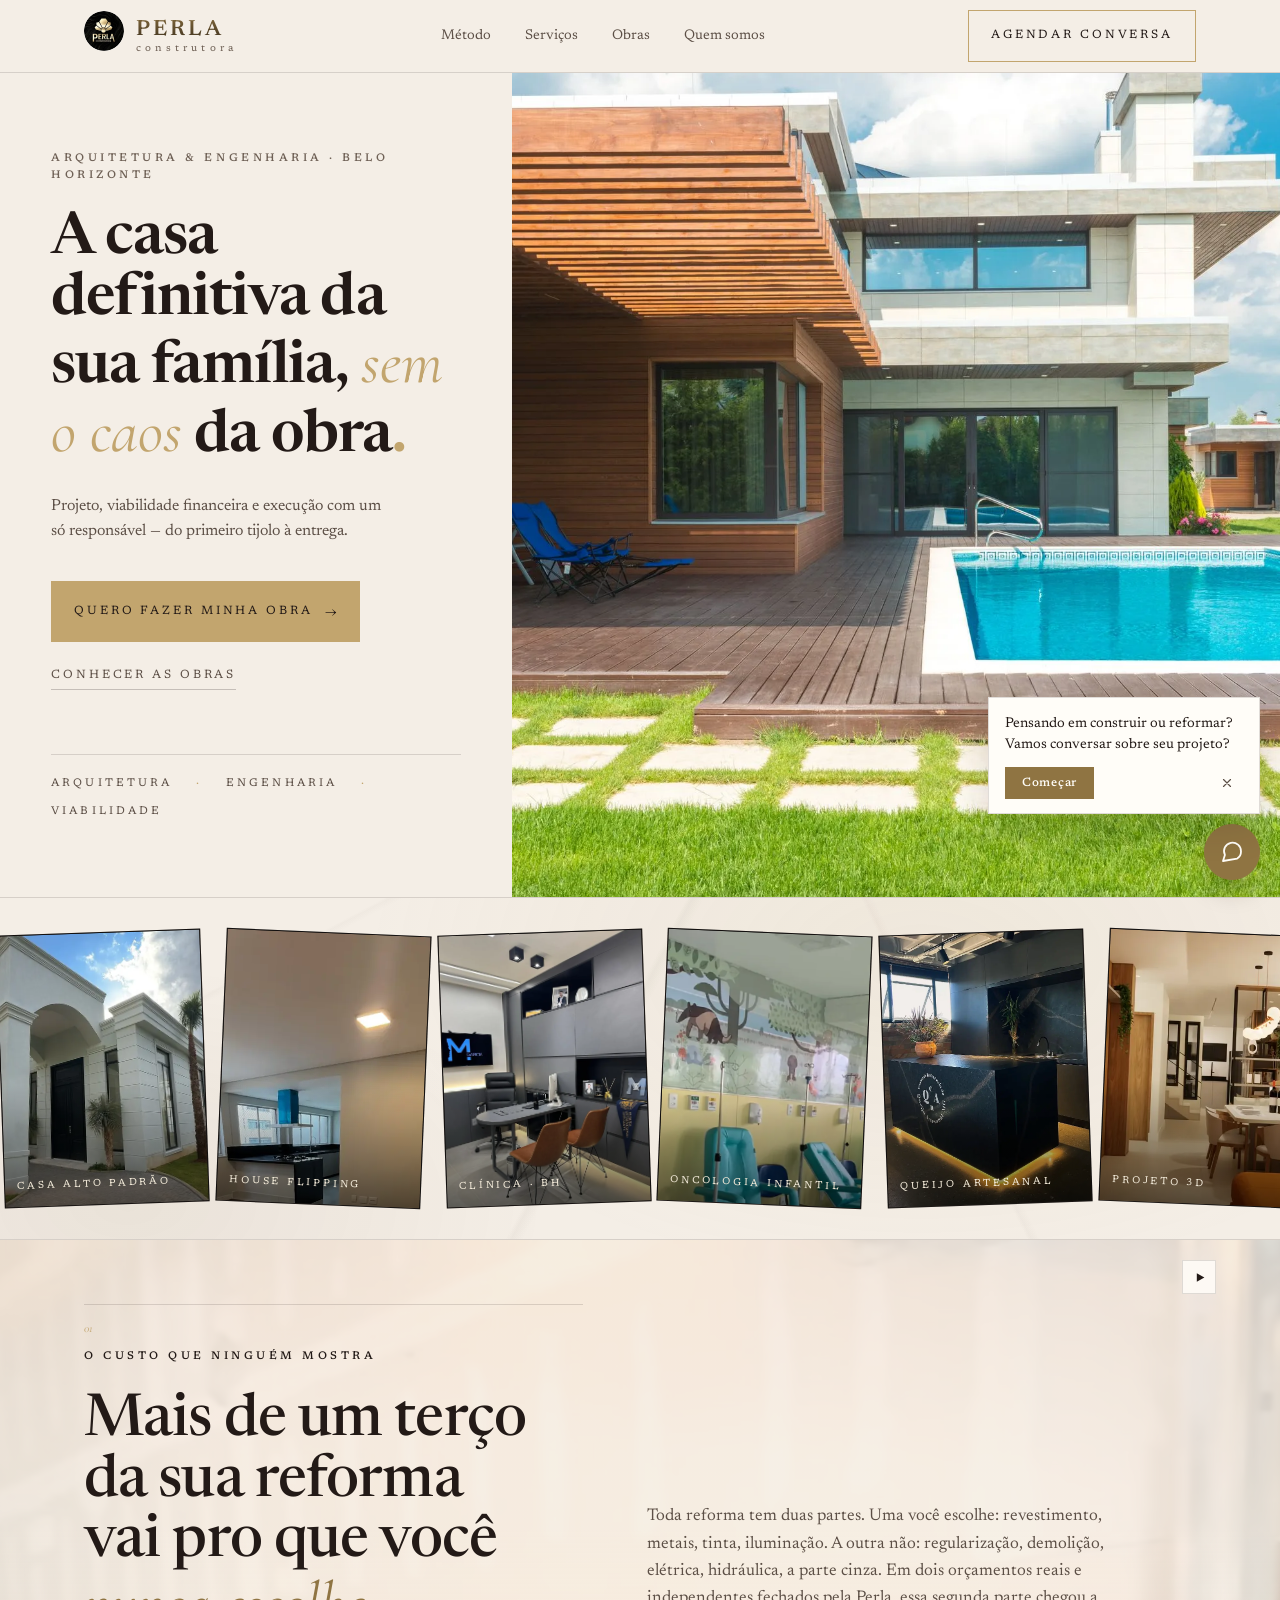
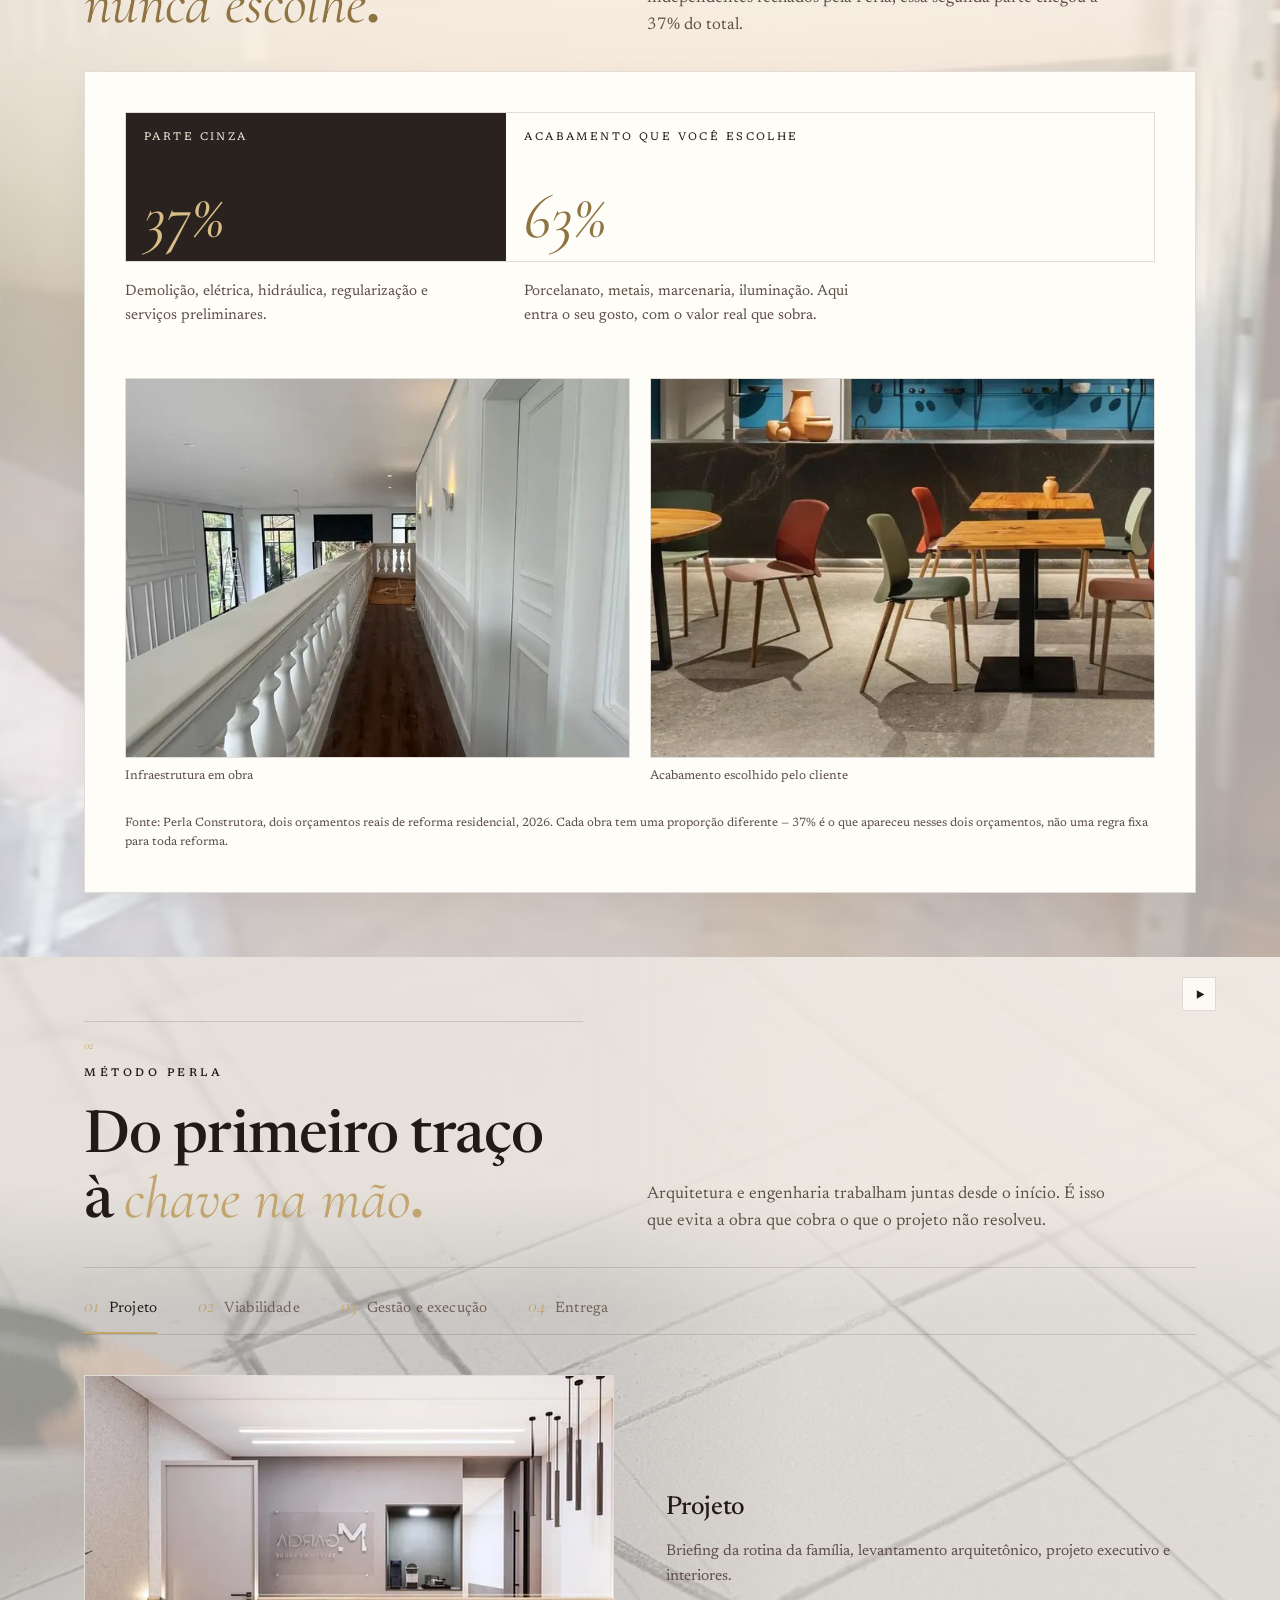
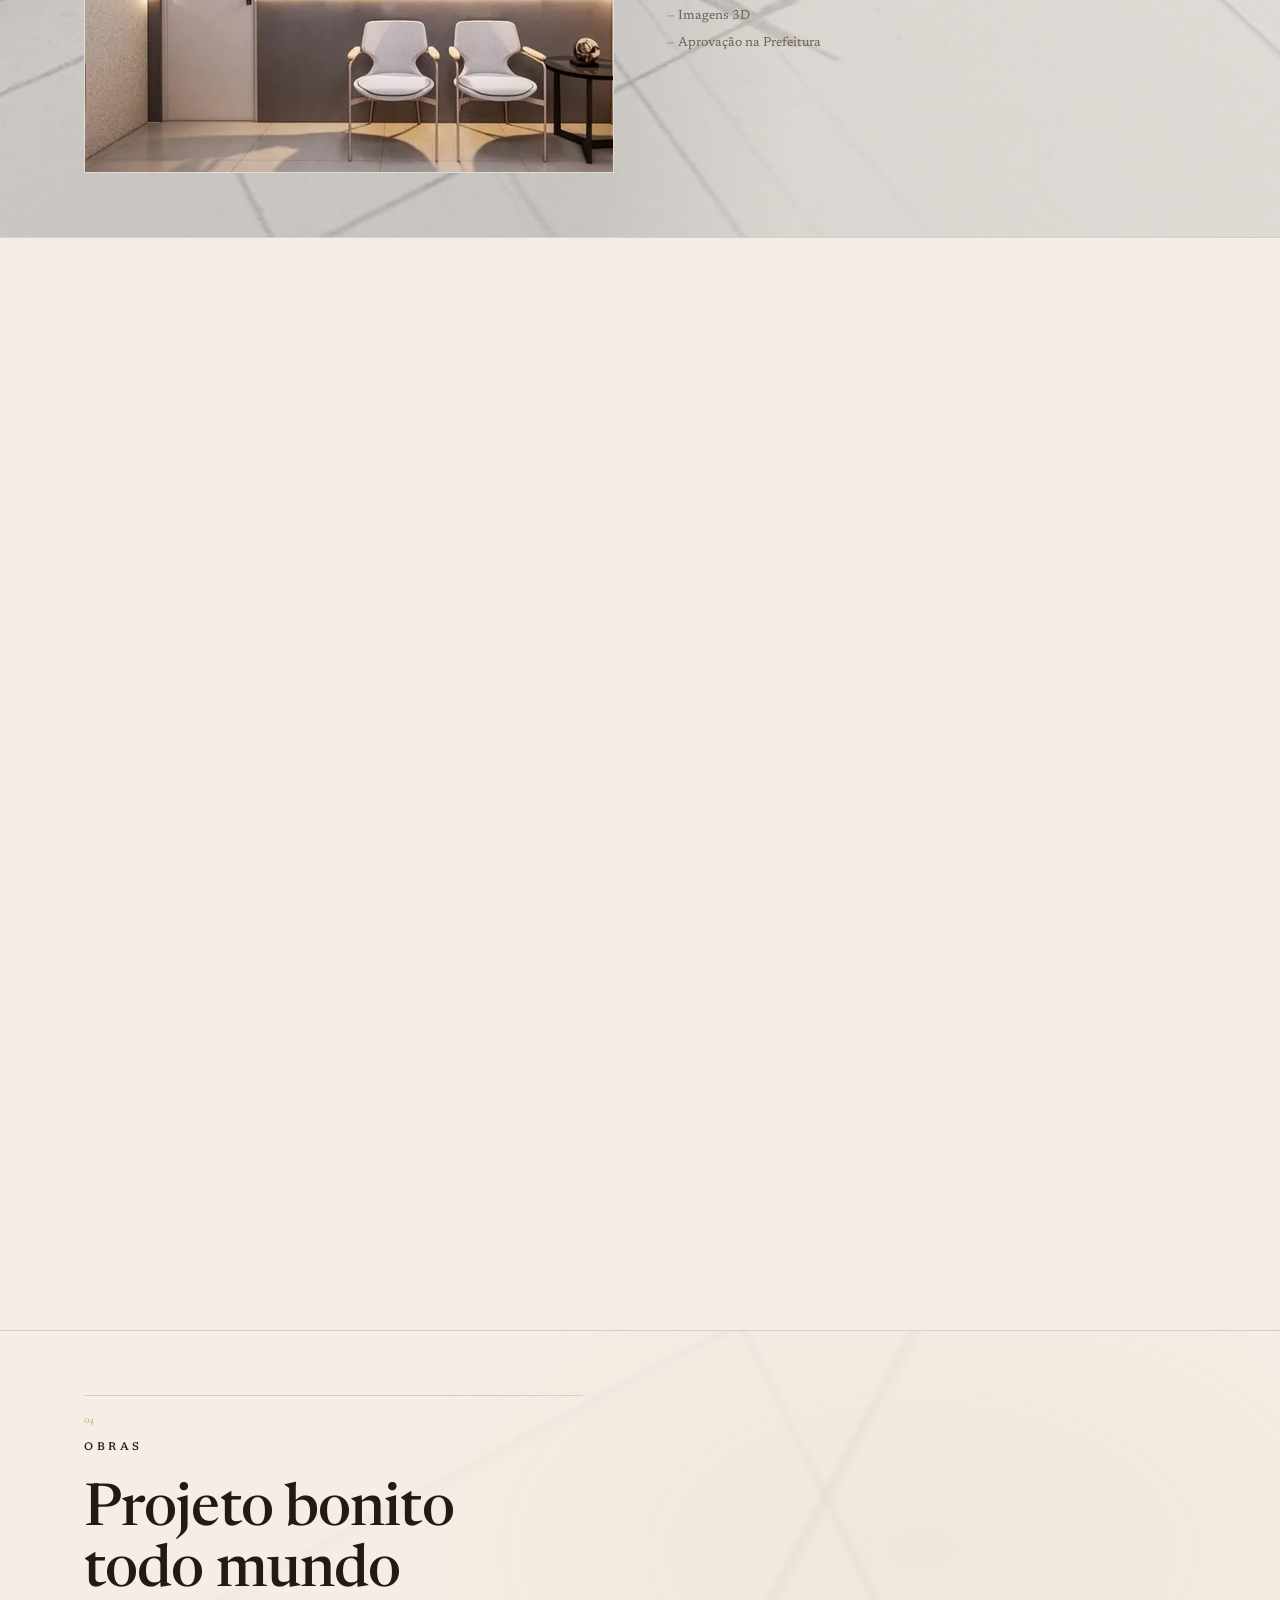
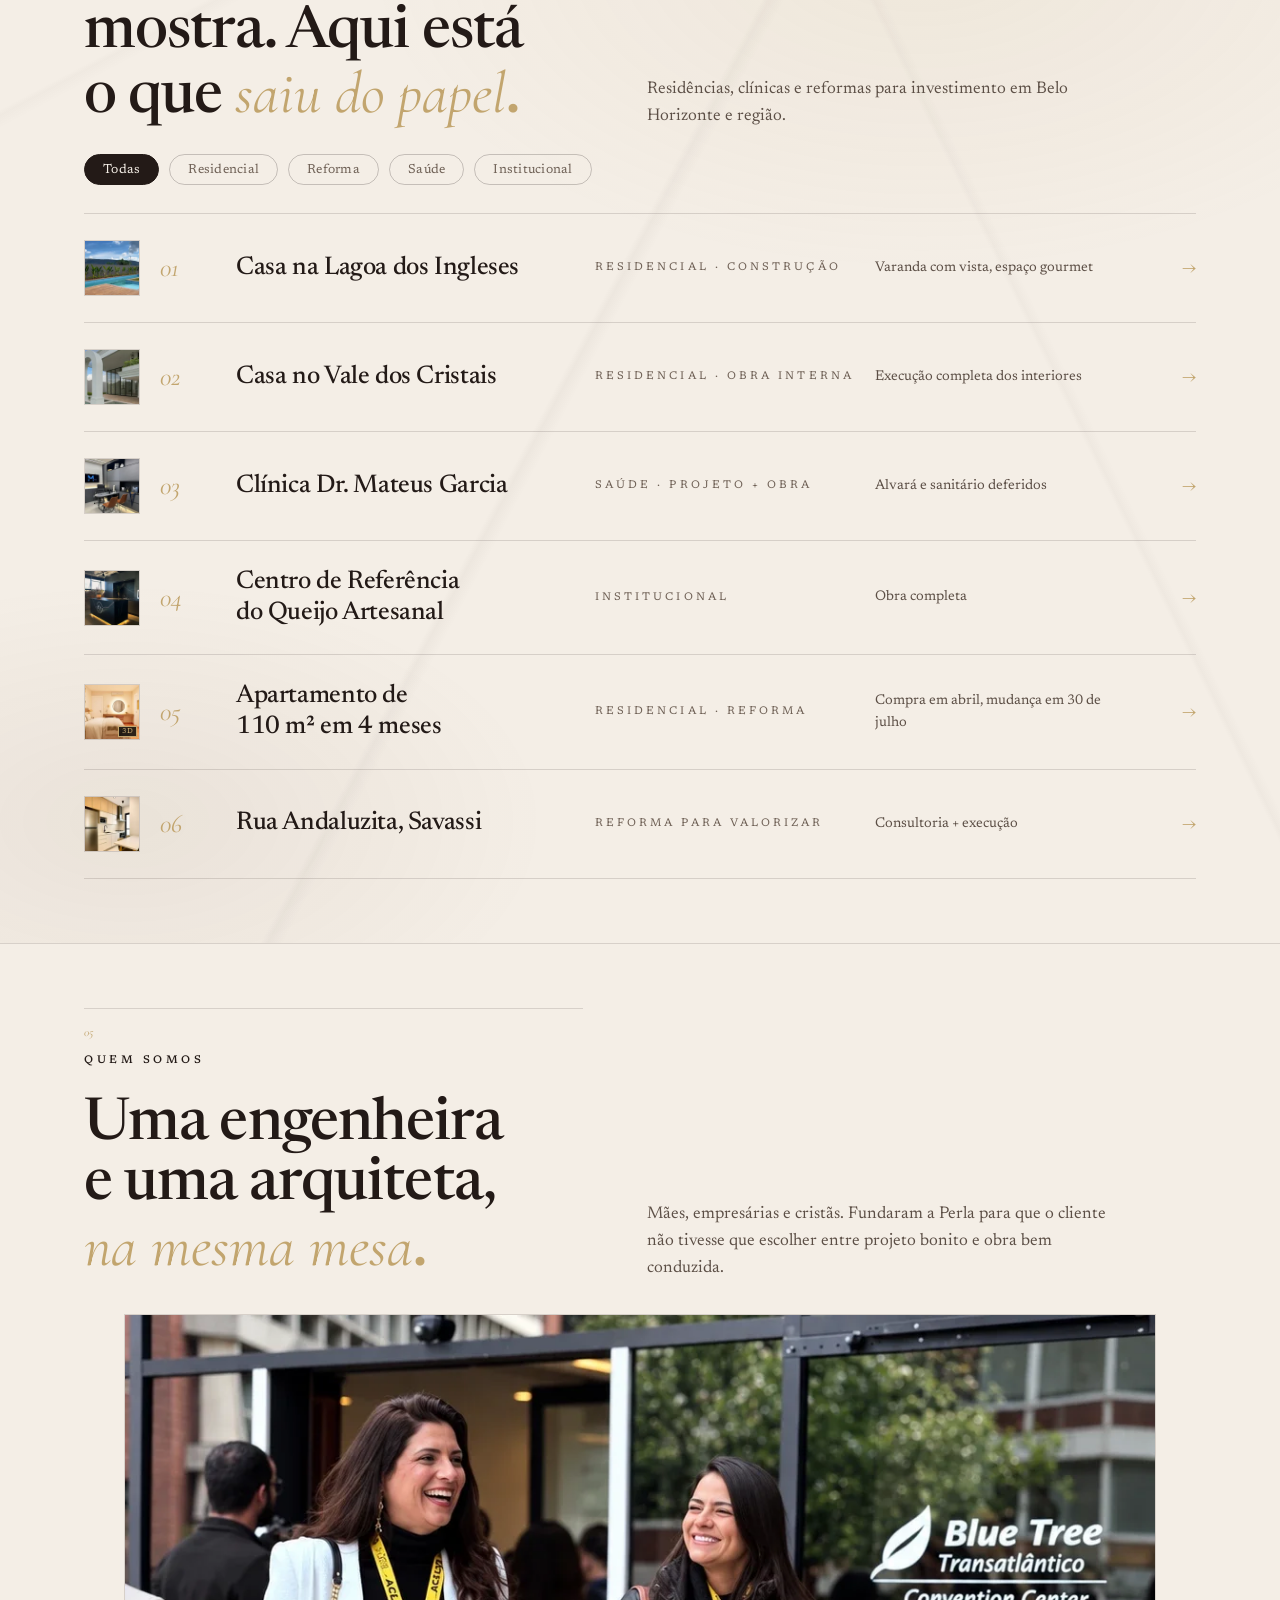
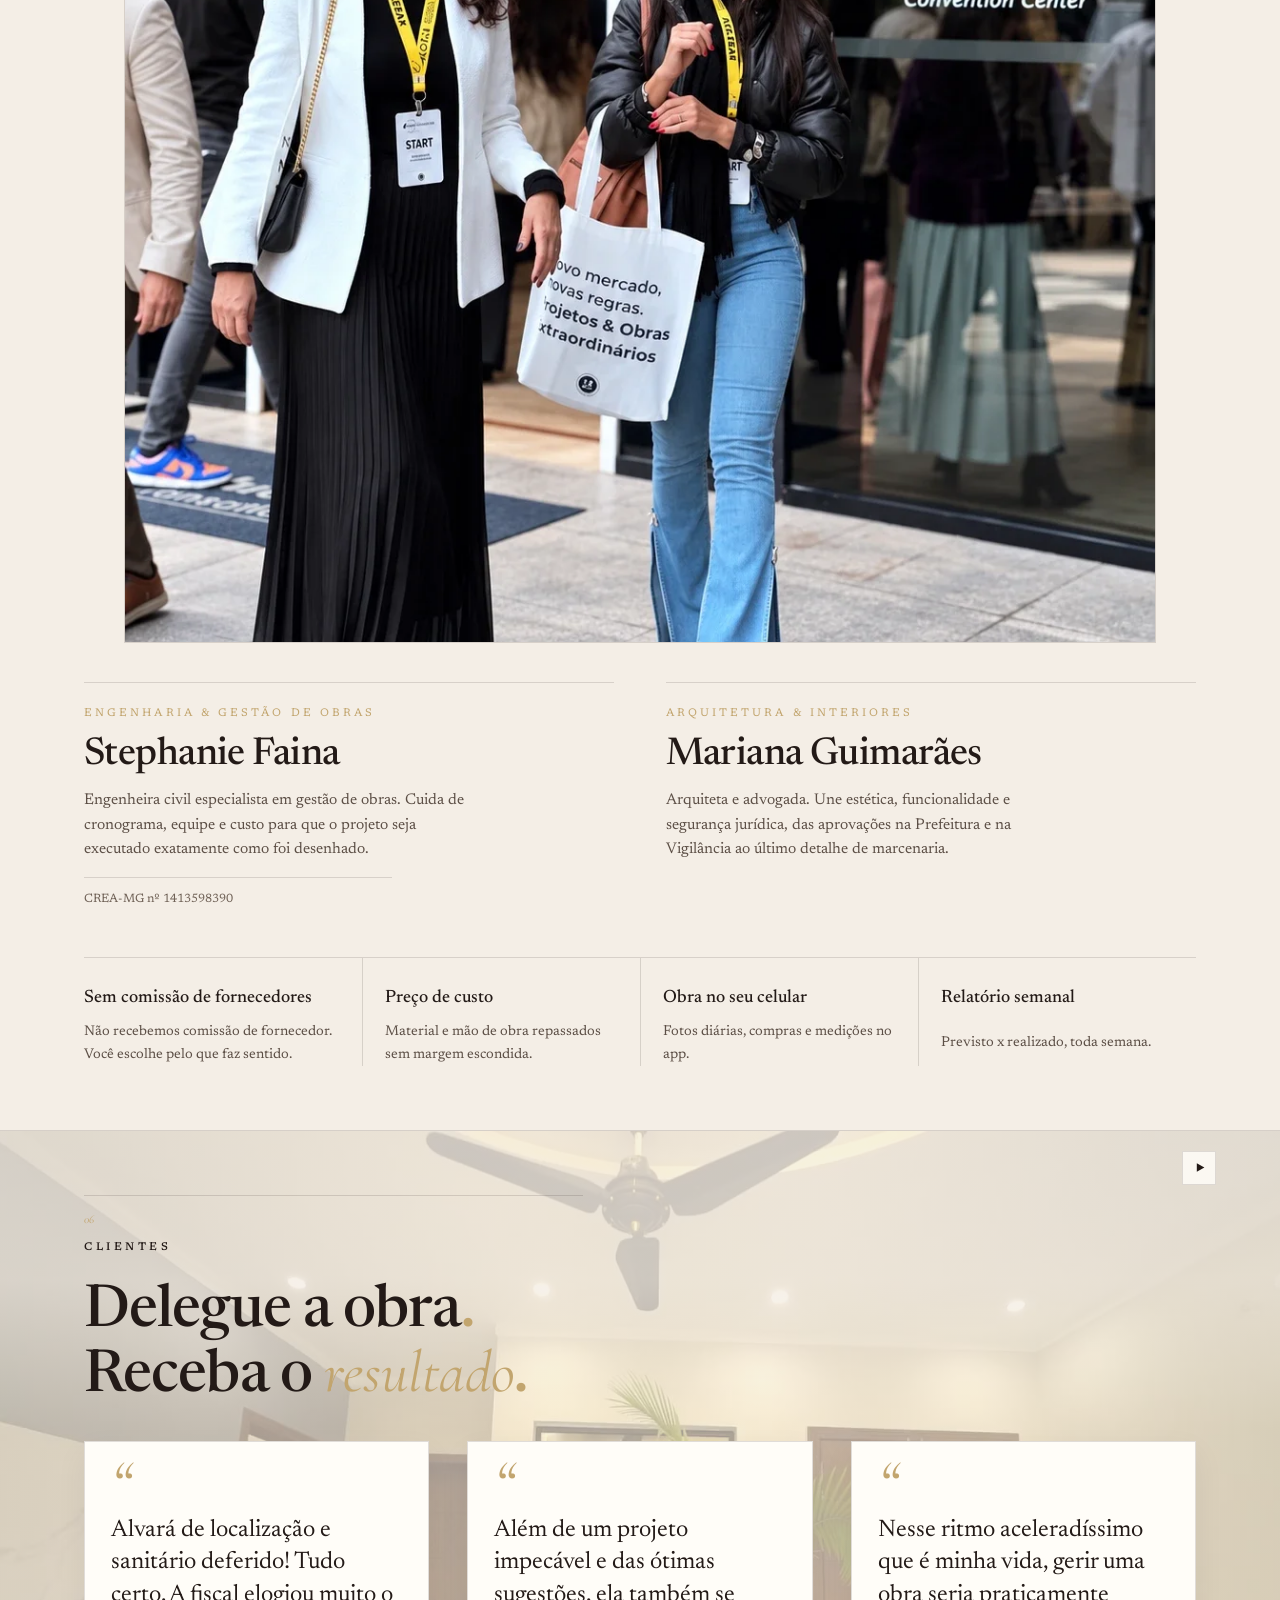
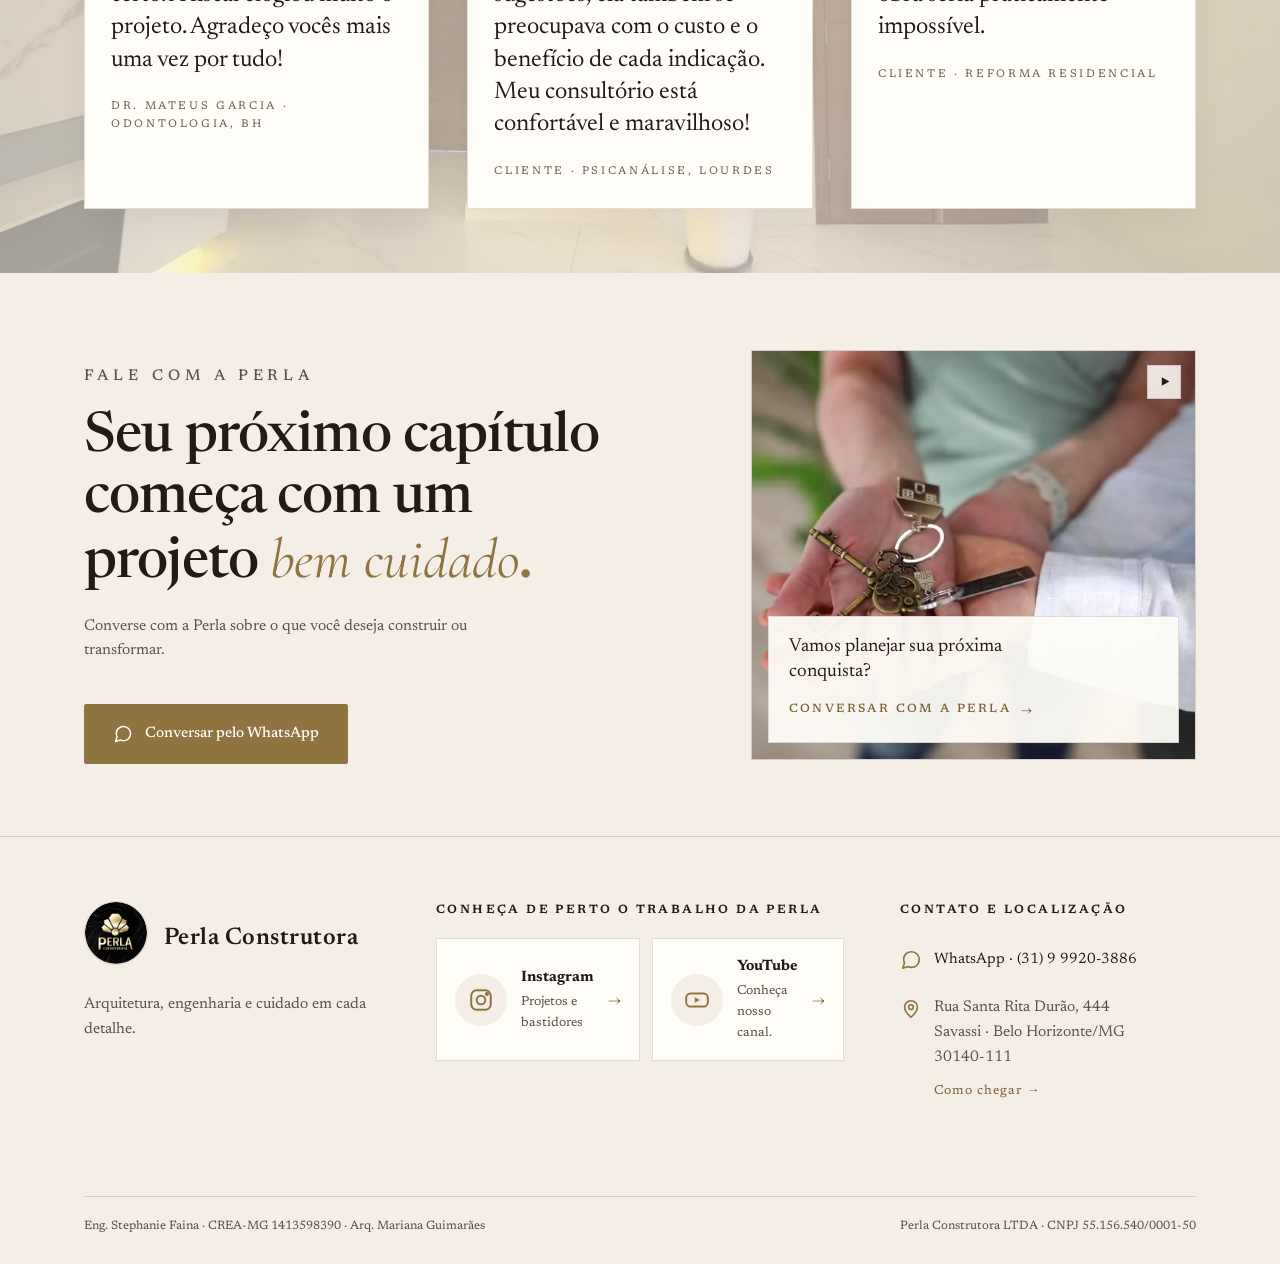
<file: index.html>
<!doctype html>
<html lang="pt-BR">
<head>
<meta charset="utf-8">
<meta name="viewport" content="width=device-width, initial-scale=1, viewport-fit=cover">
<meta name="robots" content="noindex, nofollow">
<title>Perla Construtora | Arquitetura, Engenharia e Reformas em Belo Horizonte</title>
<meta name="description" content="Projeto, viabilidade financeira e execução de obras e reformas em Belo Horizonte, com um só responsável. Arquitetura + Engenharia + Viabilidade, sem o caos da obra.">
<meta name="theme-color" content="#F4EEE6">
<meta property="og:type" content="website">
<meta property="og:locale" content="pt_BR">
<meta property="og:site_name" content="Perla Construtora">
<meta property="og:title" content="Perla Construtora | Arquitetura, Engenharia e Reformas em Belo Horizonte">
<meta property="og:description" content="Projeto, viabilidade financeira e execução de obras e reformas em Belo Horizonte, com um só responsável.">
<!-- TODO: og:image e og:url assim que houver domínio de publicação definido (logo já temos, em assets/img/brand/) -->
<link rel="icon" type="image/png" sizes="32x32" href="assets/img/brand/favicon-32.png">
<link rel="apple-touch-icon" sizes="180x180" href="assets/img/brand/favicon-180.png">
<link rel="preconnect" href="https://fonts.googleapis.com">
<link rel="preconnect" href="https://fonts.gstatic.com" crossorigin>
<link rel="stylesheet" href="https://fonts.googleapis.com/css2?family=Cormorant+Garamond:ital,wght@1,400;1,500&family=Newsreader:ital,opsz,wght@0,6..72,400;0,6..72,500;0,6..72,600;1,6..72,400&display=swap">
<style>
/* ============ SISTEMA PERLA · tokens ============ */
:root{
  color-scheme: light;
  /* Cor: 1 fundo, 1 tinta, 1 acento. Nada além disso.
     Tema claro (redesign 26/09) — os nomes --onix/--perola foram mantidos (evita reescrever
     centenas de regras), mas os VALORES viraram os do tema claro: --onix agora é o fundo marfim,
     --perola agora é o texto escuro principal. Ver comentário "AINDA ESCUROS" abaixo para os
     poucos componentes que continuam propositalmente escuros e usam cor literal, não o token. */
  --onix:#F4EEE6;          /* fundo — marfim (era #0E0D0C) */
  --onix-2:#FFFDF8;        /* superfície elevada — cards (era #141210) */
  --perola:#231A17;        /* tinta principal (era #EFE7D6) */
  --perola-2:#5C4F46;      /* texto secundário (era #B3A994) */
  --perola-3:#6F6156;      /* legendas, metadados — 5.18:1 sobre --onix (era #89806F) */
  --ouro:#C2A56E;          /* acento — ouro champanhe do logo (chapado), inalterado */
  --ouro-deep:#9C8A5E;     /* ouro em hover / filetes fortes, inalterado */
  --linha:rgba(35,26,23,.14);
  --linha-2:rgba(35,26,23,.22);
  /* AINDA ESCUROS DE PROPÓSITO (cor literal, não usam --perola/--onix): .nav-mobile (drawer),
     .photo span (legenda sobre foto, tem scrim próprio), .bar .a (bloco escuro dentro do #custo) */
  --escuro-fixo:#0E0D0C; --claro-fixo:#EFE7D6;
  /* Papel/tinta (mesmos tokens, agora iguais a --onix/--perola — mantidos para não quebrar quem
     já referenciava --papel/--tinta diretamente no rodapé/faixa de contato) */
  --papel:#F4EEE6; --tinta:#231A17; --tinta-2:#5C4F46; --linha-p:rgba(35,26,23,.14);
  --ouro-paper:#8F7442; --ouro-paper-texto:#7A6237; /* variante escurecida p/ texto pequeno (4.5:1 em --papel) */

  --display:"Newsreader", "Iowan Old Style", Georgia, serif;
  --num:"Cormorant Garamond", "Iowan Old Style", Georgia, serif;
  --gutter:clamp(20px,5vw,72px);
  --max:1240px;
  /* Escala tipográfica de apoio: consolida corpo secundário (era 15.5/15px espalhado) e meta/terciário (era 14.5/14px) */
  --fs-support:15.5px;
  --fs-meta:14px;
}
*{box-sizing:border-box}
html{scroll-behavior:smooth}
body{margin:0;background:var(--onix);color:var(--perola);font-family:var(--display);font-size:17px;line-height:1.6;-webkit-font-smoothing:antialiased;text-rendering:optimizeLegibility}
a{color:inherit;text-decoration:none}
p{margin:0}
h1,h2,h3{margin:0;font-weight:500;text-wrap:balance;letter-spacing:-.015em}
.shell{max-width:var(--max);margin:0 auto;padding-inline:var(--gutter)}
.label{font-size:11px;letter-spacing:.32em;text-transform:uppercase;color:var(--perola);font-weight:500}
.label.dim{color:var(--perola-3)}
.it{font-family:var(--num);font-style:italic;font-weight:400;color:var(--ouro);letter-spacing:0}
.dot{color:var(--ouro)}
:focus-visible{outline:1px solid var(--ouro);outline-offset:4px}

/* grão de mármore: textura sutil, não enfeite. Linhas viraram tom escuro (eram quase-brancas,
   pensadas pro mármore escuro original) para continuarem visíveis sobre o novo fundo marfim. */
.marble{position:relative;isolation:isolate}
.marble::before{content:"";position:absolute;inset:0;z-index:-1;pointer-events:none;
  background:
   radial-gradient(900px 520px at 72% 18%, rgba(194,165,110,.09), transparent 62%),
   radial-gradient(700px 400px at 10% 90%, rgba(107,74,44,.07), transparent 60%),
   linear-gradient(118deg, transparent 47%, rgba(35,26,23,.03) 47.4%, transparent 48.2%),
   linear-gradient(64deg, transparent 71%, rgba(35,26,23,.022) 71.3%, transparent 71.9%),
   linear-gradient(152deg, transparent 20%, rgba(35,26,23,.018) 20.3%, transparent 21%);}

/* ============ NAV ============ */
.nav{position:sticky;top:env(safe-area-inset-top,0px);z-index:10;background:rgba(244,238,230,.88);backdrop-filter:blur(10px);-webkit-backdrop-filter:blur(10px);border-bottom:1px solid var(--linha)}
.nav .shell{display:flex;align-items:center;justify-content:space-between;gap:24px;height:72px}
.wordmark{display:flex;align-items:center;gap:12px}
.wordmark img{width:40px;height:40px;border-radius:50%;flex:0 0 auto;object-fit:cover}
.wordmark .txt{display:grid;line-height:1;gap:3px}
.wordmark b{font-weight:600;font-size:22px;letter-spacing:.14em;background:linear-gradient(180deg,var(--ouro-paper-texto),#4A3B24 80%);-webkit-background-clip:text;background-clip:text;color:transparent}
.wordmark .sub{font-size:10px;letter-spacing:.42em;color:var(--perola-3);text-transform:lowercase}
.nav ul{display:flex;gap:34px;list-style:none;margin:0;padding:0;font-size:14px;color:var(--perola-2)}
.nav ul a{position:relative;transition:color .3s ease;padding-bottom:4px}
.nav ul a:hover{color:var(--perola)}
.nav ul a.is-active{color:var(--perola)}
.nav ul a.is-active::after{content:"";position:absolute;left:0;right:0;bottom:0;height:1px;background:var(--ouro)}
@media (prefers-reduced-motion:reduce){.nav ul a{transition:none}}
.btn{display:inline-flex;align-items:center;gap:12px;font-size:12px;letter-spacing:.24em;text-transform:uppercase;padding:15px 22px;border:1px solid var(--ouro);color:var(--perola);transition:background .35s ease,color .35s ease}
.btn:hover{background:var(--ouro);color:var(--tinta)}
.btn.solid{background:var(--ouro);color:var(--tinta)}
.btn.solid:hover{background:var(--tinta);color:var(--papel)}
.btn .arr{font-family:var(--num);font-style:italic;font-size:18px;letter-spacing:0;text-transform:none}
.link{font-size:12px;letter-spacing:.24em;text-transform:uppercase;color:var(--perola-2);border-bottom:1px solid var(--linha-2);padding-bottom:4px;transition:color .3s ease,border-color .3s ease}
.link:hover{color:var(--perola);border-color:var(--ouro)}
/* Menu mobile: hamburger substitui o menu desktop e o CTA do topo abaixo de 900px — nada de nav "sumindo" sem alternativa */
.nav-burger{display:none;flex-direction:column;justify-content:center;align-items:center;gap:5px;width:40px;height:40px;padding:0;margin:0;background:none;border:0;cursor:pointer;flex:0 0 auto}
.nav-burger span{display:block;width:20px;height:1.5px;background:var(--perola);transition:transform .3s cubic-bezier(.2,.7,.1,1),opacity .25s ease}
.nav-burger[aria-expanded="true"] span:nth-child(1){transform:translateY(6.5px) rotate(45deg)}
.nav-burger[aria-expanded="true"] span:nth-child(2){opacity:0}
.nav-burger[aria-expanded="true"] span:nth-child(3){transform:translateY(-6.5px) rotate(-45deg)}
.nav-mobile{display:none;position:fixed;left:0;right:0;top:73px;bottom:0;z-index:9;background:rgba(14,13,12,.98);backdrop-filter:blur(14px);-webkit-backdrop-filter:blur(14px);padding:8px var(--gutter) 32px;overflow-y:auto}
.nav-mobile.open{display:block}
.nav-mobile ul{display:block;list-style:none;margin:0;padding:0}
.nav-mobile li{border-bottom:1px solid var(--linha)}
.nav-mobile ul a{display:block;padding:20px 2px;font-family:var(--display);font-size:clamp(22px,6vw,28px);color:var(--claro-fixo)}
.nav-mobile .btn{margin-top:28px;justify-content:center;width:100%}
body.nav-open{overflow:hidden}
@media (max-width:900px){.nav>.shell>ul,.nav>.shell>.btn{display:none}.nav-burger{display:flex}}
@media (max-width:480px){.nav .btn{padding:11px 14px;font-size:10px;letter-spacing:.18em}}

/* ============ HERO (split claro — redesign 26/09) ============
   Painel de texto em marfim à esquerda (~40%) + fotografia grande à direita (~60%), sem escurecimento
   nem overlay sobre a foto — luminosidade e cores naturais preservadas, como pedido. Empilha no
   celular: texto primeiro, depois a foto, sem cortes de enquadramento (object-fit:cover só ajusta
   pelas bordas, nunca corta o centro do assunto). */
.hero-split{display:grid;grid-template-columns:minmax(340px,40%) 1fr;min-height:min(86vh,720px)}
.hero-texto{display:flex;flex-direction:column;justify-content:center;padding:clamp(48px,6vw,88px) clamp(28px,4vw,64px)}
.hero h1{font-size:clamp(38px,4.6vw,68px);line-height:1.04;font-weight:600;margin-top:24px}
.hero h1 .it{font-size:1.05em}
.hero .lede{font-size:clamp(16px,1.2vw,18px);color:var(--perola-2);max-width:38ch;margin-top:26px;line-height:1.6}
.hero .ctas{display:flex;flex-wrap:wrap;align-items:center;gap:24px;margin-top:36px}
.trio{display:flex;flex-wrap:wrap;gap:10px 24px;margin-top:clamp(40px,5vw,64px);padding-top:20px;border-top:1px solid var(--linha);font-size:11px;letter-spacing:.28em;text-transform:uppercase;color:var(--perola-2)}
.trio span:not(:last-child)::after{content:"·";margin-left:24px;color:var(--ouro)}
.hero-foto{position:relative;overflow:hidden;background:var(--onix-2)}
.hero-foto picture{position:absolute;inset:0;display:block}
.hero-foto img{width:100%;height:100%;object-fit:cover;display:block}
@media (max-width:900px){
  .hero-split{grid-template-columns:1fr;min-height:auto}
  .hero-foto{aspect-ratio:4/3;order:2}
  .hero-texto{order:1;padding-bottom:24px}
}
/* Espaçamento comprimido só no celular — a foto precisa aparecer bem mais cedo (era só depois de
   toda a rolagem do texto). Reduz as margens entre título/descrição/CTAs/tags, sem mudar desktop. */
@media (max-width:600px){
  .hero h1{margin-top:16px}
  .hero .lede{margin-top:14px}
  .hero .ctas{margin-top:20px;gap:14px}
  .trio{margin-top:20px;padding-top:14px}
}

/* ============ SEÇÕES ============ */
/* Ritmo vertical (ajuste 26/09p): 48–64px de padding por seção no desktop, 32–40px no mobile —
   evita somar o fim de uma seção com o começo da próxima e formar vãos de 200px+. Capa (.hero-*)
   e o cartão de vídeo do contato ficam fora desta regra, com espaçamento próprio preservado. */
section{padding-block:clamp(48px,6vw,64px)}
section[id]{scroll-margin-top:88px}
@media (max-width:600px){section{padding-block:clamp(32px,8vw,40px)}}
.sec-head{display:grid;grid-template-columns:minmax(0,1fr) minmax(0,1.1fr);gap:clamp(20px,5vw,64px);align-items:end;margin-bottom:clamp(24px,3vw,32px)}
.sec-head .tag{display:grid;gap:10px;border-top:1px solid var(--linha);padding-top:14px}
.sec-head .tag i{font-family:var(--num);font-size:12px;color:var(--ouro)}
.sec-head h2{font-size:clamp(34px,4.6vw,64px);line-height:1.03;margin-top:26px}
.sec-head p{color:var(--perola-2);max-width:46ch}
@media (max-width:820px){.sec-head{grid-template-columns:1fr}}

/* Foto real dentro de .photo: preenche o quadro, legenda sobreposta com gradiente de leitura */
.photo{position:relative;background:linear-gradient(160deg,#1c1916,#0f0e0d 70%);border:1px solid var(--linha);overflow:hidden;display:flex;align-items:flex-end;padding:18px}
.photo::after{content:"";position:absolute;inset:0;background:linear-gradient(180deg,transparent 55%,rgba(0,0,0,.55) 100%);pointer-events:none}
.photo img{position:absolute;inset:0;width:100%;height:100%;object-fit:cover;display:block}
.photo span{position:relative;z-index:1;font-size:10px;letter-spacing:.28em;text-transform:uppercase;color:var(--claro-fixo)}

/* Fita de obras: rolagem contínua em CSS puro (sem lib), pausa no hover, some sob prefers-reduced-motion */
.marquee-strip{border-top:1px solid var(--linha);border-bottom:1px solid var(--linha);overflow:hidden;padding-block:clamp(22px,3vw,34px)}
.marquee-track{display:flex;gap:16px;width:max-content}
.marquee-track .photo{flex:0 0 auto;width:clamp(150px,16vw,210px);aspect-ratio:3/4;padding:12px}
.marquee-track .photo:nth-child(odd){transform:rotate(-2deg)}
.marquee-track .photo:nth-child(even){transform:rotate(2.4deg)}
@media (prefers-reduced-motion:no-preference){
  .marquee-track{animation:marquee-scroll 46s linear infinite}
  .marquee-strip:hover .marquee-track,.marquee-strip:focus-within .marquee-track{animation-play-state:paused}
  @keyframes marquee-scroll{from{transform:translateX(0)}to{transform:translateX(-50%)}}
}
@media (prefers-reduced-motion:reduce){.marquee-strip{overflow-x:auto}}

/* ============ VÍDEOS DE FUNDO (decorativos, ilustrativos) ============
   Usados em #custo, #metodo, #depoimentos (véu marfim entre vídeo e conteúdo) e no cartão do
   contato (sem véu — é a peça "vitrine" do cartão). O elemento de vídeo só ganha `src` via JS
   quando a seção fica perto da área visível e o usuário não pediu movimento reduzido (ver o script
   de vídeos de fundo, no fim da página); sem isso (JS desligado, rede lenta, prefers-reduced-motion,
   ou falha de reprodução), fica
   só o poster/imagem estática — nunca uma tela em branco. Textos, legendas e botões continuam
   elementos reais do HTML por cima; nada é gravado dentro do vídeo. */
.sec-video{position:relative;isolation:isolate}
.sec-video.marble::before{content:none}
.bgvideo{position:absolute;inset:0;z-index:-2;overflow:hidden;background-size:cover;background-position:center;background-repeat:no-repeat}
.bgvideo-el{position:absolute;inset:0;width:100%;height:100%;object-fit:cover}
.bgvideo-failed .bgvideo-el{display:none}
.bgvideo-scrim{position:absolute;inset:0;z-index:-1;background:rgba(244,238,230,.68)}
/* Véu por seção, em degradê: mais sólido só na faixa onde o texto corrido (sem cartão próprio)
   fica exposto direto sobre o vídeo; no resto da seção (molduras, vãos, atrás dos cartões que já
   são opacos por conta própria) o véu cai para a faixa 60–70% pedida, deixando cena e movimento
   reconhecíveis. Números/gráfico (#custo .split) e depoimentos (.quotes figure) continuam com
   superfície 100% opaca própria — não dependem deste véu para contraste. */
#custo .bgvideo-scrim{background:linear-gradient(180deg,rgba(244,238,230,.82) 0%,rgba(244,238,230,.82) 22%,rgba(244,238,230,.62) 42%,rgba(244,238,230,.62) 100%)}
#depoimentos .bgvideo-scrim{background:linear-gradient(180deg,rgba(244,238,230,.82) 0%,rgba(244,238,230,.82) 20%,rgba(244,238,230,.64) 40%,rgba(244,238,230,.64) 100%)}
/* #metodo tem texto exposto na faixa de cima (título+abas) E na coluna direita de cada etapa
   (a foto real, já opaca, ocupa a esquerda) — por isso o véu combina duas camadas: um reforço só
   no topo (título/abas) com um degradê horizontal permanente (mais leve perto da foto, mais
   sólido do lado do texto). */
#metodo .bgvideo-scrim{background:
  linear-gradient(180deg,rgba(244,238,230,.66) 0%,rgba(244,238,230,.66) 26%,rgba(244,238,230,0) 40%),
  linear-gradient(90deg,rgba(244,238,230,.6) 0%,rgba(244,238,230,.6) 46%,rgba(244,238,230,.76) 62%,rgba(244,238,230,.76) 100%)}
.bgvideo-controls{position:absolute;top:20px;right:var(--gutter);z-index:2;display:flex;align-items:center;gap:10px}
.bgvideo-toggle{appearance:none;cursor:pointer;flex:0 0 auto;width:34px;height:34px;display:flex;align-items:center;justify-content:center;background:rgba(255,253,248,.85);border:1px solid var(--linha-p);color:var(--tinta);transition:border-color .2s ease,background-color .2s ease}
.bgvideo-toggle:hover{border-color:var(--ouro-paper)}
.bgvideo-toggle:focus-visible{outline:1px solid var(--ouro);outline-offset:3px}
.bgvideo-toggle svg{width:13px;height:13px}
.bgvideo-toggle .ico-play{display:none}
.bgvideo-toggle[aria-pressed="true"] .ico-play{display:block}
.bgvideo-toggle[aria-pressed="true"] .ico-pause{display:none}
@media (max-width:640px){.bgvideo-controls{right:20px;top:16px}}

/* ============ O CUSTO (seção clara) ============ */
.paper{background:var(--papel);color:var(--tinta)}
.paper .sec-head .tag{border-color:var(--linha-p)}
.paper .label{color:var(--tinta)}
.paper .label.dim,.paper .sec-head p{color:var(--tinta-2)}
.paper .it{color:var(--ouro-paper)}
.paper h2{color:var(--tinta)}
.paper .dot{color:var(--ouro-paper)}
.split{display:grid;gap:18px}
/* Com o vídeo de fundo, o gráfico/números/legendas ganham uma superfície opaca própria (cartão
   marfim) — o véu do vídeo cobre só a área ao redor, nunca esse bloco. */
.sec-video .split{background:var(--onix-2);border:1px solid var(--linha-p);padding:clamp(22px,4vw,40px);box-shadow:0 14px 34px rgba(35,26,23,.06)}
.bar{display:grid;grid-template-columns:37fr 63fr;height:clamp(96px,12vw,150px);border:1px solid var(--linha-p)}
.bar div{display:flex;flex-direction:column;justify-content:space-between;padding:16px 18px}
.bar .a{background:#2A221E;color:var(--claro-fixo)}
.bar .b{background:transparent}
.bar b{font-family:var(--num);font-style:italic;font-weight:400;font-size:clamp(40px,5vw,64px);line-height:.9}
.bar .a b{color:#D8BD86}
.bar .b b{color:var(--ouro-paper)}
.bar small{font-size:11px;letter-spacing:.22em;text-transform:uppercase}
.bar-legend{display:grid;grid-template-columns:37fr 63fr;gap:0;font-size:15px;color:var(--tinta-2)}
.bar-legend p{padding-right:18px;max-width:40ch}
.bar-legend p+p{padding-left:18px}
.src{font-size:12px;color:var(--tinta-2);margin-top:10px}
.custo-fotos{display:grid;grid-template-columns:1fr 1fr;gap:20px;margin-top:32px}
.custo-fotos figure{margin:0}
.custo-fotos img{width:100%;height:auto;display:block;border:1px solid var(--linha-p)}
.custo-fotos figcaption{margin-top:8px;font-size:12.5px;color:var(--tinta-2)}
@media (max-width:640px){.bar-legend{grid-template-columns:1fr;gap:12px}.bar-legend p+p{padding-left:0}.custo-fotos{grid-template-columns:1fr}}
.bar div{transition:background-color .5s ease}
.bar:hover .a{background-color:#332921}

/* ============ MÉTODO ============ */
.metodo-tabs{border-top:1px solid var(--linha);padding-top:8px}
.metodo-nav{display:flex;flex-wrap:wrap;border-bottom:1px solid var(--linha);margin-bottom:40px}
.metodo-tab{appearance:none;background:none;border:none;border-bottom:2px solid transparent;cursor:pointer;display:flex;align-items:baseline;gap:10px;padding:18px 0 14px;margin-right:clamp(20px,3.2vw,44px);font-family:inherit;color:var(--perola-3);transition:color .3s ease,border-color .3s ease}
.metodo-tab i{font-family:var(--num);font-style:italic;font-size:20px;color:var(--ouro)}
.metodo-tab span{font-size:15px;letter-spacing:.01em}
.metodo-tab:hover{color:var(--perola)}
.metodo-tab:focus-visible{outline:2px solid var(--ouro);outline-offset:4px}
.metodo-tab.is-active{color:var(--perola);border-bottom-color:var(--ouro)}
.metodo-painel{display:grid;grid-template-columns:minmax(0,1fr) minmax(0,1fr);gap:clamp(28px,4vw,56px);align-items:center}
.metodo-painel[hidden]{display:none}
.metodo-foto{display:block;aspect-ratio:4/3;overflow:hidden;border:1px solid var(--linha);background:var(--onix-2)}
.metodo-foto img{width:100%;height:100%;object-fit:cover;display:block}
.metodo-foto-wide{aspect-ratio:37/5}
.metodo-texto h3{font-size:clamp(22px,2.2vw,26px);line-height:1.15;margin-bottom:16px}
.metodo-texto p{color:var(--perola-2);font-size:var(--fs-support)}
.metodo-texto ul{margin:16px 0 0;padding:0;list-style:none;display:grid;gap:6px;font-size:13px;color:var(--perola-3)}
.metodo-texto li::before{content:"— ";color:var(--ouro-deep)}
@media (max-width:760px){.metodo-nav{margin-bottom:28px}.metodo-tab{padding:12px 0 10px;margin-right:20px}.metodo-tab span{font-size:14px}.metodo-painel{grid-template-columns:1fr;gap:20px}}
@media (prefers-reduced-motion:reduce){.metodo-tab{transition:none}}

/* ============ SERVIÇOS ============ */
.doors{display:grid;grid-template-columns:repeat(3,minmax(0,1fr));gap:clamp(16px,2vw,28px)}
.door{display:grid;grid-template-rows:auto auto 1fr;gap:22px;border:1px solid var(--linha);padding:0 0 clamp(24px,2.6vw,36px);background:var(--onix-2);transition:border-color .4s ease}
.door:hover{border-color:var(--ouro-deep)}
.door .photo{aspect-ratio:4/3;width:100%;max-width:100%;border:0;border-bottom:1px solid var(--linha);overflow:hidden}
.door .photo img{transition:transform .6s cubic-bezier(.2,.7,.1,1)}
.door:hover .photo img{transform:scale(1.045)}
.door>div:not(.photo),.door>p{padding-inline:clamp(24px,2.6vw,36px)}
.door h3{font-size:clamp(24px,2.3vw,30px);line-height:1.1}
.door .arr{display:inline-block;font-family:var(--num);font-style:italic;color:var(--ouro);margin-left:8px;opacity:0;transform:translateX(-6px);transition:opacity .4s ease,transform .4s cubic-bezier(.2,.7,.1,1)}
.door:hover .arr{opacity:1;transform:translateX(0)}
.door p{color:var(--perola-2);font-size:var(--fs-support)}
.door .for{font-size:11px;letter-spacing:.28em;text-transform:uppercase;color:var(--perola-3)}
.niche{margin-top:clamp(16px,2vw,28px);display:grid;grid-template-columns:auto auto 1fr auto;gap:clamp(20px,3vw,40px);align-items:center;border:1px solid var(--linha);padding:clamp(24px,2.6vw,36px);transition:border-color .4s ease}
.niche:hover{border-color:var(--ouro-deep)}
.niche .foto{width:88px;height:88px;flex:0 0 auto;border:1px solid var(--linha);overflow:hidden}
.niche .foto img{width:100%;height:100%;object-fit:cover;display:block}
.niche .it{font-size:clamp(44px,4.4vw,60px);line-height:.8}
.niche h3{font-size:clamp(22px,2.2vw,26px)}
.niche p{color:var(--perola-2);font-size:var(--fs-support);max-width:60ch;margin-top:6px}
@media (max-width:900px){.doors{grid-template-columns:1fr}.niche{grid-template-columns:auto 1fr;grid-template-areas:"foto num" "texto texto" "link link"}.niche .foto{grid-area:foto}.niche .it{grid-area:num}.niche>div{grid-area:texto}.niche .link{grid-area:link;margin-top:12px}}

/* ============ OBRAS ============ */
.filtros{display:flex;flex-wrap:wrap;gap:10px;margin:-8px 0 28px}
.filtro{appearance:none;background:none;cursor:pointer;font-family:inherit;font-size:13px;letter-spacing:.02em;color:var(--perola-3);border:1px solid var(--linha-2);border-radius:999px;padding:8px 18px;transition:color .25s ease,border-color .25s ease,background-color .25s ease}
.filtro:hover{color:var(--perola);border-color:var(--perola-3)}
.filtro:focus-visible{outline:2px solid var(--ouro);outline-offset:2px}
.filtro.is-active{color:var(--onix);background:var(--perola);border-color:var(--perola)}
.filtros-vazio{color:var(--perola-3);font-size:14px;padding:18px 0;margin:0}
.works li[hidden]{display:none}
.works{list-style:none;margin:0;padding:0;border-top:1px solid var(--linha)}
.works li{border-bottom:1px solid var(--linha)}
.works a{display:grid;grid-template-columns:56px 56px minmax(0,1.3fr) minmax(0,1fr) minmax(0,1fr) 40px;gap:20px;align-items:center;padding:26px 0;transition:padding .35s ease}
.works a:hover{padding-left:10px}
.works .thumb{width:56px;height:56px;overflow:hidden;flex:0 0 auto;border:1px solid var(--linha);position:relative}
.works .thumb img{width:100%;height:100%;object-fit:cover;display:block;transition:transform .5s cubic-bezier(.2,.7,.1,1)}
.works a:hover .thumb img{transform:scale(1.08)}
.works .thumb .selo-3d-mini{position:absolute;bottom:2px;right:2px;background:rgba(14,13,12,.86);border:1px solid var(--ouro);color:var(--ouro);font-size:7px;letter-spacing:.06em;padding:1px 3px;line-height:1}
.works .n{font-family:var(--num);font-style:italic;color:var(--ouro);font-size:26px;transition:color .35s ease}
.works a:hover .n{color:var(--perola)}
.works h3{font-size:clamp(20px,2vw,26px);line-height:1.2}
.works .t{font-size:11px;letter-spacing:.28em;text-transform:uppercase;color:var(--perola-3)}
.works .d{font-size:var(--fs-meta);color:var(--perola-2)}
.works .go{font-family:var(--num);font-style:italic;color:var(--ouro);font-size:22px;text-align:right;display:inline-block;transition:transform .35s cubic-bezier(.2,.7,.1,1)}
.works a:hover .go{transform:translateX(5px)}
@media (max-width:820px){
  .works a{grid-template-columns:56px 40px 1fr;row-gap:6px}
  .works .thumb{grid-row:1/4}
  .works .n{grid-column:2;grid-row:1}
  .works h3{grid-column:3;grid-row:1}
  .works .t{grid-column:3;grid-row:2}
  .works .d{grid-column:3;grid-row:3}
  .works .go{display:none}
}

/* ============ SÓCIAS ============ */
.duo-photo{margin-bottom:clamp(24px,3vw,40px);border:1px solid var(--linha);overflow:hidden}
.duo-photo img{width:100%;height:auto;display:block;aspect-ratio:1080/972;object-fit:cover}
.duo{display:grid;grid-template-columns:repeat(2,minmax(0,1fr));gap:clamp(24px,4vw,64px)}
.person{display:grid;gap:14px;align-content:start;border-top:1px solid var(--linha);padding-top:22px}
.person h3{font-size:clamp(28px,3vw,40px);line-height:1}
.person .role{font-size:11px;letter-spacing:.28em;text-transform:uppercase;color:var(--ouro)}
.person p{color:var(--perola-2);font-size:var(--fs-support);max-width:44ch}
.person .reg{font-size:12px;color:var(--perola-3);border-top:1px solid var(--linha);padding-top:12px}
.values{display:grid;grid-template-columns:repeat(4,minmax(0,1fr));gap:0;margin-top:clamp(32px,4vw,48px);border-top:1px solid var(--linha)}
.values div{padding:26px 22px 0 0;display:grid;gap:8px}
.values div+div{padding-left:22px;border-left:1px solid var(--linha)}
.values b{font-weight:500;font-size:18px;position:relative;display:inline-block}
.values b::after{content:"";position:absolute;left:0;right:0;bottom:-3px;height:1px;background:var(--ouro);transform:scaleX(0);transform-origin:left;transition:transform .4s cubic-bezier(.2,.7,.1,1)}
.values div:hover b::after{transform:scaleX(1)}
.values span{font-size:var(--fs-meta);color:var(--perola-2)}
@media (max-width:820px){.duo{grid-template-columns:1fr}.values{grid-template-columns:1fr 1fr;row-gap:28px}.values div:nth-child(3){border-left:0;padding-left:0}}
@media (max-width:480px){.values{grid-template-columns:1fr;row-gap:24px}.values div{border-left:0!important;padding-left:0!important}}

/* ============ DEPOIMENTOS ============ */
.quotes{display:grid;grid-template-columns:repeat(3,minmax(0,1fr));gap:clamp(24px,3vw,48px)}
/* Cartões claros e opacos — com o vídeo de fundo desta seção, o depoimento precisa continuar
   perfeitamente legível, nunca "flutuando" direto sobre a imagem em movimento. */
.quotes figure{margin:0;display:grid;gap:22px;align-content:start;background:var(--onix-2);border:1px solid var(--linha-p);padding:28px 26px;box-shadow:0 12px 30px rgba(35,26,23,.06);transition:border-color .4s ease,box-shadow .4s ease}
.quotes figure:hover{border-color:var(--ouro-deep);box-shadow:0 16px 36px rgba(35,26,23,.1)}
.quotes .mark{font-family:var(--num);font-style:italic;color:var(--ouro);font-size:64px;line-height:.4;height:22px;display:inline-block;transition:transform .4s cubic-bezier(.2,.7,.1,1)}
.quotes figure:hover .mark{transform:translateY(-3px)}
.quotes blockquote{margin:0;font-size:clamp(20px,1.9vw,24px);line-height:1.35;font-weight:400}
.quotes figcaption{font-size:11px;letter-spacing:.24em;text-transform:uppercase;color:var(--perola-3)}
@media (max-width:900px){.quotes{grid-template-columns:1fr}}

/* ============ FAIXA DE CONTATO + RODAPÉ (tema claro — Complemento 26/09) ============
   Só esta faixa final + rodapé passam para marfim/tinta/ouro-paper nesta entrega. O resto da
   página (hero, método, serviços, obras, quem somos) continua no tema escuro atual — migra
   numa entrega separada. Reaproveita os tokens --papel/--tinta/--tinta-2/--linha-p/--ouro-paper
   já oficiais da marca (mesmos da seção #custo), nada inventado. */
.cta-contato{text-align:left;padding-block:clamp(48px,6vw,72px)}
.cta-contato h2{font-size:clamp(32px,4.6vw,56px);line-height:1.08;max-width:16ch;color:var(--tinta)}
.cta-contato p{color:var(--tinta-2);max-width:48ch;margin-top:20px;font-size:var(--fs-support)}
.cta-contato .ctas{display:flex;flex-wrap:wrap;gap:20px;align-items:center;margin-top:40px}
.contato-grid{display:grid;grid-template-columns:1.15fr .85fr;gap:clamp(32px,5vw,64px);align-items:center}
@media (max-width:860px){.contato-grid{grid-template-columns:1fr}}
/* Cartão de vídeo ao lado do "Fale com a Perla" — só este retângulo, nunca o fundo da seção inteira
   nem atrás do texto/CTA à esquerda. Sem véu marfim (regra é só para as 3 seções acima): aqui o
   vídeo é a peça "vitrine" do cartão, e a legibilidade da chamada vem do painel opaco no rodapé
   do cartão, não de um véu por cima do vídeo inteiro. No mobile o cartão empilha logo abaixo do
   texto/botão (ver ordem no HTML), nunca lá embaixo da seção. */
.contato-video-card{position:relative;isolation:isolate;overflow:hidden;height:clamp(300px,32vw,420px);border:1px solid var(--linha-p)}
.contato-video-card .bgvideo-controls{top:14px;right:14px}
@media (max-width:860px){.contato-video-card{height:clamp(240px,60vw,320px)}}
.contato-video-copy{position:absolute;left:16px;right:16px;bottom:16px;z-index:1;display:grid;gap:10px;background:rgba(255,253,248,.94);border:1px solid var(--linha-p);padding:18px 20px;color:var(--tinta);transition:border-color .25s ease,background-color .25s ease}
.contato-video-copy:hover{border-color:var(--ouro-paper);background:#FFFDF8}
.contato-video-copy .pergunta{display:block;font-family:var(--display);font-size:clamp(16px,1.7vw,19px);line-height:1.3;max-width:26ch}
.contato-video-copy .cta{display:inline-flex;align-items:center;gap:10px;margin-top:2px;font-size:12px;letter-spacing:.2em;text-transform:uppercase;color:var(--ouro-paper-texto);font-weight:500}
.contato-video-copy .arr{font-family:var(--num);font-style:italic;font-size:17px;letter-spacing:0;text-transform:none;transition:transform .25s cubic-bezier(.2,.7,.1,1)}
.contato-video-copy:hover .arr{transform:translateX(4px)}
@media (prefers-reduced-motion:reduce){.contato-video-copy .arr{transition:none}.contato-video-copy:hover .arr{transform:none}}
.btn-contato{display:inline-flex;align-items:center;gap:12px;font-size:15px;font-weight:500;padding:17px 28px;min-height:44px;border-radius:2px;transition:background .2s ease,color .2s ease,border-color .2s ease,transform .15s ease,box-shadow .2s ease}
.btn-contato svg{width:20px;height:20px;flex:0 0 auto}
.btn-contato.principal{background:var(--ouro-paper);color:#FFFDF8;border:1px solid var(--ouro-paper)}
.btn-contato.principal:hover{background:#7A6237;box-shadow:0 6px 18px rgba(35,26,23,.18);transform:translateY(-1px)}
.btn-contato.secundario{background:transparent;color:var(--tinta);border:1.5px solid var(--tinta-2)}
.btn-contato.secundario:hover{background:var(--tinta);color:var(--papel);transform:translateY(-1px)}
.btn-contato:active{transform:translateY(0);box-shadow:none}
.btn-contato:focus-visible{outline:2px solid var(--ouro-paper);outline-offset:3px}
@media (prefers-reduced-motion:reduce){.btn-contato{transition:none}.btn-contato:hover{transform:none}}

footer.rodape-claro{background:var(--papel);color:var(--tinta-2);padding-block:64px 28px;border-top:1px solid var(--linha-p)}
footer.rodape-claro .shell{display:grid;grid-template-columns:1.1fr 1fr 1.1fr;gap:56px}
.footer-titulo{font-size:12px;letter-spacing:.2em;text-transform:uppercase;color:var(--tinta);font-weight:600;margin-bottom:18px}
.rodape-marca .wordmark-lg{display:flex;align-items:center;gap:16px}
.rodape-marca .wordmark-lg img{width:64px;height:64px;border-radius:50%;object-fit:cover;border:1px solid var(--linha-p)}
.rodape-marca .wordmark-lg b{font-family:var(--display);font-weight:600;font-size:24px;letter-spacing:.02em;color:var(--tinta)}
.rodape-marca p{margin-top:18px;max-width:32ch;font-size:var(--fs-support);color:var(--tinta-2)}

.rede-cards{display:grid;grid-template-columns:1fr;gap:12px}
@media (min-width:640px){.rede-cards{grid-template-columns:1fr 1fr}}
.rede-card{display:flex;align-items:center;gap:14px;padding:16px 18px;border:1px solid var(--linha-p);background:#FFFDF8;transition:border-color .2s ease,transform .15s ease,box-shadow .2s ease}
.rede-card:hover{border-color:var(--ouro-paper);box-shadow:0 6px 18px rgba(35,26,23,.08);transform:translateY(-1px)}
.rede-card:focus-visible{outline:2px solid var(--ouro-paper);outline-offset:2px}
.rede-card:active{transform:translateY(0)}
.rede-icon{flex:0 0 auto;width:52px;height:52px;border-radius:50%;background:var(--papel);display:flex;align-items:center;justify-content:center;color:var(--ouro-paper)}
.rede-icon svg{width:26px;height:26px}
.rede-info{flex:1 1 auto;min-width:0}
.rede-info b{display:block;font-size:15px;color:var(--tinta)}
.rede-info span{display:block;font-size:13px;color:var(--tinta-2);margin-top:2px}
.rede-seta{flex:0 0 auto;font-family:var(--num);font-style:italic;font-size:20px;color:var(--ouro-paper);transition:transform .2s ease}
.rede-card:hover .rede-seta{transform:translateX(4px)}
@media (prefers-reduced-motion:reduce){.rede-card,.rede-seta{transition:none}.rede-card:hover{transform:none}.rede-card:hover .rede-seta{transform:none}}

.contato-linha{display:flex;align-items:center;gap:12px;min-height:44px;color:var(--tinta);font-size:15px;transition:color .2s ease}
.contato-linha:hover{color:var(--ouro-paper-texto)}
.contato-linha .contato-icon{flex:0 0 auto;width:22px;height:22px;color:var(--ouro-paper)}
.endereco-bloco{display:flex;gap:12px;margin-top:14px;color:var(--tinta-2);font-size:var(--fs-support)}
.endereco-bloco .contato-icon{flex:0 0 auto;width:22px;height:22px;margin-top:2px;color:var(--ouro-paper)}
.endereco-bloco address{font-style:normal}
.como-chegar{display:inline-block;margin-top:10px;margin-left:34px;font-size:13px;letter-spacing:.08em;color:var(--ouro-paper-texto);border-bottom:1px solid transparent;transition:border-color .2s ease}
.como-chegar:hover{border-color:var(--ouro-paper-texto)}

footer.rodape-claro .legal{grid-column:1/-1;border-top:1px solid var(--linha-p);margin-top:36px;padding-top:20px;display:flex;flex-wrap:wrap;justify-content:space-between;gap:10px;font-size:12px;color:var(--tinta-2)}
@media (max-width:900px){footer.rodape-claro .shell{grid-template-columns:1fr 1fr;row-gap:40px}.rodape-marca{grid-column:1/-1}}
@media (max-width:560px){footer.rodape-claro .shell{grid-template-columns:1fr}}

/* Barra de contato fixa no celular — some quando a lightbox ou o menu mobile estão abertos, nunca
   sobrepõe outro controle fixo. */
.barra-contato-mobile{display:none}
@media (max-width:640px){
  .barra-contato-mobile{display:flex;position:fixed;left:0;right:0;bottom:0;z-index:8;background:var(--papel);border-top:1px solid var(--linha-p);padding:10px 16px env(safe-area-inset-bottom,10px)}
  .barra-contato-mobile a{flex:1 1 auto;display:flex;align-items:center;justify-content:center;gap:10px;min-height:44px;background:var(--ouro-paper);color:#FFFDF8;font-size:14px;font-weight:500}
  .barra-contato-mobile svg{width:18px;height:18px}
  body.tem-barra-contato{padding-bottom:64px}
  body.esconder-barra-contato .barra-contato-mobile{display:none}
}

/* Movimento que sussurra: só entrada do hero, visível em repouso */
@media (prefers-reduced-motion:no-preference){
  .rise{animation:rise 1.1s cubic-bezier(.2,.7,.1,1) both}
  .rise.d2{animation-delay:.12s}.rise.d3{animation-delay:.24s}.rise.d4{animation-delay:.36s}
  @keyframes rise{from{opacity:.001;transform:translateY(14px)}to{opacity:1;transform:none}}
}

/* Revelação ao rolar: seções abaixo do hero entram em repouso, sem sobrecarregar — só opacity+translate, sem lib */
@media (prefers-reduced-motion:no-preference){
  [data-reveal]{opacity:0;transform:translateY(18px);transition:opacity .8s cubic-bezier(.2,.7,.1,1),transform .8s cubic-bezier(.2,.7,.1,1)}
  [data-reveal].in{opacity:1;transform:none}
  [data-reveal-group]>*{opacity:0;transform:translateY(16px);transition:opacity .7s cubic-bezier(.2,.7,.1,1),transform .7s cubic-bezier(.2,.7,.1,1)}
  [data-reveal-group="x"]>*{transform:translateX(-14px)}
  [data-reveal-group].in>*{opacity:1;transform:none}
  [data-reveal-group].in>*:nth-child(1){transition-delay:0s}
  [data-reveal-group].in>*:nth-child(2){transition-delay:.08s}
  [data-reveal-group].in>*:nth-child(3){transition-delay:.16s}
  [data-reveal-group].in>*:nth-child(4){transition-delay:.24s}
  [data-reveal-group].in>*:nth-child(5){transition-delay:.32s}
  [data-reveal-group].in>*:nth-child(6){transition-delay:.4s}
}
/* Sem JS: nunca ficar invisível */
</style>
<noscript><style>[data-reveal],[data-reveal-group]>*{opacity:1!important;transform:none!important}</style></noscript>
<link rel="stylesheet" href="assets/css/assistant.css">
</head>
<body class="tem-barra-contato">


<nav class="nav" aria-label="Principal">
  <div class="shell">
    <a href="#top" class="wordmark" aria-label="Perla Construtora">
      <picture><source srcset="assets/img/brand/logo-perla-icon.webp" type="image/webp"><img src="assets/img/brand/logo-perla-icon.jpg" alt="Perla Construtora" width="40" height="40" loading="eager"></picture>
      <span class="txt"><b>PERLA</b><span class="sub">construtora</span></span>
    </a>
    <ul>
      <li><a href="#metodo">Método</a></li>
      <li><a href="#servicos">Serviços</a></li>
      <li><a href="#obras">Obras</a></li>
      <li><a href="#quem-somos">Quem somos</a></li>
    </ul>
    <a class="btn" href="https://wa.me/5531999203886?text=Ol%C3%A1!%20Conheci%20a%20Perla%20pelo%20site%20e%20gostaria%20de%20conversar%20sobre%20meu%20projeto." target="_blank" rel="noopener">Agendar conversa</a>
    <button class="nav-burger" type="button" aria-expanded="false" aria-controls="nav-mobile" aria-label="Abrir menu"><span></span><span></span><span></span></button>
  </div>
</nav>
<div class="nav-mobile" id="nav-mobile">
  <ul>
    <li><a href="#metodo">Método</a></li>
    <li><a href="#servicos">Serviços</a></li>
    <li><a href="#obras">Obras</a></li>
    <li><a href="#quem-somos">Quem somos</a></li>
  </ul>
  <a class="btn solid" href="https://wa.me/5531999203886?text=Ol%C3%A1!%20Conheci%20a%20Perla%20pelo%20site%20e%20gostaria%20de%20conversar%20sobre%20meu%20projeto." target="_blank" rel="noopener">Agendar conversa <span class="arr">→</span></a>
</div>

<header class="hero hero-split" id="top">
  <div class="hero-texto">
    <p class="label dim rise">Arquitetura &amp; Engenharia · Belo Horizonte</p>
    <h1 class="rise d2">A casa definitiva da sua família, <span class="it">sem o caos</span> da obra<span class="dot">.</span></h1>
    <p class="lede rise d3">Projeto, viabilidade financeira e execução com um só responsável — do primeiro tijolo à entrega.</p>
    <div class="ctas rise d4">
      <a class="btn solid" href="https://wa.me/5531999203886?text=Ol%C3%A1!%20Conheci%20a%20Perla%20pelo%20site%20e%20gostaria%20de%20conversar%20sobre%20meu%20projeto." target="_blank" rel="noopener">Quero fazer minha obra <span class="arr">→</span></a>
      <a class="link" href="#obras">Conhecer as obras</a>
    </div>
    <div class="trio rise d4"><span>Arquitetura</span><span>Engenharia</span><span>Viabilidade</span></div>
  </div>
  <div class="hero-foto">
    <!-- Imagem ilustrativa (Pexels, Max Vakhtbovych, ID 8134746, licença pexels.com/license) — não é
         obra executada pela Perla, por isso o aviso abaixo. Nunca usar esta foto no portfólio/páginas
         de projeto. Arquivo enviado diretamente pelo usuário (download do Pexels bloqueado pela
         política de rede deste ambiente). -->
    <picture>
      <source media="(max-width:640px)" srcset="assets/img/hero/hero-casa-piscina-960.webp" type="image/webp">
      <source media="(max-width:640px)" srcset="assets/img/hero/hero-casa-piscina-960.jpg">
      <source srcset="assets/img/hero/hero-casa-piscina-1920.webp" type="image/webp">
      <img src="assets/img/hero/hero-casa-piscina-1920.jpg" alt="Casa contemporânea com deck de madeira, revestimento em pedra clara e piscina — foto de banco de imagens, não é uma obra executada pela Perla" width="1920" height="1281" loading="eager" fetchpriority="high">
    </picture>
  </div>
</header>

<div class="marquee-strip marble" aria-hidden="true">
  <div class="marquee-track">
    <picture class="photo"><source srcset="assets/img/marquee/casa-alto-padrao.webp" type="image/webp"><img src="assets/img/marquee/casa-alto-padrao.jpg" alt="Fachada de casa de alto padrão construída pela Perla" loading="lazy" width="900" height="601"><span>Casa alto padrão</span></picture>
    <picture class="photo"><source srcset="assets/img/marquee/house-flipping-antes-depois.webp" type="image/webp"><img src="assets/img/marquee/house-flipping-antes-depois.jpg" alt="Apartamento reformado em projeto de house flipping, antes e depois" loading="lazy" width="900" height="518"><span>House flipping</span></picture>
    <picture class="photo"><source srcset="assets/img/marquee/clinica-recepcao.webp" type="image/webp"><img src="assets/img/marquee/clinica-recepcao.jpg" alt="Consultório da Clínica Dr. Mateus Garcia, entregue com a marca do cliente" loading="lazy" width="900" height="1122"><span>Clínica · BH</span></picture>
    <picture class="photo"><source srcset="assets/img/marquee/clinica-oncologia-infantil.webp" type="image/webp"><img src="assets/img/marquee/clinica-oncologia-infantil.jpg" alt="Consultório de oncologia infantil com decoração acolhedora" loading="lazy" width="900" height="630"><span>Oncologia infantil</span></picture>
    <picture class="photo"><source srcset="assets/img/marquee/queijo-artesanal.webp" type="image/webp"><img src="assets/img/marquee/queijo-artesanal.jpg" alt="Centro de Referência do Queijo Artesanal, obra concluída" loading="lazy" width="865" height="983"><span>Queijo Artesanal</span></picture>
    <picture class="photo"><source srcset="assets/img/marquee/projeto-3d-living.webp" type="image/webp"><img src="assets/img/marquee/projeto-3d-living.jpg" alt="Render 3D de sala de estar com arco e vista para piscina" loading="lazy" width="900" height="506"><span>Projeto 3D</span></picture>
    <picture class="photo"><source srcset="assets/img/marquee/casa-alto-padrao.webp" type="image/webp"><img src="assets/img/marquee/casa-alto-padrao.jpg" alt="Fachada de casa de alto padrão construída pela Perla" loading="lazy" width="900" height="601"><span>Casa alto padrão</span></picture>
    <picture class="photo"><source srcset="assets/img/marquee/house-flipping-antes-depois.webp" type="image/webp"><img src="assets/img/marquee/house-flipping-antes-depois.jpg" alt="Apartamento reformado em projeto de house flipping, antes e depois" loading="lazy" width="900" height="518"><span>House flipping</span></picture>
    <picture class="photo"><source srcset="assets/img/marquee/clinica-recepcao.webp" type="image/webp"><img src="assets/img/marquee/clinica-recepcao.jpg" alt="Consultório da Clínica Dr. Mateus Garcia, entregue com a marca do cliente" loading="lazy" width="900" height="1122"><span>Clínica · BH</span></picture>
    <picture class="photo"><source srcset="assets/img/marquee/clinica-oncologia-infantil.webp" type="image/webp"><img src="assets/img/marquee/clinica-oncologia-infantil.jpg" alt="Consultório de oncologia infantil com decoração acolhedora" loading="lazy" width="900" height="630"><span>Oncologia infantil</span></picture>
    <picture class="photo"><source srcset="assets/img/marquee/queijo-artesanal.webp" type="image/webp"><img src="assets/img/marquee/queijo-artesanal.jpg" alt="Centro de Referência do Queijo Artesanal, obra concluída" loading="lazy" width="865" height="983"><span>Queijo Artesanal</span></picture>
    <picture class="photo"><source srcset="assets/img/marquee/projeto-3d-living.webp" type="image/webp"><img src="assets/img/marquee/projeto-3d-living.jpg" alt="Render 3D de sala de estar com arco e vista para piscina" loading="lazy" width="900" height="506"><span>Projeto 3D</span></picture>
  </div>
</div>

<section class="paper sec-video" id="custo" data-video-bg>
  <div class="bgvideo" aria-hidden="true" style="background-image:url('assets/video/custo-fundo-poster.jpg')">
    <video class="bgvideo-el" muted loop playsinline preload="none" poster="assets/video/custo-fundo-poster.jpg">
      <source data-src="assets/video/custo-fundo.webm" type="video/webm">
      <source data-src="assets/video/custo-fundo.mp4" type="video/mp4">
    </video>
  </div>
  <div class="bgvideo-scrim" aria-hidden="true"></div>
  <div class="bgvideo-controls">
    <button type="button" class="bgvideo-toggle" data-video-toggle aria-pressed="false" aria-label="Pausar vídeo">
      <svg class="ico-pause" viewBox="0 0 24 24" fill="currentColor" aria-hidden="true"><rect x="6" y="4" width="4" height="16"/><rect x="14" y="4" width="4" height="16"/></svg>
      <svg class="ico-play" viewBox="0 0 24 24" fill="currentColor" aria-hidden="true"><path d="M7 4l14 8-14 8z"/></svg>
    </button>
  </div>
  <div class="shell">
    <div class="sec-head" data-reveal>
      <div>
        <div class="tag"><i>01</i><span class="label">O custo que ninguém mostra</span></div>
        <h2>Mais de um terço da sua reforma vai pro que você <span class="it">nunca escolhe</span><span class="dot">.</span></h2>
      </div>
      <div>
        <p>Toda reforma tem duas partes. Uma você escolhe: revestimento, metais, tinta, iluminação. A outra não: regularização, demolição, elétrica, hidráulica, a parte cinza. Em dois orçamentos reais e independentes fechados pela Perla, essa segunda parte chegou a 37% do total.</p>
      </div>
    </div>
    <div class="split">
      <div class="bar" role="img" aria-label="Barra proporcional: 37% parte cinza, 63% acabamento" data-reveal-group="x">
        <div class="a"><small>Parte cinza</small><b>37%</b></div>
        <div class="b"><small>Acabamento que você escolhe</small><b>63%</b></div>
      </div>
      <div class="bar-legend">
        <p>Demolição, elétrica, hidráulica, regularização e serviços preliminares.</p>
        <p>Porcelanato, metais, marcenaria, iluminação. Aqui entra o seu gosto, com o valor real que sobra.</p>
      </div>
      <div class="custo-fotos">
        <figure><picture><source srcset="assets/img/custo/infraestrutura.webp" type="image/webp"><img src="assets/img/custo/infraestrutura.jpg" alt="Obra em andamento — parte de infraestrutura de uma reforma" loading="lazy" width="640" height="480"></picture><figcaption>Infraestrutura em obra</figcaption></figure>
        <figure><picture><source srcset="assets/img/custo/acabamento.webp" type="image/webp"><img src="assets/img/custo/acabamento.jpg" alt="Ambiente finalizado — acabamento escolhido pelo cliente" loading="lazy" width="640" height="480"></picture><figcaption>Acabamento escolhido pelo cliente</figcaption></figure>
      </div>
      <p class="src">Fonte: Perla Construtora, dois orçamentos reais de reforma residencial, 2026. Cada obra tem uma proporção diferente — 37% é o que apareceu nesses dois orçamentos, não uma regra fixa para toda reforma.</p>
    </div>
  </div>
</section>

<section id="metodo" class="marble sec-video" data-video-bg>
  <div class="bgvideo" aria-hidden="true" style="background-image:url('assets/video/metodo-fundo-poster.jpg')">
    <video class="bgvideo-el" muted loop playsinline preload="none" poster="assets/video/metodo-fundo-poster.jpg">
      <source data-src="assets/video/metodo-fundo.webm" type="video/webm">
      <source data-src="assets/video/metodo-fundo.mp4" type="video/mp4">
    </video>
  </div>
  <div class="bgvideo-scrim" aria-hidden="true"></div>
  <div class="bgvideo-controls">
    <button type="button" class="bgvideo-toggle" data-video-toggle aria-pressed="false" aria-label="Pausar vídeo">
      <svg class="ico-pause" viewBox="0 0 24 24" fill="currentColor" aria-hidden="true"><rect x="6" y="4" width="4" height="16"/><rect x="14" y="4" width="4" height="16"/></svg>
      <svg class="ico-play" viewBox="0 0 24 24" fill="currentColor" aria-hidden="true"><path d="M7 4l14 8-14 8z"/></svg>
    </button>
  </div>
  <div class="shell">
    <div class="sec-head" data-reveal>
      <div>
        <div class="tag"><i>02</i><span class="label">Método Perla</span></div>
        <h2>Do primeiro traço à <span class="it">chave na mão</span><span class="dot">.</span></h2>
      </div>
      <p>Arquitetura e engenharia trabalham juntas desde o início. É isso que evita a obra que cobra o que o projeto não resolveu.</p>
    </div>
    <div class="metodo-tabs" data-reveal>
      <div class="metodo-nav" role="tablist" aria-label="Etapas do método Perla">
        <button type="button" class="metodo-tab is-active" role="tab" id="metodo-tabbtn-01" aria-selected="true" aria-controls="metodo-painel-01"><i>01</i><span>Projeto</span></button>
        <button type="button" class="metodo-tab" role="tab" id="metodo-tabbtn-02" aria-selected="false" tabindex="-1" aria-controls="metodo-painel-02"><i>02</i><span>Viabilidade</span></button>
        <button type="button" class="metodo-tab" role="tab" id="metodo-tabbtn-03" aria-selected="false" tabindex="-1" aria-controls="metodo-painel-03"><i>03</i><span>Gestão e execução</span></button>
        <button type="button" class="metodo-tab" role="tab" id="metodo-tabbtn-04" aria-selected="false" tabindex="-1" aria-controls="metodo-painel-04"><i>04</i><span>Entrega</span></button>
      </div>
      <div class="metodo-paineis">
        <div class="metodo-painel is-active" id="metodo-painel-01" role="tabpanel" aria-labelledby="metodo-tabbtn-01">
          <picture class="metodo-foto"><source srcset="assets/img/metodo/projeto.webp" type="image/webp"><img src="assets/img/metodo/projeto.jpg" alt="Projeto 3D da recepção, Clínica Dr. Mateus Garcia" loading="lazy" width="640" height="480"></picture>
          <div class="metodo-texto"><h3>Projeto</h3><p>Briefing da rotina da família, levantamento arquitetônico, projeto executivo e interiores.</p><ul><li>Imagens 3D</li><li>Aprovação na Prefeitura</li></ul></div>
        </div>
        <div class="metodo-painel" id="metodo-painel-02" role="tabpanel" aria-labelledby="metodo-tabbtn-02" hidden>
          <picture class="metodo-foto metodo-foto-wide"><source srcset="assets/img/metodo/viabilidade.webp" type="image/webp"><img src="assets/img/metodo/viabilidade.jpg" alt="Gráfico com a proporção real de um orçamento: 37% parte cinza e 63% acabamento escolhido pelo cliente" loading="lazy" width="960" height="130"></picture>
          <div class="metodo-texto"><h3>Viabilidade</h3><p>O EVF transforma o projeto em números: custo por etapa, curva ABC e cenários para decidir com clareza.</p><ul><li>Orçamento real</li><li>Simulação de cenários</li></ul></div>
        </div>
        <div class="metodo-painel" id="metodo-painel-03" role="tabpanel" aria-labelledby="metodo-tabbtn-03" hidden>
          <picture class="metodo-foto"><source srcset="assets/img/metodo/gestao.webp" type="image/webp"><img src="assets/img/metodo/gestao.jpg" alt="Obra em execução, acabamentos protegidos, Casa na Lagoa dos Ingleses" loading="lazy" width="640" height="480"></picture>
          <div class="metodo-texto"><h3>Gestão e execução</h3><p>Cronograma físico-financeiro revisado toda semana e equipe própria sob a engenheira responsável.</p><ul><li>Relatório semanal</li><li>Fotos diárias no app</li></ul></div>
        </div>
        <div class="metodo-painel" id="metodo-painel-04" role="tabpanel" aria-labelledby="metodo-tabbtn-04" hidden>
          <picture class="metodo-foto"><source srcset="assets/img/metodo/entrega.webp" type="image/webp"><img src="assets/img/metodo/entrega.jpg" alt="Deck e piscina entregues, Casa na Lagoa dos Ingleses" loading="lazy" width="640" height="480"></picture>
          <div class="metodo-texto"><h3>Entrega</h3><p>Checklist final item por item, obra limpa e com garantia. Você recebe a casa pronta para morar.</p><ul><li>Vistoria de entrega</li><li>Garantia de obra</li></ul></div>
        </div>
      </div>
    </div>
    <noscript><style>.metodo-nav{display:none}.metodo-painel[hidden]{display:grid!important}</style></noscript>
  </div>
</section>

<section id="servicos" style="border-top:1px solid var(--linha)">
  <div class="shell">
    <div class="sec-head" data-reveal>
      <div>
        <div class="tag"><i>03</i><span class="label">Serviços</span></div>
        <h2>Três formas de começar<span class="dot">.</span></h2>
      </div>
      <p>Escolha pelo momento em que você está. Todas terminam no mesmo padrão de entrega.</p>
    </div>
    <div class="doors" data-reveal-group>
      <a class="door" href="https://wa.me/5531999203886?text=Ol%C3%A1!%20Conheci%20a%20Perla%20pelo%20site%20e%20gostaria%20de%20conversar%20sobre%20meu%20projeto." target="_blank" rel="noopener">
        <picture class="photo">
          <source srcset="assets/img/servicos/obra-em-andamento.webp" type="image/webp">
          <img src="assets/img/servicos/obra-em-andamento.jpg" alt="Obra em andamento, corredor em acabamento" loading="lazy" width="1069" height="714">
        </picture>
        <div><p class="for">Para quem vai construir ou reformar</p><h3 style="margin-top:12px">Quero fazer minha obra com vocês<span class="arr">→</span></h3></div>
        <p>Projeto, EVF, gestão e execução completas. Um contrato, uma responsável técnica, zero intermediários.</p>
      </a>
      <a class="door" href="https://wa.me/5531999203886?text=Ol%C3%A1!%20Conheci%20a%20Perla%20pelo%20site%20e%20gostaria%20de%20conversar%20sobre%20meu%20projeto." target="_blank" rel="noopener">
        <picture class="photo">
          <source srcset="assets/img/servicos/house-flipping-antes-depois.webp" type="image/webp">
          <img src="assets/img/servicos/house-flipping-antes-depois.jpg" alt="Sala de apartamento reformado, antes e depois" loading="lazy" width="1080" height="621">
        </picture>
        <div><p class="for">Perla Transforma</p><h3 style="margin-top:12px">Transformar meu ambiente sem obra<span class="arr">→</span></h3></div>
        <p>Consultoria de layout, acabamentos e decoração para valorizar o imóvel com agilidade e sem quebra-quebra.</p>
      </a>
      <a class="door" href="https://wa.me/5531999203886?text=Ol%C3%A1!%20Conheci%20a%20Perla%20pelo%20site%20e%20gostaria%20de%20conversar%20sobre%20meu%20projeto." target="_blank" rel="noopener">
        <picture class="photo">
          <source srcset="assets/img/servicos/projeto-3d-arco-piscina.webp" type="image/webp">
          <img src="assets/img/servicos/projeto-3d-arco-piscina.jpg" alt="Projeto 3D de terraço com arco e piscina" loading="lazy" width="960" height="1280">
        </picture>
        <div><p class="for">Arquitetura &amp; Interiores</p><h3 style="margin-top:12px">Preciso de um projeto<span class="arr">→</span></h3></div>
        <p>Projeto arquitetônico e de interiores com imagens 3D, aprovação na Prefeitura e regularização.</p>
      </a>
    </div>
    <div class="niche" data-reveal>
      <span class="foto"><picture><source srcset="assets/img/servicos/clinica-sala-atendimento.webp" type="image/webp"><img src="assets/img/servicos/clinica-sala-atendimento.jpg" alt="Sala de atendimento entregue pela Perla, Clínica Dr. Mateus Garcia" loading="lazy" width="88" height="88"></picture></span>
      <span class="it">5+</span>
      <div><h3>Clínicas e consultórios</h3><p>Formato próprio para médicos e dentistas: projeto, aprovação na Vigilância Sanitária, obra e marcenaria, com prazo pensado para a clínica voltar a faturar.</p></div>
      <a class="link" href="https://wa.me/5531999203886?text=Ol%C3%A1!%20Conheci%20a%20Perla%20pelo%20site%20e%20gostaria%20de%20conversar%20sobre%20meu%20projeto." target="_blank" rel="noopener">Falar sobre minha clínica</a>
    </div>
  </div>
</section>

<section id="obras" class="marble" style="border-top:1px solid var(--linha)">
  <div class="shell">
    <div class="sec-head" data-reveal>
      <div>
        <div class="tag"><i>04</i><span class="label">Obras</span></div>
        <h2>Projeto bonito todo mundo mostra. Aqui está o que <span class="it">saiu do papel</span><span class="dot">.</span></h2>
      </div>
      <p>Residências, clínicas e reformas para investimento em Belo Horizonte e região.</p>
    </div>
    <div class="filtros" role="group" aria-label="Filtrar obras por categoria">
      <button type="button" class="filtro is-active" data-filtro="todas">Todas</button>
      <button type="button" class="filtro" data-filtro="residencial">Residencial</button>
      <button type="button" class="filtro" data-filtro="reforma">Reforma</button>
      <button type="button" class="filtro" data-filtro="saude">Saúde</button>
      <button type="button" class="filtro" data-filtro="institucional">Institucional</button>
    </div>
    <p class="filtros-vazio" hidden>Nenhuma obra nessa categoria por enquanto.</p>
    <ul class="works" data-reveal-group>
      <li data-categoria="residencial"><a href="obras/casa-lagoa-dos-ingleses/index.html"><span class="thumb"><picture><source srcset="assets/img/obras/lagoa-ingleses.webp" type="image/webp"><img src="assets/img/obras/lagoa-ingleses.jpg" alt="Deck e piscina da Casa na Lagoa dos Ingleses" loading="lazy" width="240" height="240"></picture></span><span class="n">01</span><h3>Casa na Lagoa dos Ingleses</h3><span class="t">Residencial · Construção</span><span class="d">Varanda com vista, espaço gourmet</span><span class="go">→</span></a></li>
      <li data-categoria="residencial reforma"><a href="obras/casa-vale-dos-cristais/index.html"><span class="thumb"><picture><source srcset="assets/img/obras/vale-cristais.webp" type="image/webp"><img src="assets/img/obras/vale-cristais.jpg" alt="Arco e piscina da Casa no Vale dos Cristais" loading="lazy" width="240" height="240"></picture></span><span class="n">02</span><h3>Casa no Vale dos Cristais</h3><span class="t">Residencial · Obra interna</span><span class="d">Execução completa dos interiores</span><span class="go">→</span></a></li>
      <li data-categoria="saude"><a href="obras/clinica-dr-mateus-garcia/index.html"><span class="thumb"><picture><source srcset="assets/img/obras/clinica-mateus-garcia.webp" type="image/webp"><img src="assets/img/obras/clinica-mateus-garcia.jpg" alt="Consultório entregue com a marca do cliente, Clínica Dr. Mateus Garcia" loading="lazy" width="240" height="240"></picture></span><span class="n">03</span><h3>Clínica Dr. Mateus Garcia</h3><span class="t">Saúde · Projeto + obra</span><span class="d">Alvará e sanitário deferidos</span><span class="go">→</span></a></li>
      <li data-categoria="institucional"><a href="obras/centro-referencia-queijo-artesanal/index.html"><span class="thumb"><picture><source srcset="assets/img/obras/queijo-artesanal.webp" type="image/webp"><img src="assets/img/obras/queijo-artesanal.jpg" alt="Balcão de recepção com a marca, Centro de Referência do Queijo Artesanal" loading="lazy" width="240" height="240"></picture></span><span class="n">04</span><h3>Centro de Referência do Queijo Artesanal</h3><span class="t">Institucional</span><span class="d">Obra completa</span><span class="go">→</span></a></li>
      <li data-categoria="residencial reforma"><a href="obras/apartamento-110m2-buritis/index.html"><span class="thumb"><picture><source srcset="assets/img/obras/apartamento-110m2.webp" type="image/webp"><img src="assets/img/obras/apartamento-110m2.jpg" alt="Projeto 3D da suíte, Apartamento de 110 m² em 4 meses" loading="lazy" width="240" height="240"></picture><span class="selo-3d-mini">3D</span></span><span class="n">05</span><h3>Apartamento de 110 m² em 4 meses</h3><span class="t">Residencial · Reforma</span><span class="d">Compra em abril, mudança em 30 de julho</span><span class="go">→</span></a></li>
      <li data-categoria="residencial reforma"><a href="obras/rua-andaluzita-savassi/index.html"><span class="thumb"><picture><source srcset="assets/img/obras/rua-andaluzita.webp" type="image/webp"><img src="assets/img/obras/rua-andaluzita.jpg" alt="Cozinha entregue, Rua Andaluzita, Savassi" loading="lazy" width="240" height="240"></picture></span><span class="n">06</span><h3>Rua Andaluzita, Savassi</h3><span class="t">Reforma para valorizar</span><span class="d">Consultoria + execução</span><span class="go">→</span></a></li>
    </ul>
  </div>
</section>

<section id="quem-somos" style="border-top:1px solid var(--linha)">
  <div class="shell">
    <div class="sec-head" data-reveal>
      <div>
        <div class="tag"><i>05</i><span class="label">Quem somos</span></div>
        <h2>Uma engenheira e uma arquiteta, <span class="it">na mesma mesa</span><span class="dot">.</span></h2>
      </div>
      <p>Mães, empresárias e cristãs. Fundaram a Perla para que o cliente não tivesse que escolher entre projeto bonito e obra bem conduzida.</p>
    </div>
    <figure class="duo-photo" data-reveal>
      <picture>
        <source srcset="assets/img/equipe/socias-retrato.webp" type="image/webp">
        <img src="assets/img/equipe/socias-retrato.jpg" alt="Stephanie Faina e Mariana Guimarães, sócias da Perla Construtora" loading="lazy" width="1080" height="972">
      </picture>
    </figure>
    <!-- Foto única das duas sócias juntas: não temos retrato solo de cada uma, e não dá pra confirmar por foto sozinha quem é Stephanie e quem é Mariana — por segurança, nenhum crop foi atribuído a um nome individual. -->
    <div class="duo" data-reveal-group>
      <article class="person">
        <p class="role">Engenharia &amp; gestão de obras</p>
        <h3>Stephanie Faina</h3>
        <p>Engenheira civil especialista em gestão de obras. Cuida de cronograma, equipe e custo para que o projeto seja executado exatamente como foi desenhado.</p>
        <p class="reg">CREA-MG nº 1413598390</p>
      </article>
      <article class="person">
        <p class="role">Arquitetura &amp; interiores</p>
        <h3>Mariana Guimarães</h3>
        <p>Arquiteta e advogada. Une estética, funcionalidade e segurança jurídica, das aprovações na Prefeitura e na Vigilância ao último detalhe de marcenaria.</p>
      </article>
    </div>
    <div class="values" data-reveal-group>
      <div><b>Sem comissão de fornecedores</b><span>Não recebemos comissão de fornecedor. Você escolhe pelo que faz sentido.</span></div>
      <div><b>Preço de custo</b><span>Material e mão de obra repassados sem margem escondida.</span></div>
      <div><b>Obra no seu celular</b><span>Fotos diárias, compras e medições no app.</span></div>
      <div><b>Relatório semanal</b><span>Previsto x realizado, toda semana.</span></div>
    </div>
  </div>
</section>

<section id="depoimentos" class="marble sec-video" style="border-top:1px solid var(--linha)" data-video-bg>
  <div class="bgvideo" aria-hidden="true" style="background-image:url('assets/video/depoimentos-fundo-poster.jpg')">
    <video class="bgvideo-el" muted loop playsinline preload="none" poster="assets/video/depoimentos-fundo-poster.jpg">
      <source data-src="assets/video/depoimentos-fundo.webm" type="video/webm">
      <source data-src="assets/video/depoimentos-fundo.mp4" type="video/mp4">
    </video>
  </div>
  <div class="bgvideo-scrim" aria-hidden="true"></div>
  <div class="bgvideo-controls">
    <button type="button" class="bgvideo-toggle" data-video-toggle aria-pressed="false" aria-label="Pausar vídeo">
      <svg class="ico-pause" viewBox="0 0 24 24" fill="currentColor" aria-hidden="true"><rect x="6" y="4" width="4" height="16"/><rect x="14" y="4" width="4" height="16"/></svg>
      <svg class="ico-play" viewBox="0 0 24 24" fill="currentColor" aria-hidden="true"><path d="M7 4l14 8-14 8z"/></svg>
    </button>
  </div>
  <!-- O imóvel deste vídeo é ilustrativo (banco de imagens), sem qualquer relação com os clientes citados nos depoimentos abaixo — ver regra de compliance no CLAUDE.md. -->
  <div class="shell">
    <div class="sec-head" data-reveal>
      <div>
        <div class="tag"><i>06</i><span class="label">Clientes</span></div>
        <h2>Delegue a obra<span class="dot">.</span> Receba o <span class="it">resultado</span><span class="dot">.</span></h2>
      </div>
    </div>
    <div class="quotes" data-reveal-group>
      <!-- Nome e foto reais (Dr. Mateus Garcia) aguardando termo de autorização assinado — ver PROGRESS.md. Até lá, atribuição fica só por profissão/cidade. -->
      <figure><span class="mark">“</span><blockquote>Alvará de localização e sanitário deferido! Tudo certo. A fiscal elogiou muito o projeto. Agradeço vocês mais uma vez por tudo!</blockquote><figcaption>Dr. Mateus Garcia · Odontologia, BH</figcaption></figure>
      <!-- Nome real (cliente de Lourdes/BH, consultório de psicanálise) ainda não identificado com a Mariana — aguardando quem é + autorização. -->
      <figure><span class="mark">“</span><blockquote>Além de um projeto impecável e das ótimas sugestões, ela também se preocupava com o custo e o benefício de cada indicação. Meu consultório está confortável e maravilhoso!</blockquote><figcaption>Cliente · Psicanálise, Lourdes</figcaption></figure>
      <figure><span class="mark">“</span><blockquote>Nesse ritmo aceleradíssimo que é minha vida, gerir uma obra seria praticamente impossível.</blockquote><figcaption>Cliente · Reforma residencial</figcaption></figure>
    </div>
  </div>
</section>

<section class="cta-contato paper">
  <div class="shell">
    <div class="contato-grid" data-reveal>
      <div>
        <p class="label dim" style="color:var(--tinta-2)">Fale com a Perla</p>
        <h2 style="margin-top:18px">Seu próximo capítulo começa com um projeto <span class="it" style="color:var(--ouro-paper)">bem cuidado</span><span class="dot" style="color:var(--ouro-paper)">.</span></h2>
        <p>Converse com a Perla sobre o que você deseja construir ou transformar.</p>
        <div class="ctas">
          <a class="btn-contato principal" href="https://wa.me/5531999203886?text=Ol%C3%A1!%20Conheci%20a%20Perla%20pelo%20site%20e%20gostaria%20de%20conversar%20sobre%20meu%20projeto." target="_blank" rel="noopener">
            <svg viewBox="0 0 24 24" fill="none" stroke="currentColor" stroke-width="1.8" stroke-linecap="round" stroke-linejoin="round" aria-hidden="true"><path d="M21 11.5a8.38 8.38 0 0 1-.9 3.8 8.5 8.5 0 0 1-7.6 4.7 8.38 8.38 0 0 1-3.8-.9L3 21l1.9-5.7a8.38 8.38 0 0 1-.9-3.8 8.5 8.5 0 0 1 4.7-7.6 8.38 8.38 0 0 1 3.8-.9h.5a8.48 8.48 0 0 1 8 8v.5z"/></svg>
            Conversar pelo WhatsApp
          </a>
          <!-- Botão "Enviar um e-mail" entra assim que o endereço oficial for confirmado — ver PROGRESS.md. Regra do próprio pedido: nunca publicar botão sem destino. -->
        </div>
      </div>
      <!-- Cartão de vídeo exclusivo desta coluna — nunca fundo da seção inteira, nunca atrás do texto acima. -->
      <div class="contato-video-card" data-video-bg>
        <div class="bgvideo" aria-hidden="true" style="background-image:url('assets/video/contato-cartao-poster.jpg')">
          <video class="bgvideo-el" muted loop playsinline preload="none" poster="assets/video/contato-cartao-poster.jpg">
            <source data-src="assets/video/contato-cartao.webm" type="video/webm">
            <source data-src="assets/video/contato-cartao.mp4" type="video/mp4">
          </video>
        </div>
        <div class="bgvideo-controls">
          <button type="button" class="bgvideo-toggle" data-video-toggle aria-pressed="false" aria-label="Pausar vídeo">
            <svg class="ico-pause" viewBox="0 0 24 24" fill="currentColor" aria-hidden="true"><rect x="6" y="4" width="4" height="16"/><rect x="14" y="4" width="4" height="16"/></svg>
            <svg class="ico-play" viewBox="0 0 24 24" fill="currentColor" aria-hidden="true"><path d="M7 4l14 8-14 8z"/></svg>
          </button>
        </div>
        <a class="contato-video-copy" href="https://wa.me/5531999203886?text=Ol%C3%A1!%20Conheci%20a%20Perla%20pelo%20site%20e%20gostaria%20de%20conversar%20sobre%20meu%20projeto." target="_blank" rel="noopener">
          <span class="pergunta">Vamos planejar sua próxima conquista?</span>
          <span class="cta">Conversar com a Perla<span class="arr">→</span></span>
        </a>
      </div>
    </div>
  </div>
</section>

<footer class="rodape-claro paper">
  <div class="shell">
    <div class="rodape-marca">
      <a href="#top" class="wordmark-lg" aria-label="Perla Construtora, ir para o início">
        <picture><source srcset="assets/img/brand/logo-perla-icon.webp" type="image/webp"><img src="assets/img/brand/logo-perla-icon.jpg" alt="" width="64" height="64" loading="lazy"></picture>
        <b>Perla Construtora</b>
      </a>
      <p>Arquitetura, engenharia e cuidado em cada detalhe.</p>
    </div>

    <div class="rodape-redes">
      <p class="footer-titulo">Conheça de perto o trabalho da Perla</p>
      <div class="rede-cards">
        <a class="rede-card" href="https://www.instagram.com/perlaconstrutora/" target="_blank" rel="noopener">
          <span class="rede-icon"><svg viewBox="0 0 24 24" fill="none" stroke="currentColor" stroke-width="1.8" stroke-linecap="round" stroke-linejoin="round" aria-hidden="true"><rect x="3" y="3" width="18" height="18" rx="5"/><circle cx="12" cy="12" r="4"/><circle cx="17.5" cy="6.5" r="1"/></svg></span>
          <span class="rede-info"><b>Instagram</b><span>Projetos e bastidores</span></span>
          <span class="rede-seta" aria-hidden="true">→</span>
        </a>
        <a class="rede-card" href="https://youtube.com/@perlaconstrutora" target="_blank" rel="noopener">
          <span class="rede-icon"><svg viewBox="0 0 24 24" fill="none" stroke="currentColor" stroke-width="1.8" stroke-linecap="round" stroke-linejoin="round" aria-hidden="true"><rect x="2" y="6" width="20" height="12" rx="4"/><path d="M10 9.5v5l4.5-2.5z" fill="currentColor" stroke="none"/></svg></span>
          <span class="rede-info"><b>YouTube</b><span>Conheça nosso canal.</span></span>
          <span class="rede-seta" aria-hidden="true">→</span>
        </a>
      </div>
    </div>

    <div class="rodape-contato">
      <p class="footer-titulo">Contato e localização</p>
      <a class="contato-linha" href="https://wa.me/5531999203886?text=Ol%C3%A1!%20Conheci%20a%20Perla%20pelo%20site%20e%20gostaria%20de%20conversar%20sobre%20meu%20projeto." target="_blank" rel="noopener">
        <svg class="contato-icon" viewBox="0 0 24 24" fill="none" stroke="currentColor" stroke-width="1.8" stroke-linecap="round" stroke-linejoin="round" aria-hidden="true"><path d="M21 11.5a8.38 8.38 0 0 1-.9 3.8 8.5 8.5 0 0 1-7.6 4.7 8.38 8.38 0 0 1-3.8-.9L3 21l1.9-5.7a8.38 8.38 0 0 1-.9-3.8 8.5 8.5 0 0 1 4.7-7.6 8.38 8.38 0 0 1 3.8-.9h.5a8.48 8.48 0 0 1 8 8v.5z"/></svg>
        WhatsApp · (31) 9 9920-3886
      </a>
      <!-- E-mail: aguardando endereço oficial confirmado pela empresa (ver PROGRESS.md) — nunca publicar link sem destino. -->
      <div class="endereco-bloco">
        <svg class="contato-icon" viewBox="0 0 24 24" fill="none" stroke="currentColor" stroke-width="1.8" stroke-linecap="round" stroke-linejoin="round" aria-hidden="true"><path d="M12 21s-7-6.5-7-11a7 7 0 0 1 14 0c0 4.5-7 11-7 11z"/><circle cx="12" cy="10" r="2.5"/></svg>
        <address>Rua Santa Rita Durão, 444<br>Savassi · Belo Horizonte/MG<br>30140-111</address>
      </div>
      <a class="como-chegar" href="https://www.google.com/maps/search/?api=1&amp;query=Rua+Santa+Rita+Dur%C3%A3o%2C+444%2C+Savassi%2C+Belo+Horizonte%2FMG%2C+30140-111" target="_blank" rel="noopener">Como chegar →</a>
    </div>

    <div class="legal">
      <span>Eng. Stephanie Faina · CREA-MG 1413598390 · Arq. Mariana Guimarães</span>
      <span>Perla Construtora LTDA · CNPJ 55.156.540/0001-50</span>
    </div>
  </div>
</footer>

<div class="barra-contato-mobile" id="barra-contato">
  <a href="https://wa.me/5531999203886?text=Ol%C3%A1!%20Conheci%20a%20Perla%20pelo%20site%20e%20gostaria%20de%20conversar%20sobre%20meu%20projeto." target="_blank" rel="noopener">
    <svg viewBox="0 0 24 24" fill="none" stroke="currentColor" stroke-width="1.8" stroke-linecap="round" stroke-linejoin="round" aria-hidden="true"><path d="M21 11.5a8.38 8.38 0 0 1-.9 3.8 8.5 8.5 0 0 1-7.6 4.7 8.38 8.38 0 0 1-3.8-.9L3 21l1.9-5.7a8.38 8.38 0 0 1-.9-3.8 8.5 8.5 0 0 1 4.7-7.6 8.38 8.38 0 0 1 3.8-.9h.5a8.48 8.48 0 0 1 8 8v.5z"/></svg>
    WhatsApp
  </a>
</div>


<script>
// Revelação ao rolar: fade+translate leve nas seções abaixo do hero. Sem lib, ~15 linhas, some sob prefers-reduced-motion.
if (window.matchMedia('(prefers-reduced-motion: no-preference)').matches && 'IntersectionObserver' in window) {
  var io = new IntersectionObserver(function (entries) {
    entries.forEach(function (entry) {
      if (entry.isIntersecting) {
        entry.target.classList.add('in');
        io.unobserve(entry.target);
      }
    });
  }, { threshold: 0.15, rootMargin: '0px 0px -8% 0px' });
  document.querySelectorAll('[data-reveal], [data-reveal-group]').forEach(function (el) { io.observe(el); });
}
</script>

<script>
// Menu mobile: hamburger abre/fecha o drawer (<900px), fecha ao clicar num link, ao apertar Esc ou ao
// clicar fora, e trava o scroll do body enquanto está aberto.
(function () {
  var burger = document.querySelector('.nav-burger');
  var panel = document.getElementById('nav-mobile');
  if (!burger || !panel) return;

  function close() {
    burger.setAttribute('aria-expanded', 'false');
    panel.classList.remove('open');
    document.body.classList.remove('nav-open', 'esconder-barra-contato');
  }
  function open() {
    burger.setAttribute('aria-expanded', 'true');
    panel.classList.add('open');
    document.body.classList.add('esconder-barra-contato');
    document.body.classList.add('nav-open');
  }

  burger.addEventListener('click', function () {
    if (panel.classList.contains('open')) close(); else open();
  });
  panel.querySelectorAll('a').forEach(function (a) { a.addEventListener('click', close); });
  document.addEventListener('keydown', function (e) { if (e.key === 'Escape') close(); });
  document.addEventListener('click', function (e) {
    if (panel.classList.contains('open') && !panel.contains(e.target) && e.target !== burger && !burger.contains(e.target)) close();
  });
  window.addEventListener('resize', function () { if (window.innerWidth > 900) close(); });
})();
</script>

<script>
// Abas do Método: clique/toque/teclado (setas, Home, End) trocam a aba ativa; imagem e texto do
// painel trocam juntos. Sem JS, o CSS acima (regra no <noscript>) já deixa todos os painéis visíveis.
(function () {
  var nav = document.querySelector('.metodo-nav');
  if (!nav) return;
  var tabs = Array.prototype.slice.call(nav.querySelectorAll('.metodo-tab'));
  var paineis = tabs.map(function (t) { return document.getElementById(t.getAttribute('aria-controls')); });

  function ativar(index, foco) {
    tabs.forEach(function (t, i) {
      var ativo = i === index;
      t.classList.toggle('is-active', ativo);
      t.setAttribute('aria-selected', ativo ? 'true' : 'false');
      t.tabIndex = ativo ? 0 : -1;
      paineis[i].hidden = !ativo;
      paineis[i].classList.toggle('is-active', ativo);
    });
    if (foco) tabs[index].focus();
  }

  tabs.forEach(function (tab, i) {
    tab.addEventListener('click', function () { ativar(i, false); });
    tab.addEventListener('keydown', function (e) {
      var novo = null;
      if (e.key === 'ArrowRight' || e.key === 'ArrowDown') novo = (i + 1) % tabs.length;
      else if (e.key === 'ArrowLeft' || e.key === 'ArrowUp') novo = (i - 1 + tabs.length) % tabs.length;
      else if (e.key === 'Home') novo = 0;
      else if (e.key === 'End') novo = tabs.length - 1;
      if (novo !== null) { e.preventDefault(); ativar(novo, true); }
    });
  });
})();
</script>

<script>
// Filtro do portfólio: mostra só as obras da categoria escolhida (categorias reais, vindas do
// data-categoria de cada item). Sem JS, nada fica escondido — todas as obras aparecem normalmente.
(function () {
  var barra = document.querySelector('.filtros');
  var lista = document.querySelector('.works');
  var vazio = document.querySelector('.filtros-vazio');
  if (!barra || !lista) return;
  var botoes = Array.prototype.slice.call(barra.querySelectorAll('.filtro'));
  var itens = Array.prototype.slice.call(lista.children);

  botoes.forEach(function (btn) {
    btn.addEventListener('click', function () {
      botoes.forEach(function (b) { b.classList.toggle('is-active', b === btn); });
      var alvo = btn.getAttribute('data-filtro');
      var visiveis = 0;
      itens.forEach(function (li) {
        var cats = (li.getAttribute('data-categoria') || '').split(' ');
        var mostra = alvo === 'todas' || cats.indexOf(alvo) !== -1;
        li.hidden = !mostra;
        if (mostra) visiveis++;
      });
      if (vazio) vazio.hidden = visiveis > 0;
    });
  });
})();
</script>

<script>
// Indicador de seção ativa no menu: marca no menu (desktop) o link da seção visível no momento,
// sem esconder títulos atrás do header fixo (rootMargin já compensa a altura do header). Se a API
// não existir, simplesmente não marca nada — o menu continua funcionando normalmente.
(function () {
  var links = Array.prototype.slice.call(document.querySelectorAll('.nav > .shell > ul > li > a[href^="#"]'));
  if (!links.length) return;
  var pares = links.map(function (a) { return { link: a, alvo: document.querySelector(a.getAttribute('href')) }; })
    .filter(function (p) { return p.alvo; });
  if (!pares.length) return;
  var LINHA = 130; // px do topo, abaixo do header fixo, que define a "linha ativa"
  var pendente = false;

  function atualizar() {
    pendente = false;
    var atual = null;
    pares.forEach(function (p) {
      var r = p.alvo.getBoundingClientRect();
      if (r.top <= LINHA && r.bottom > 96) atual = p;
    });
    links.forEach(function (a) { a.classList.remove('is-active'); });
    if (atual) atual.link.classList.add('is-active');
  }
  function pedirAtualizacao() {
    if (pendente) return;
    pendente = true;
    requestAnimationFrame(atualizar);
  }

  window.addEventListener('scroll', pedirAtualizacao, { passive: true });
  window.addEventListener('resize', pedirAtualizacao);
  atualizar();
})();
</script>

<script>
// Vídeos de fundo ilustrativos (#custo, #metodo, #depoimentos e o cartão do contato): cada um só
// recebe `src` quando a seção fica perto da área visível (não os 4 de uma vez no carregamento da
// página) e pausa ao sair da área visível (economia de bateria/CPU, sem descarregar o vídeo). Sob
// prefers-reduced-motion:reduce, sem IntersectionObserver, ou se o navegador falhar ao reproduzir,
// nenhum vídeo toca sozinho — fica só o poster (imagem estática), nunca uma área em branco. O
// botão de pausar/tocar sempre reflete o estado real do <video> (via eventos play/pause, não uma
// suposição): se o navegador bloquear o autoplay (comum em alguns celulares), o botão já nasce
// mostrando "tocar", e o clique — sendo uma ação manual e deliberada da pessoa — sempre tenta
// reproduzir, mesmo sob motion reduzido (que só impede o autoplay automático por scroll).
(function () {
  var reducedMotion = window.matchMedia('(prefers-reduced-motion: reduce)').matches;
  var blocos = Array.prototype.slice.call(document.querySelectorAll('[data-video-bg]'));
  if (!blocos.length) return;

  blocos.forEach(function (bloco) {
    var video = bloco.querySelector('.bgvideo-el');
    var toggle = bloco.querySelector('[data-video-toggle]');
    var fontes = video ? Array.prototype.slice.call(video.querySelectorAll('source[data-src]')) : [];
    if (!video || !fontes.length) return;
    var userPaused = false, carregado = false, visivel = false;

    function carregar() {
      if (carregado) return;
      fontes.forEach(function (s) { s.src = s.getAttribute('data-src'); });
      video.load();
      carregado = true;
    }
    function sincronizarBotao() {
      if (!toggle) return;
      var tocando = !video.paused;
      toggle.setAttribute('aria-pressed', tocando ? 'false' : 'true');
      var label = toggle.getAttribute('aria-label');
      toggle.setAttribute('aria-label', tocando ? label.replace('Reproduzir', 'Pausar') : label.replace('Pausar', 'Reproduzir'));
    }
    video.addEventListener('play', sincronizarBotao);
    video.addEventListener('pause', sincronizarBotao);

    function tentarTocar() {
      // disparo automático (observer de visibilidade) — nunca ocorre sob motion reduzido
      if (reducedMotion || userPaused || !visivel) return;
      carregar();
      var p = video.play();
      if (p && p.catch) p.catch(sincronizarBotao); // autoplay recusado — botão passa a mostrar "tocar"
    }

    function falhou() { bloco.classList.add('bgvideo-failed'); }
    video.addEventListener('error', falhou);
    // erro de <source> não borbulha até o <video> — sem isso, "nenhuma fonte carrega" nunca
    // dispararia o fallback (só falhas depois de já ter escolhido uma fonte disparam no <video>).
    fontes[fontes.length - 1].addEventListener('error', falhou);

    if (toggle) {
      toggle.addEventListener('click', function () {
        if (video.paused) {
          // clique manual: sempre tenta tocar, independente de motion reduzido ou de já ter
          // sido marcado como "pausado pelo usuário" antes (é exatamente o pedido dela agora).
          userPaused = false;
          carregar();
          var p = video.play();
          if (p && p.catch) p.catch(sincronizarBotao);
        } else {
          userPaused = true;
          video.pause();
        }
      });
    }

    if ('IntersectionObserver' in window) {
      var io = new IntersectionObserver(function (entries) {
        entries.forEach(function (entry) {
          visivel = entry.isIntersecting;
          if (visivel) tentarTocar(); else video.pause();
        });
      }, { rootMargin: '200px 0px', threshold: 0.01 });
      io.observe(bloco);
    }
  });
})();
</script>
<script src="assets/js/assistant.js" defer></script>
</body>
</html>
</file>
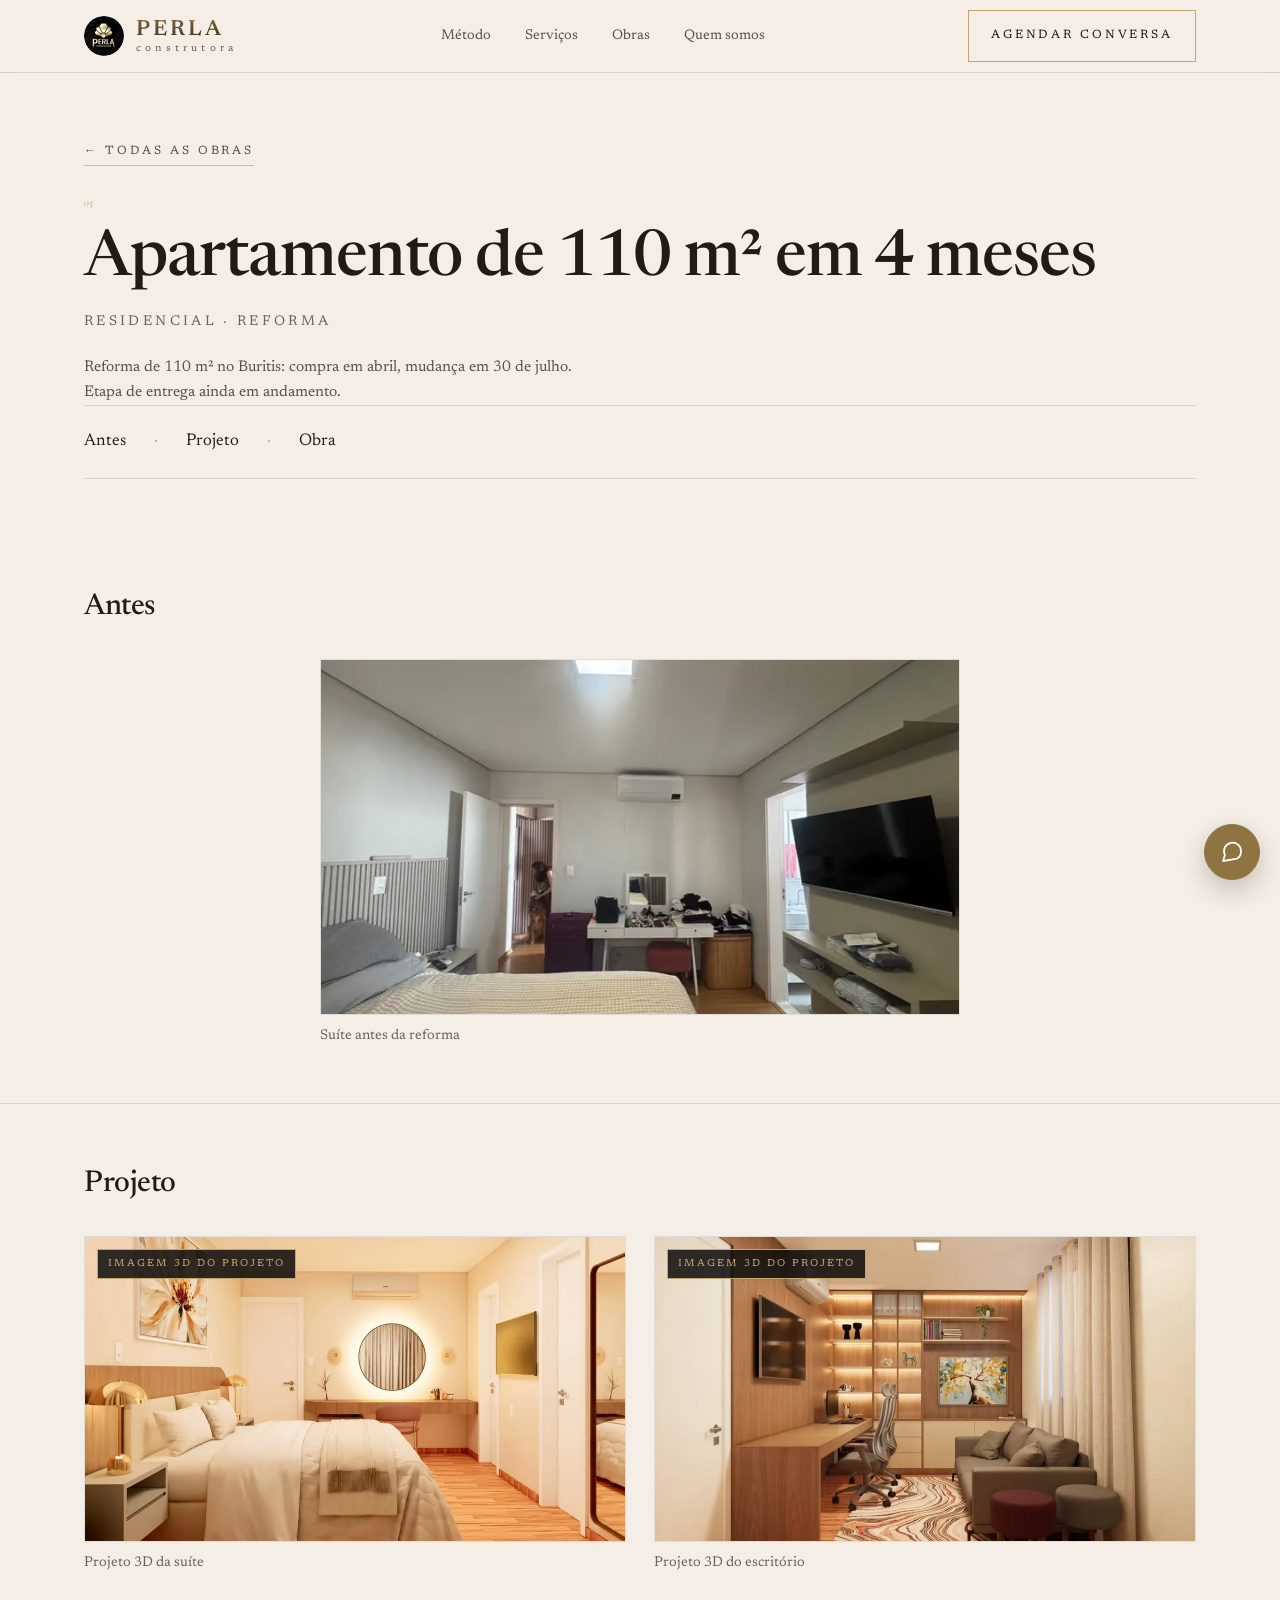
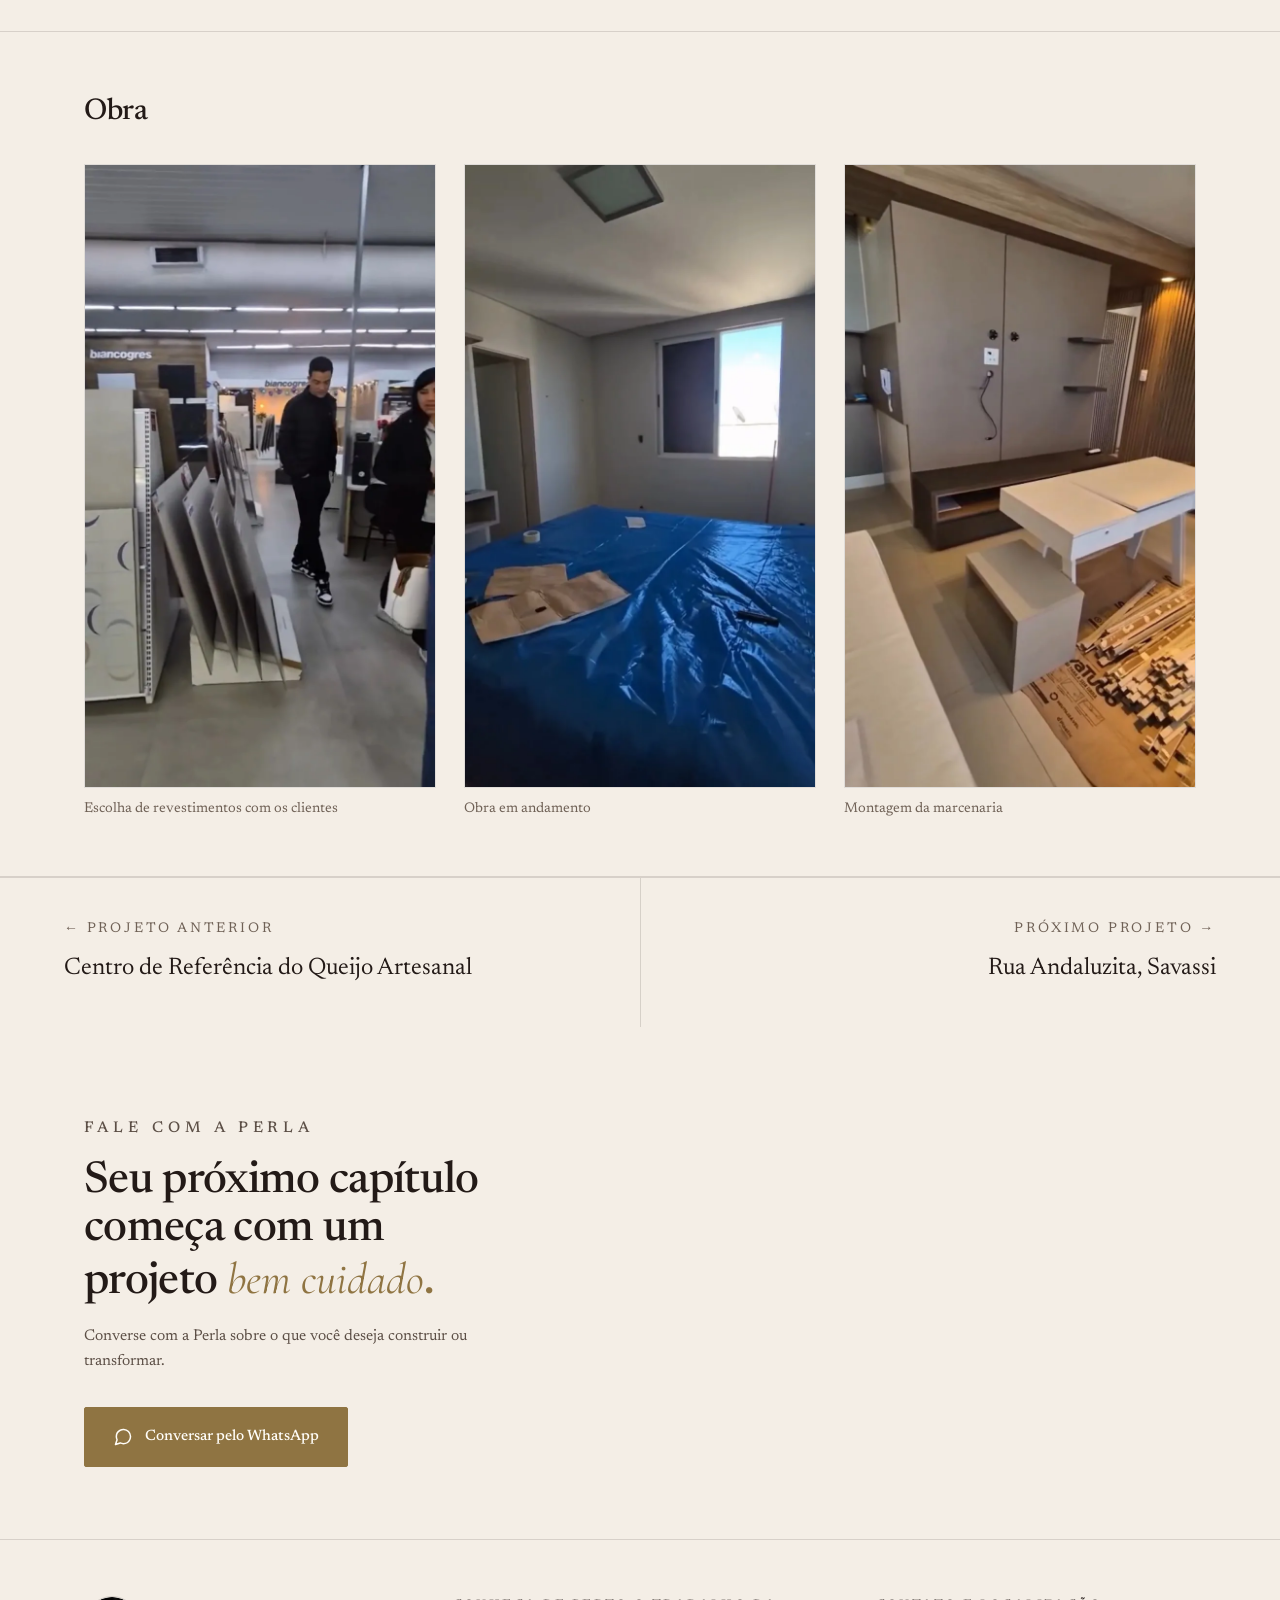
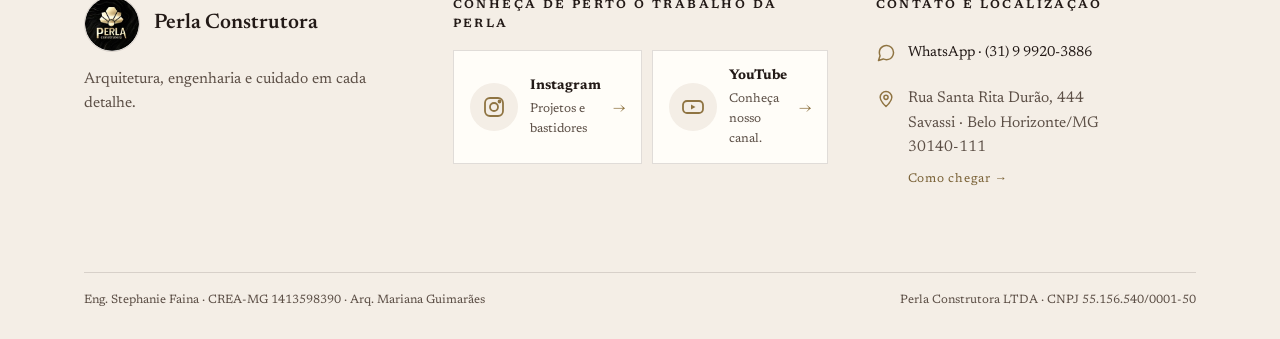
<file: obras/apartamento-110m2-buritis/index.html>
<!doctype html>
<html lang="pt-BR">
<head>
<meta charset="utf-8">
<meta name="viewport" content="width=device-width, initial-scale=1, viewport-fit=cover">
<meta name="robots" content="noindex, nofollow">
<title>Apartamento de 110 m² em 4 meses | Perla Construtora</title>
<meta name="description" content="Reforma de 110 m² no Buritis: compra em abril, mudança em 30 de julho. Etapa de entrega ainda em andamento.">
<meta name="theme-color" content="#F4EEE6">
<link rel="icon" type="image/png" sizes="32x32" href="../../assets/img/brand/favicon-32.png">
<link rel="apple-touch-icon" sizes="180x180" href="../../assets/img/brand/favicon-180.png">
<link rel="preconnect" href="https://fonts.googleapis.com">
<link rel="preconnect" href="https://fonts.gstatic.com" crossorigin>
<link rel="stylesheet" href="https://fonts.googleapis.com/css2?family=Cormorant+Garamond:ital,wght@1,400;1,500&family=Newsreader:ital,opsz,wght@0,6..72,400;0,6..72,500;0,6..72,600;1,6..72,400&display=swap">
<link rel="stylesheet" href="../../assets/css/obra.css">
<noscript><style>
[data-reveal]{opacity:1 !important;transform:none !important}
.comp-slider{display:none}
.comp-frame{aspect-ratio:auto !important;display:flex !important;flex-wrap:wrap;gap:0}
.comp-frame img{position:static !important;clip-path:none !important;width:50% !important;height:auto !important}
.comp-antes{order:1}
.comp-depois{order:2}
.comp-handle{display:none}
.comp-label{position:static !important;display:block !important;text-align:center;width:50%}
.comp-label-antes{order:3}
.comp-label-depois{order:4}
</style></noscript>
<link rel="stylesheet" href="../../assets/css/assistant.css">
</head>
<body class="tem-barra-contato">
<nav class="nav" aria-label="Principal">
  <div class="shell">
    <a href="../../index.html" class="wordmark" aria-label="Perla Construtora">
      <picture><source srcset="../../assets/img/brand/logo-perla-icon.webp" type="image/webp"><img src="../../assets/img/brand/logo-perla-icon.jpg" alt="Perla Construtora" width="40" height="40" loading="eager"></picture>
      <span class="txt"><b>PERLA</b><span class="sub">construtora</span></span>
    </a>
    <ul>
      <li><a href="../../index.html#metodo">Método</a></li>
      <li><a href="../../index.html#servicos">Serviços</a></li>
      <li><a href="../../index.html#obras">Obras</a></li>
      <li><a href="../../index.html#quem-somos">Quem somos</a></li>
    </ul>
    <a class="btn" href="https://wa.me/5531999203886?text=Ol%C3%A1!%20Conheci%20a%20Perla%20pelo%20site%20e%20gostaria%20de%20conversar%20sobre%20o%20projeto%20Apartamento%20de%20110%20m%C2%B2%20em%204%20meses." target="_blank" rel="noopener">Agendar conversa</a>
    <button class="nav-burger" type="button" aria-expanded="false" aria-controls="nav-mobile" aria-label="Abrir menu"><span></span><span></span><span></span></button>
  </div>
</nav>
<div class="nav-mobile" id="nav-mobile">
  <ul>
    <li><a href="../../index.html#metodo">Método</a></li>
    <li><a href="../../index.html#servicos">Serviços</a></li>
    <li><a href="../../index.html#obras">Obras</a></li>
    <li><a href="../../index.html#quem-somos">Quem somos</a></li>
  </ul>
  <a class="btn solid" href="https://wa.me/5531999203886?text=Ol%C3%A1!%20Conheci%20a%20Perla%20pelo%20site%20e%20gostaria%20de%20conversar%20sobre%20o%20projeto%20Apartamento%20de%20110%20m%C2%B2%20em%204%20meses." target="_blank" rel="noopener">Agendar conversa <span class="arr">→</span></a>
</div>

<header class="obra-topo">
  <div class="shell">
    <a class="link voltar" href="../../index.html#obras">← Todas as obras</a>
    <p class="label dim"><span class="it">05</span></p>
    <h1>Apartamento de 110 m² em 4 meses</h1>
    <span class="t">Residencial · Reforma</span>
    <p class="resumo">Reforma de 110 m² no Buritis: compra em abril, mudança em 30 de julho. Etapa de entrega ainda em andamento.</p>
  </div>
  <div class="shell">
    <nav class="timeline" aria-label="Etapas do projeto">
      <a href="#etapa-antes">Antes</a>
      <span class="dot">·</span>
      <a href="#etapa-projeto">Projeto</a>
      <span class="dot">·</span>
      <a href="#etapa-obra">Obra</a>
    </nav>
  </div>
</header>

<section class="etapa-bloco" id="etapa-antes">
      <div class="shell">
        <h2>Antes</h2>
        <div class="etapa-grid cols-1">
        <figure data-lightbox-index="0">
          <span class="frame"><picture><source srcset="../../projetos/05-apartamento-110m2-buritis/01-antes-suite-antes-da-reforma.webp" type="image/webp"><img src="../../projetos/05-apartamento-110m2-buritis/01-antes-suite-antes-da-reforma.jpg" alt="Apartamento de 110 m² em 4 meses — Suíte antes da reforma" width="720" height="400" loading="lazy" tabindex="0" role="button" aria-label="Ampliar: Apartamento de 110 m² em 4 meses — Suíte antes da reforma"></picture></span>
          <figcaption>Suíte antes da reforma</figcaption>
        </figure>
        </div>
      </div>
    </section>

<section class="etapa-bloco" id="etapa-projeto">
      <div class="shell">
        <h2>Projeto</h2>
        <div class="etapa-grid cols-2">
        <figure data-lightbox-index="1">
          <span class="frame"><span class="selo">Imagem 3D do projeto</span><picture><source srcset="../../projetos/05-apartamento-110m2-buritis/02-projeto-projeto-3d-da-suite.webp" type="image/webp"><img src="../../projetos/05-apartamento-110m2-buritis/02-projeto-projeto-3d-da-suite.jpg" alt="Apartamento de 110 m² em 4 meses — Projeto 3D da suíte" width="1080" height="608" loading="eager" fetchpriority="high" tabindex="0" role="button" aria-label="Ampliar: Apartamento de 110 m² em 4 meses — Projeto 3D da suíte"></picture></span>
          <figcaption>Projeto 3D da suíte</figcaption>
        </figure>
        <figure data-lightbox-index="2">
          <span class="frame"><span class="selo">Imagem 3D do projeto</span><picture><source srcset="../../projetos/05-apartamento-110m2-buritis/03-projeto-projeto-3d-do-escritorio.webp" type="image/webp"><img src="../../projetos/05-apartamento-110m2-buritis/03-projeto-projeto-3d-do-escritorio.jpg" alt="Apartamento de 110 m² em 4 meses — Projeto 3D do escritório" width="1080" height="608" loading="lazy" tabindex="0" role="button" aria-label="Ampliar: Apartamento de 110 m² em 4 meses — Projeto 3D do escritório"></picture></span>
          <figcaption>Projeto 3D do escritório</figcaption>
        </figure>
        </div>
      </div>
    </section>

<section class="etapa-bloco" id="etapa-obra">
      <div class="shell">
        <h2>Obra</h2>
        <div class="etapa-grid cols-3">
        <figure data-lightbox-index="3">
          <span class="frame"><picture><source srcset="../../projetos/05-apartamento-110m2-buritis/04-obra-escolha-de-revestimentos-com-os-clientes.webp" type="image/webp"><img src="../../projetos/05-apartamento-110m2-buritis/04-obra-escolha-de-revestimentos-com-os-clientes.jpg" alt="Apartamento de 110 m² em 4 meses — Escolha de revestimentos com os clientes" width="720" height="1280" loading="lazy" tabindex="0" role="button" aria-label="Ampliar: Apartamento de 110 m² em 4 meses — Escolha de revestimentos com os clientes"></picture></span>
          <figcaption>Escolha de revestimentos com os clientes</figcaption>
        </figure>
        <figure data-lightbox-index="4">
          <span class="frame"><picture><source srcset="../../projetos/05-apartamento-110m2-buritis/05-obra-obra-em-andamento.webp" type="image/webp"><img src="../../projetos/05-apartamento-110m2-buritis/05-obra-obra-em-andamento.jpg" alt="Apartamento de 110 m² em 4 meses — Obra em andamento" width="720" height="1280" loading="lazy" tabindex="0" role="button" aria-label="Ampliar: Apartamento de 110 m² em 4 meses — Obra em andamento"></picture></span>
          <figcaption>Obra em andamento</figcaption>
        </figure>
        <figure data-lightbox-index="5">
          <span class="frame"><picture><source srcset="../../projetos/05-apartamento-110m2-buritis/06-obra-montagem-da-marcenaria.webp" type="image/webp"><img src="../../projetos/05-apartamento-110m2-buritis/06-obra-montagem-da-marcenaria.jpg" alt="Apartamento de 110 m² em 4 meses — Montagem da marcenaria" width="720" height="1280" loading="lazy" tabindex="0" role="button" aria-label="Ampliar: Apartamento de 110 m² em 4 meses — Montagem da marcenaria"></picture></span>
          <figcaption>Montagem da marcenaria</figcaption>
        </figure>
        </div>
      </div>
    </section>



<nav class="obra-prox" aria-label="Outros projetos">
  <a href="../centro-referencia-queijo-artesanal/index.html"><span class="lbl">← Projeto anterior</span><span class="tt">Centro de Referência do Queijo Artesanal</span></a>
  <a href="../rua-andaluzita-savassi/index.html"><span class="lbl">Próximo projeto →</span><span class="tt">Rua Andaluzita, Savassi</span></a>
</nav>

<section class="cta-contato paper">
  <div class="shell">
    <p class="label dim" style="color:var(--tinta-2)">Fale com a Perla</p>
    <h2 style="margin-top:16px">Seu próximo capítulo começa com um projeto <span class="it" style="color:var(--ouro-paper)">bem cuidado</span><span class="dot" style="color:var(--ouro-paper)">.</span></h2>
    <p>Converse com a Perla sobre o que você deseja construir ou transformar.</p>
    <div class="ctas">
      <a class="btn-contato principal" href="https://wa.me/5531999203886?text=Ol%C3%A1!%20Conheci%20a%20Perla%20pelo%20site%20e%20gostaria%20de%20conversar%20sobre%20o%20projeto%20Apartamento%20de%20110%20m%C2%B2%20em%204%20meses." target="_blank" rel="noopener"><svg viewBox="0 0 24 24" fill="none" stroke="currentColor" stroke-width="1.8" stroke-linecap="round" stroke-linejoin="round" aria-hidden="true"><path d="M21 11.5a8.38 8.38 0 0 1-.9 3.8 8.5 8.5 0 0 1-7.6 4.7 8.38 8.38 0 0 1-3.8-.9L3 21l1.9-5.7a8.38 8.38 0 0 1-.9-3.8 8.5 8.5 0 0 1 4.7-7.6 8.38 8.38 0 0 1 3.8-.9h.5a8.48 8.48 0 0 1 8 8v.5z"/></svg> Conversar pelo WhatsApp</a>
      <!-- Botão "Enviar um e-mail" entra assim que o endereço oficial for confirmado — ver PROGRESS.md. -->
    </div>
  </div>
</section>

<footer class="rodape-claro paper">
  <div class="shell">
    <div class="rodape-marca">
      <a href="../../index.html" class="wordmark-lg" aria-label="Perla Construtora, ir para o início">
        <picture><source srcset="../../assets/img/brand/logo-perla-icon.webp" type="image/webp"><img src="../../assets/img/brand/logo-perla-icon.jpg" alt="" width="56" height="56" loading="lazy"></picture>
        <b>Perla Construtora</b>
      </a>
      <p>Arquitetura, engenharia e cuidado em cada detalhe.</p>
    </div>

    <div class="rodape-redes">
      <p class="footer-titulo">Conheça de perto o trabalho da Perla</p>
      <div class="rede-cards">
        <a class="rede-card" href="https://www.instagram.com/perlaconstrutora/" target="_blank" rel="noopener">
          <span class="rede-icon"><svg viewBox="0 0 24 24" fill="none" stroke="currentColor" stroke-width="1.8" stroke-linecap="round" stroke-linejoin="round" aria-hidden="true"><rect x="3" y="3" width="18" height="18" rx="5"/><circle cx="12" cy="12" r="4"/><circle cx="17.5" cy="6.5" r="1"/></svg></span>
          <span class="rede-info"><b>Instagram</b><span>Projetos e bastidores</span></span>
          <span class="rede-seta" aria-hidden="true">→</span>
        </a>
        <a class="rede-card" href="https://youtube.com/@perlaconstrutora" target="_blank" rel="noopener">
          <span class="rede-icon"><svg viewBox="0 0 24 24" fill="none" stroke="currentColor" stroke-width="1.8" stroke-linecap="round" stroke-linejoin="round" aria-hidden="true"><rect x="2" y="6" width="20" height="12" rx="4"/><path d="M10 9.5v5l4.5-2.5z" fill="currentColor" stroke="none"/></svg></span>
          <span class="rede-info"><b>YouTube</b><span>Conheça nosso canal.</span></span>
          <span class="rede-seta" aria-hidden="true">→</span>
        </a>
      </div>
    </div>

    <div class="rodape-contato">
      <p class="footer-titulo">Contato e localização</p>
      <a class="contato-linha" href="https://wa.me/5531999203886?text=Ol%C3%A1!%20Conheci%20a%20Perla%20pelo%20site%20e%20gostaria%20de%20conversar%20sobre%20o%20projeto%20Apartamento%20de%20110%20m%C2%B2%20em%204%20meses." target="_blank" rel="noopener"><svg class="contato-icon" viewBox="0 0 24 24" fill="none" stroke="currentColor" stroke-width="1.8" stroke-linecap="round" stroke-linejoin="round" aria-hidden="true"><path d="M21 11.5a8.38 8.38 0 0 1-.9 3.8 8.5 8.5 0 0 1-7.6 4.7 8.38 8.38 0 0 1-3.8-.9L3 21l1.9-5.7a8.38 8.38 0 0 1-.9-3.8 8.5 8.5 0 0 1 4.7-7.6 8.38 8.38 0 0 1 3.8-.9h.5a8.48 8.48 0 0 1 8 8v.5z"/></svg> WhatsApp · (31) 9 9920-3886</a>
      <!-- E-mail: aguardando endereço oficial confirmado pela empresa. -->
      <div class="endereco-bloco">
        <svg class="contato-icon" viewBox="0 0 24 24" fill="none" stroke="currentColor" stroke-width="1.8" stroke-linecap="round" stroke-linejoin="round" aria-hidden="true"><path d="M12 21s-7-6.5-7-11a7 7 0 0 1 14 0c0 4.5-7 11-7 11z"/><circle cx="12" cy="10" r="2.5"/></svg>
        <address>Rua Santa Rita Durão, 444<br>Savassi · Belo Horizonte/MG<br>30140-111</address>
      </div>
      <a class="como-chegar" href="https://www.google.com/maps/search/?api=1&query=Rua+Santa+Rita+Dur%C3%A3o%2C+444%2C+Savassi%2C+Belo+Horizonte%2FMG%2C+30140-111" target="_blank" rel="noopener">Como chegar →</a>
    </div>

    <div class="legal">
      <span>Eng. Stephanie Faina · CREA-MG 1413598390 · Arq. Mariana Guimarães</span>
      <span>Perla Construtora LTDA · CNPJ 55.156.540/0001-50</span>
    </div>
  </div>
</footer>

<div class="barra-contato-mobile" id="barra-contato">
  <a href="https://wa.me/5531999203886?text=Ol%C3%A1!%20Conheci%20a%20Perla%20pelo%20site%20e%20gostaria%20de%20conversar%20sobre%20o%20projeto%20Apartamento%20de%20110%20m%C2%B2%20em%204%20meses." target="_blank" rel="noopener"><svg viewBox="0 0 24 24" fill="none" stroke="currentColor" stroke-width="1.8" stroke-linecap="round" stroke-linejoin="round" aria-hidden="true"><path d="M21 11.5a8.38 8.38 0 0 1-.9 3.8 8.5 8.5 0 0 1-7.6 4.7 8.38 8.38 0 0 1-3.8-.9L3 21l1.9-5.7a8.38 8.38 0 0 1-.9-3.8 8.5 8.5 0 0 1 4.7-7.6 8.38 8.38 0 0 1 3.8-.9h.5a8.48 8.48 0 0 1 8 8v.5z"/></svg> WhatsApp</a>
</div>

<div class="lightbox" id="lightbox" role="dialog" aria-modal="true" aria-label="Galeria em tela cheia">
  <button class="fechar" type="button" aria-label="Fechar">✕</button>
  <button class="seta prev" type="button" aria-label="Foto anterior">‹</button>
  <figure>
    <img id="lightbox-img" alt="">
    <figcaption id="lightbox-caption"><span id="lightbox-legenda"></span><span class="etapa" id="lightbox-etapa"></span></figcaption>
  </figure>
  <button class="seta next" type="button" aria-label="Próxima foto">›</button>
  <div class="contador" id="lightbox-contador"></div>
</div>

<script id="fotos-data" type="application/json">[{"src":"../../projetos/05-apartamento-110m2-buritis/01-antes-suite-antes-da-reforma.jpg","legenda":"Suíte antes da reforma","etapa":"Antes"},{"src":"../../projetos/05-apartamento-110m2-buritis/02-projeto-projeto-3d-da-suite.jpg","legenda":"Projeto 3D da suíte","etapa":"Projeto"},{"src":"../../projetos/05-apartamento-110m2-buritis/03-projeto-projeto-3d-do-escritorio.jpg","legenda":"Projeto 3D do escritório","etapa":"Projeto"},{"src":"../../projetos/05-apartamento-110m2-buritis/04-obra-escolha-de-revestimentos-com-os-clientes.jpg","legenda":"Escolha de revestimentos com os clientes","etapa":"Obra"},{"src":"../../projetos/05-apartamento-110m2-buritis/05-obra-obra-em-andamento.jpg","legenda":"Obra em andamento","etapa":"Obra"},{"src":"../../projetos/05-apartamento-110m2-buritis/06-obra-montagem-da-marcenaria.jpg","legenda":"Montagem da marcenaria","etapa":"Obra"}]</script>
<script>
// Revelação ao rolar — mesmo mecanismo do index.html
if (window.matchMedia('(prefers-reduced-motion: no-preference)').matches && 'IntersectionObserver' in window) {
  var io = new IntersectionObserver(function (entries) {
    entries.forEach(function (entry) {
      if (entry.isIntersecting) { entry.target.classList.add('in'); io.unobserve(entry.target); }
    });
  }, { threshold: 0.1, rootMargin: '0px 0px -8% 0px' });
  document.querySelectorAll('[data-reveal]').forEach(function (el) { io.observe(el); });
} else {
  document.querySelectorAll('[data-reveal]').forEach(function (el) { el.classList.add('in'); });
}
</script>
<script>
// Menu mobile — idêntico ao index.html
(function () {
  var burger = document.querySelector('.nav-burger');
  var panel = document.getElementById('nav-mobile');
  if (!burger || !panel) return;
  function close() { burger.setAttribute('aria-expanded', 'false'); panel.classList.remove('open'); document.body.classList.remove('nav-open', 'esconder-barra-contato'); }
  function open() { burger.setAttribute('aria-expanded', 'true'); panel.classList.add('open'); document.body.classList.add('nav-open', 'esconder-barra-contato'); }
  burger.addEventListener('click', function () { if (panel.classList.contains('open')) close(); else open(); });
  panel.querySelectorAll('a').forEach(function (a) { a.addEventListener('click', close); });
  document.addEventListener('keydown', function (e) { if (e.key === 'Escape') close(); });
  document.addEventListener('click', function (e) { if (panel.classList.contains('open') && !panel.contains(e.target) && e.target !== burger && !burger.contains(e.target)) close(); });
  window.addEventListener('resize', function () { if (window.innerWidth > 900) close(); });
})();
</script>
<script>
// Lightbox — tela cheia, setas + teclado, Esc fecha, contador "n / total", legenda e etapa.
// Ao fechar, o foco volta pra miniatura que abriu a foto (nunca some pro topo da página).
(function () {
  var fotos = JSON.parse(document.getElementById('fotos-data').textContent);
  var lb = document.getElementById('lightbox');
  var img = document.getElementById('lightbox-img');
  var legenda = document.getElementById('lightbox-legenda');
  var etapaEl = document.getElementById('lightbox-etapa');
  var contador = document.getElementById('lightbox-contador');
  var atual = 0;
  var gatilho = null;

  function mostrar(i) {
    atual = (i + fotos.length) % fotos.length;
    var f = fotos[atual];
    img.src = f.src;
    img.alt = f.legenda;
    legenda.textContent = f.legenda;
    etapaEl.textContent = f.etapa;
    contador.textContent = (atual + 1) + ' / ' + fotos.length;
  }
  function abrir(i, origem) {
    gatilho = origem || null;
    mostrar(i);
    lb.classList.add('open');
    document.body.classList.add('nav-open', 'esconder-barra-contato');
    lb.querySelector('.fechar').focus();
  }
  function fechar() {
    lb.classList.remove('open');
    document.body.classList.remove('nav-open', 'esconder-barra-contato');
    if (gatilho) { gatilho.focus(); gatilho = null; }
  }

  document.querySelectorAll('[data-lightbox-index]').forEach(function (fig) {
    var alvo = fig.querySelector('img');
    alvo.addEventListener('click', function () {
      abrir(parseInt(fig.getAttribute('data-lightbox-index'), 10), alvo);
    });
    alvo.addEventListener('keydown', function (e) {
      if (e.key === 'Enter' || e.key === ' ') {
        e.preventDefault();
        abrir(parseInt(fig.getAttribute('data-lightbox-index'), 10), alvo);
      }
    });
  });
  lb.querySelector('.fechar').addEventListener('click', fechar);
  lb.querySelector('.prev').addEventListener('click', function () { mostrar(atual - 1); });
  lb.querySelector('.next').addEventListener('click', function () { mostrar(atual + 1); });
  lb.addEventListener('click', function (e) { if (e.target === lb) fechar(); });
  document.addEventListener('keydown', function (e) {
    if (!lb.classList.contains('open')) return;
    if (e.key === 'Escape') fechar();
    if (e.key === 'ArrowLeft') mostrar(atual - 1);
    if (e.key === 'ArrowRight') mostrar(atual + 1);
  });
})();
</script>
<script>
// Comparador antes/depois: input range nativo (mouse, toque e teclado já funcionam sem código
// extra) controla quanto da foto "depois" fica visível por cima da foto "antes".
(function () {
  var frame = document.getElementById('comp-frame');
  var slider = document.getElementById('comp-slider');
  if (!frame || !slider) return;
  slider.addEventListener('input', function () {
    frame.style.setProperty('--pos', slider.value + '%');
  });
})();
</script>
<script src="../../assets/js/assistant.js" defer></script>
</body>
</html>
</file>
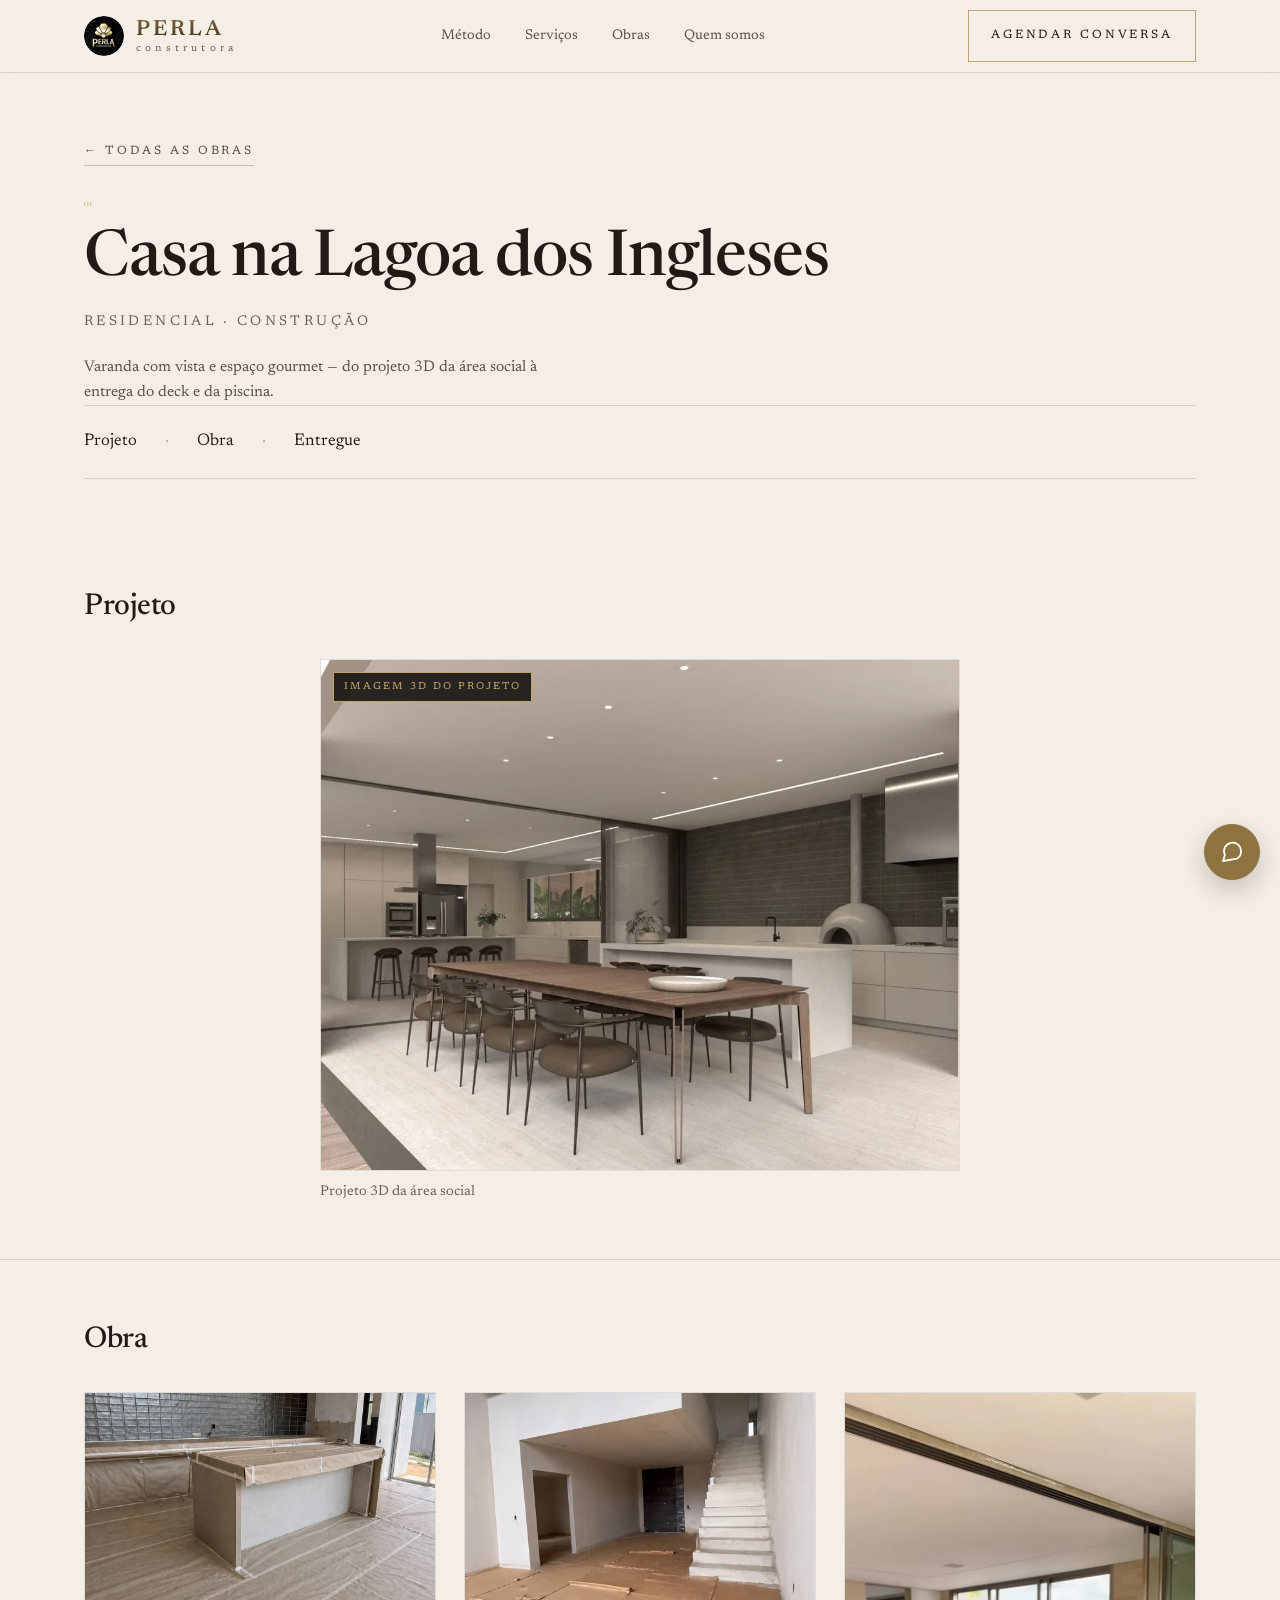
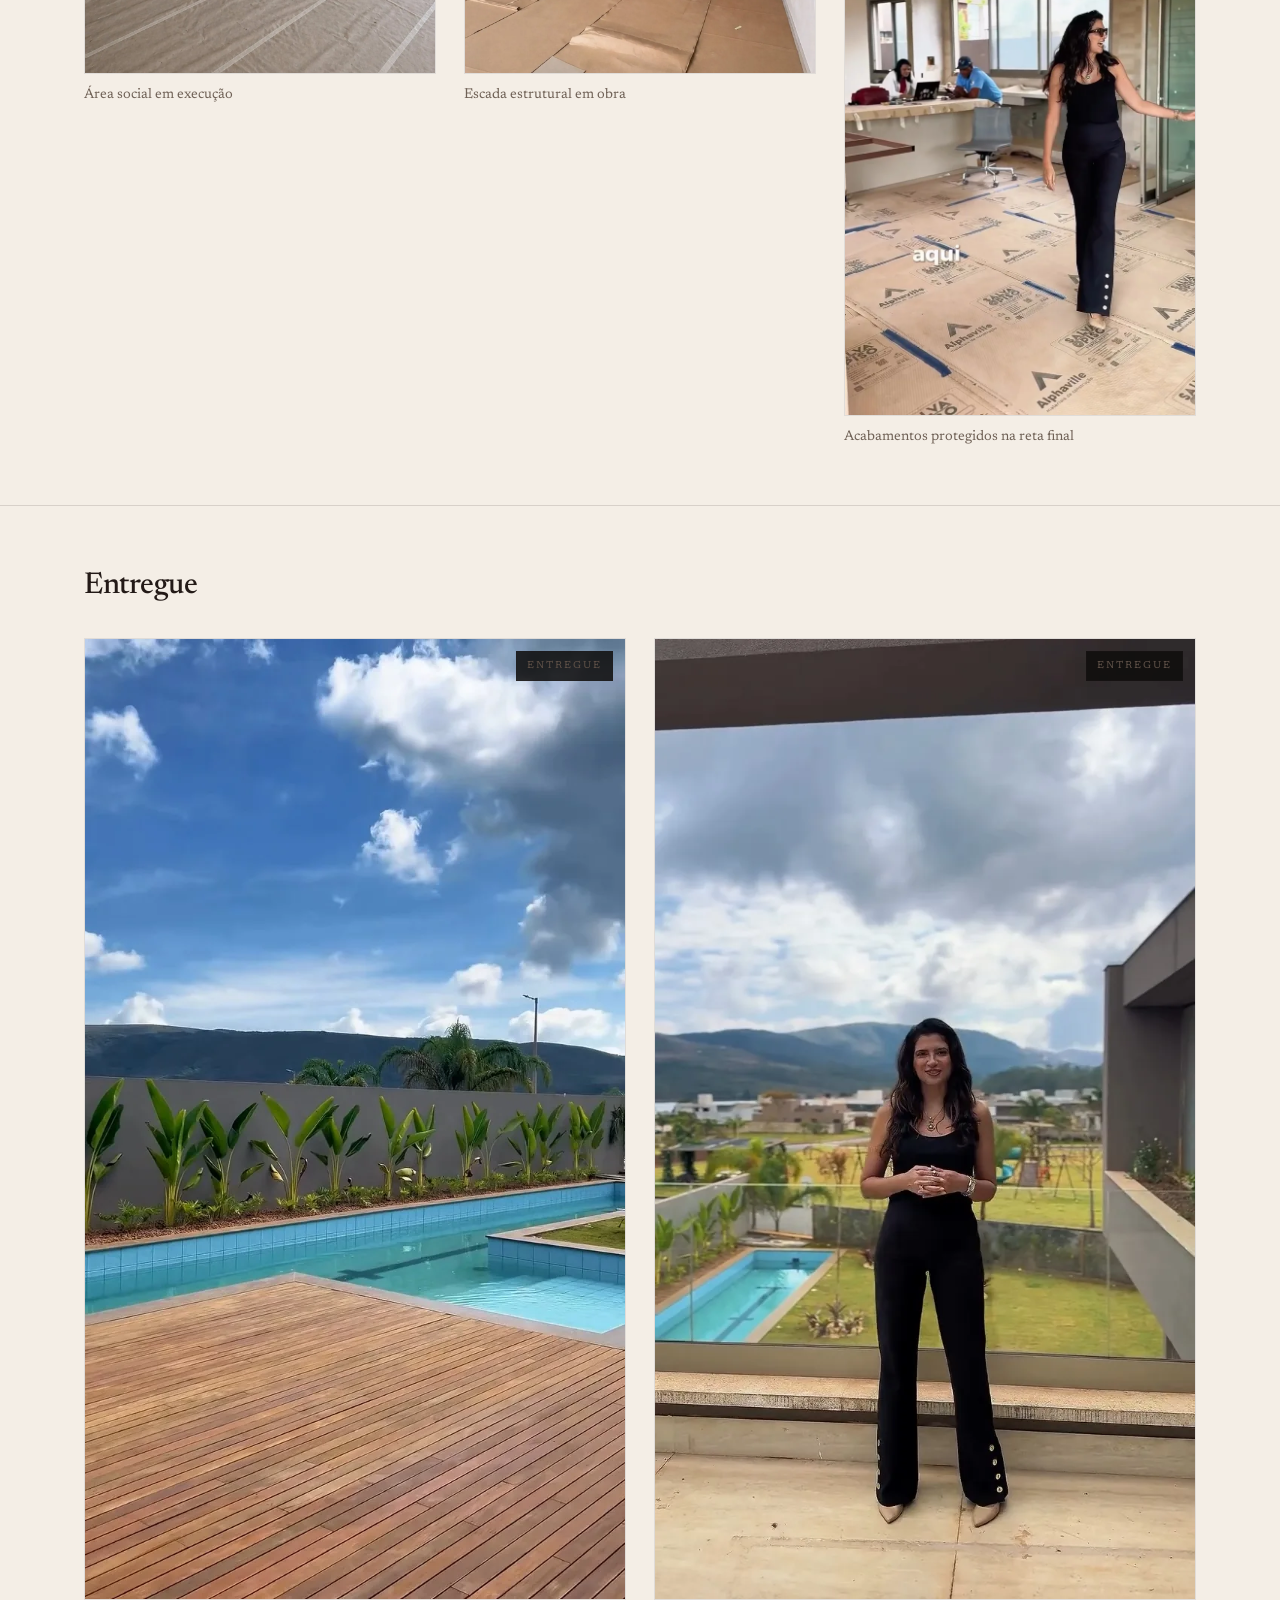
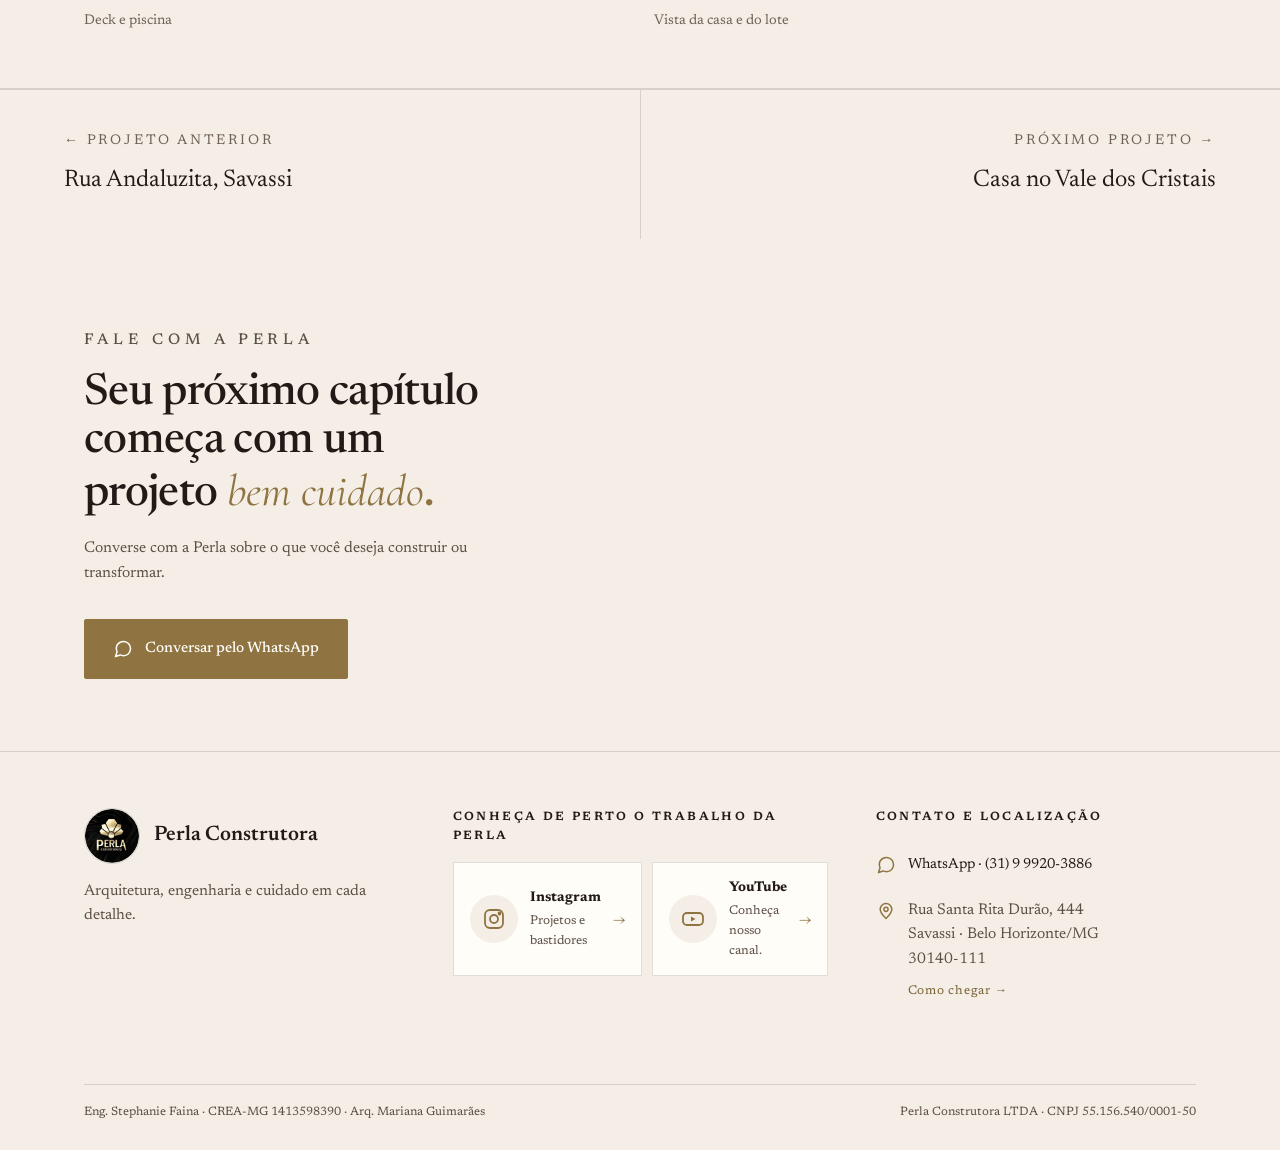
<file: obras/casa-lagoa-dos-ingleses/index.html>
<!doctype html>
<html lang="pt-BR">
<head>
<meta charset="utf-8">
<meta name="viewport" content="width=device-width, initial-scale=1, viewport-fit=cover">
<meta name="robots" content="noindex, nofollow">
<title>Casa na Lagoa dos Ingleses | Perla Construtora</title>
<meta name="description" content="Varanda com vista e espaço gourmet — do projeto 3D da área social à entrega do deck e da piscina.">
<meta name="theme-color" content="#F4EEE6">
<link rel="icon" type="image/png" sizes="32x32" href="../../assets/img/brand/favicon-32.png">
<link rel="apple-touch-icon" sizes="180x180" href="../../assets/img/brand/favicon-180.png">
<link rel="preconnect" href="https://fonts.googleapis.com">
<link rel="preconnect" href="https://fonts.gstatic.com" crossorigin>
<link rel="stylesheet" href="https://fonts.googleapis.com/css2?family=Cormorant+Garamond:ital,wght@1,400;1,500&family=Newsreader:ital,opsz,wght@0,6..72,400;0,6..72,500;0,6..72,600;1,6..72,400&display=swap">
<link rel="stylesheet" href="../../assets/css/obra.css">
<noscript><style>
[data-reveal]{opacity:1 !important;transform:none !important}
.comp-slider{display:none}
.comp-frame{aspect-ratio:auto !important;display:flex !important;flex-wrap:wrap;gap:0}
.comp-frame img{position:static !important;clip-path:none !important;width:50% !important;height:auto !important}
.comp-antes{order:1}
.comp-depois{order:2}
.comp-handle{display:none}
.comp-label{position:static !important;display:block !important;text-align:center;width:50%}
.comp-label-antes{order:3}
.comp-label-depois{order:4}
</style></noscript>
<link rel="stylesheet" href="../../assets/css/assistant.css">
</head>
<body class="tem-barra-contato">
<nav class="nav" aria-label="Principal">
  <div class="shell">
    <a href="../../index.html" class="wordmark" aria-label="Perla Construtora">
      <picture><source srcset="../../assets/img/brand/logo-perla-icon.webp" type="image/webp"><img src="../../assets/img/brand/logo-perla-icon.jpg" alt="Perla Construtora" width="40" height="40" loading="eager"></picture>
      <span class="txt"><b>PERLA</b><span class="sub">construtora</span></span>
    </a>
    <ul>
      <li><a href="../../index.html#metodo">Método</a></li>
      <li><a href="../../index.html#servicos">Serviços</a></li>
      <li><a href="../../index.html#obras">Obras</a></li>
      <li><a href="../../index.html#quem-somos">Quem somos</a></li>
    </ul>
    <a class="btn" href="https://wa.me/5531999203886?text=Ol%C3%A1!%20Conheci%20a%20Perla%20pelo%20site%20e%20gostaria%20de%20conversar%20sobre%20o%20projeto%20Casa%20na%20Lagoa%20dos%20Ingleses." target="_blank" rel="noopener">Agendar conversa</a>
    <button class="nav-burger" type="button" aria-expanded="false" aria-controls="nav-mobile" aria-label="Abrir menu"><span></span><span></span><span></span></button>
  </div>
</nav>
<div class="nav-mobile" id="nav-mobile">
  <ul>
    <li><a href="../../index.html#metodo">Método</a></li>
    <li><a href="../../index.html#servicos">Serviços</a></li>
    <li><a href="../../index.html#obras">Obras</a></li>
    <li><a href="../../index.html#quem-somos">Quem somos</a></li>
  </ul>
  <a class="btn solid" href="https://wa.me/5531999203886?text=Ol%C3%A1!%20Conheci%20a%20Perla%20pelo%20site%20e%20gostaria%20de%20conversar%20sobre%20o%20projeto%20Casa%20na%20Lagoa%20dos%20Ingleses." target="_blank" rel="noopener">Agendar conversa <span class="arr">→</span></a>
</div>

<header class="obra-topo">
  <div class="shell">
    <a class="link voltar" href="../../index.html#obras">← Todas as obras</a>
    <p class="label dim"><span class="it">01</span></p>
    <h1>Casa na Lagoa dos Ingleses</h1>
    <span class="t">Residencial · Construção</span>
    <p class="resumo">Varanda com vista e espaço gourmet — do projeto 3D da área social à entrega do deck e da piscina.</p>
  </div>
  <div class="shell">
    <nav class="timeline" aria-label="Etapas do projeto">
      <a href="#etapa-projeto">Projeto</a>
      <span class="dot">·</span>
      <a href="#etapa-obra">Obra</a>
      <span class="dot">·</span>
      <a href="#etapa-entregue">Entregue</a>
    </nav>
  </div>
</header>

<section class="etapa-bloco" id="etapa-projeto">
      <div class="shell">
        <h2>Projeto</h2>
        <div class="etapa-grid cols-1">
        <figure data-lightbox-index="0">
          <span class="frame"><span class="selo">Imagem 3D do projeto</span><picture><source srcset="../../projetos/01-casa-lagoa-dos-ingleses/01-projeto-projeto-3d-da-area-social.webp" type="image/webp"><img src="../../projetos/01-casa-lagoa-dos-ingleses/01-projeto-projeto-3d-da-area-social.jpg" alt="Casa na Lagoa dos Ingleses — Projeto 3D da área social" width="1024" height="819" loading="lazy" tabindex="0" role="button" aria-label="Ampliar: Casa na Lagoa dos Ingleses — Projeto 3D da área social"></picture></span>
          <figcaption>Projeto 3D da área social</figcaption>
        </figure>
        </div>
      </div>
    </section>

<section class="etapa-bloco" id="etapa-obra">
      <div class="shell">
        <h2>Obra</h2>
        <div class="etapa-grid cols-3">
        <figure data-lightbox-index="1">
          <span class="frame"><picture><source srcset="../../projetos/01-casa-lagoa-dos-ingleses/02-obra-area-social-em-execucao.webp" type="image/webp"><img src="../../projetos/01-casa-lagoa-dos-ingleses/02-obra-area-social-em-execucao.jpg" alt="Casa na Lagoa dos Ingleses — Área social em execução" width="1086" height="868" loading="lazy" tabindex="0" role="button" aria-label="Ampliar: Casa na Lagoa dos Ingleses — Área social em execução"></picture></span>
          <figcaption>Área social em execução</figcaption>
        </figure>
        <figure data-lightbox-index="2">
          <span class="frame"><picture><source srcset="../../projetos/01-casa-lagoa-dos-ingleses/03-obra-escada-estrutural-em-obra.webp" type="image/webp"><img src="../../projetos/01-casa-lagoa-dos-ingleses/03-obra-escada-estrutural-em-obra.jpg" alt="Casa na Lagoa dos Ingleses — Escada estrutural em obra" width="1086" height="868" loading="lazy" tabindex="0" role="button" aria-label="Ampliar: Casa na Lagoa dos Ingleses — Escada estrutural em obra"></picture></span>
          <figcaption>Escada estrutural em obra</figcaption>
        </figure>
        <figure data-lightbox-index="3">
          <span class="frame"><picture><source srcset="../../projetos/01-casa-lagoa-dos-ingleses/04-obra-acabamentos-protegidos-na-reta-final.webp" type="image/webp"><img src="../../projetos/01-casa-lagoa-dos-ingleses/04-obra-acabamentos-protegidos-na-reta-final.jpg" alt="Casa na Lagoa dos Ingleses — Acabamentos protegidos na reta final" width="720" height="1280" loading="lazy" tabindex="0" role="button" aria-label="Ampliar: Casa na Lagoa dos Ingleses — Acabamentos protegidos na reta final"></picture></span>
          <figcaption>Acabamentos protegidos na reta final</figcaption>
        </figure>
        </div>
      </div>
    </section>

<section class="etapa-bloco" id="etapa-entregue">
      <div class="shell">
        <h2>Entregue</h2>
        <div class="etapa-grid cols-2">
        <figure data-lightbox-index="4">
          <span class="frame"><span class="selo entregue">Entregue</span><picture><source srcset="../../projetos/01-casa-lagoa-dos-ingleses/05-entregue-deck-e-piscina.webp" type="image/webp"><img src="../../projetos/01-casa-lagoa-dos-ingleses/05-entregue-deck-e-piscina.jpg" alt="Casa na Lagoa dos Ingleses — Deck e piscina" width="720" height="1280" loading="eager" fetchpriority="high" tabindex="0" role="button" aria-label="Ampliar: Casa na Lagoa dos Ingleses — Deck e piscina"></picture></span>
          <figcaption>Deck e piscina</figcaption>
        </figure>
        <figure data-lightbox-index="5">
          <span class="frame"><span class="selo entregue">Entregue</span><picture><source srcset="../../projetos/01-casa-lagoa-dos-ingleses/06-entregue-vista-da-casa-e-do-lote.webp" type="image/webp"><img src="../../projetos/01-casa-lagoa-dos-ingleses/06-entregue-vista-da-casa-e-do-lote.jpg" alt="Casa na Lagoa dos Ingleses — Vista da casa e do lote" width="720" height="1280" loading="lazy" tabindex="0" role="button" aria-label="Ampliar: Casa na Lagoa dos Ingleses — Vista da casa e do lote"></picture></span>
          <figcaption>Vista da casa e do lote</figcaption>
        </figure>
        </div>
      </div>
    </section>



<nav class="obra-prox" aria-label="Outros projetos">
  <a href="../rua-andaluzita-savassi/index.html"><span class="lbl">← Projeto anterior</span><span class="tt">Rua Andaluzita, Savassi</span></a>
  <a href="../casa-vale-dos-cristais/index.html"><span class="lbl">Próximo projeto →</span><span class="tt">Casa no Vale dos Cristais</span></a>
</nav>

<section class="cta-contato paper">
  <div class="shell">
    <p class="label dim" style="color:var(--tinta-2)">Fale com a Perla</p>
    <h2 style="margin-top:16px">Seu próximo capítulo começa com um projeto <span class="it" style="color:var(--ouro-paper)">bem cuidado</span><span class="dot" style="color:var(--ouro-paper)">.</span></h2>
    <p>Converse com a Perla sobre o que você deseja construir ou transformar.</p>
    <div class="ctas">
      <a class="btn-contato principal" href="https://wa.me/5531999203886?text=Ol%C3%A1!%20Conheci%20a%20Perla%20pelo%20site%20e%20gostaria%20de%20conversar%20sobre%20o%20projeto%20Casa%20na%20Lagoa%20dos%20Ingleses." target="_blank" rel="noopener"><svg viewBox="0 0 24 24" fill="none" stroke="currentColor" stroke-width="1.8" stroke-linecap="round" stroke-linejoin="round" aria-hidden="true"><path d="M21 11.5a8.38 8.38 0 0 1-.9 3.8 8.5 8.5 0 0 1-7.6 4.7 8.38 8.38 0 0 1-3.8-.9L3 21l1.9-5.7a8.38 8.38 0 0 1-.9-3.8 8.5 8.5 0 0 1 4.7-7.6 8.38 8.38 0 0 1 3.8-.9h.5a8.48 8.48 0 0 1 8 8v.5z"/></svg> Conversar pelo WhatsApp</a>
      <!-- Botão "Enviar um e-mail" entra assim que o endereço oficial for confirmado — ver PROGRESS.md. -->
    </div>
  </div>
</section>

<footer class="rodape-claro paper">
  <div class="shell">
    <div class="rodape-marca">
      <a href="../../index.html" class="wordmark-lg" aria-label="Perla Construtora, ir para o início">
        <picture><source srcset="../../assets/img/brand/logo-perla-icon.webp" type="image/webp"><img src="../../assets/img/brand/logo-perla-icon.jpg" alt="" width="56" height="56" loading="lazy"></picture>
        <b>Perla Construtora</b>
      </a>
      <p>Arquitetura, engenharia e cuidado em cada detalhe.</p>
    </div>

    <div class="rodape-redes">
      <p class="footer-titulo">Conheça de perto o trabalho da Perla</p>
      <div class="rede-cards">
        <a class="rede-card" href="https://www.instagram.com/perlaconstrutora/" target="_blank" rel="noopener">
          <span class="rede-icon"><svg viewBox="0 0 24 24" fill="none" stroke="currentColor" stroke-width="1.8" stroke-linecap="round" stroke-linejoin="round" aria-hidden="true"><rect x="3" y="3" width="18" height="18" rx="5"/><circle cx="12" cy="12" r="4"/><circle cx="17.5" cy="6.5" r="1"/></svg></span>
          <span class="rede-info"><b>Instagram</b><span>Projetos e bastidores</span></span>
          <span class="rede-seta" aria-hidden="true">→</span>
        </a>
        <a class="rede-card" href="https://youtube.com/@perlaconstrutora" target="_blank" rel="noopener">
          <span class="rede-icon"><svg viewBox="0 0 24 24" fill="none" stroke="currentColor" stroke-width="1.8" stroke-linecap="round" stroke-linejoin="round" aria-hidden="true"><rect x="2" y="6" width="20" height="12" rx="4"/><path d="M10 9.5v5l4.5-2.5z" fill="currentColor" stroke="none"/></svg></span>
          <span class="rede-info"><b>YouTube</b><span>Conheça nosso canal.</span></span>
          <span class="rede-seta" aria-hidden="true">→</span>
        </a>
      </div>
    </div>

    <div class="rodape-contato">
      <p class="footer-titulo">Contato e localização</p>
      <a class="contato-linha" href="https://wa.me/5531999203886?text=Ol%C3%A1!%20Conheci%20a%20Perla%20pelo%20site%20e%20gostaria%20de%20conversar%20sobre%20o%20projeto%20Casa%20na%20Lagoa%20dos%20Ingleses." target="_blank" rel="noopener"><svg class="contato-icon" viewBox="0 0 24 24" fill="none" stroke="currentColor" stroke-width="1.8" stroke-linecap="round" stroke-linejoin="round" aria-hidden="true"><path d="M21 11.5a8.38 8.38 0 0 1-.9 3.8 8.5 8.5 0 0 1-7.6 4.7 8.38 8.38 0 0 1-3.8-.9L3 21l1.9-5.7a8.38 8.38 0 0 1-.9-3.8 8.5 8.5 0 0 1 4.7-7.6 8.38 8.38 0 0 1 3.8-.9h.5a8.48 8.48 0 0 1 8 8v.5z"/></svg> WhatsApp · (31) 9 9920-3886</a>
      <!-- E-mail: aguardando endereço oficial confirmado pela empresa. -->
      <div class="endereco-bloco">
        <svg class="contato-icon" viewBox="0 0 24 24" fill="none" stroke="currentColor" stroke-width="1.8" stroke-linecap="round" stroke-linejoin="round" aria-hidden="true"><path d="M12 21s-7-6.5-7-11a7 7 0 0 1 14 0c0 4.5-7 11-7 11z"/><circle cx="12" cy="10" r="2.5"/></svg>
        <address>Rua Santa Rita Durão, 444<br>Savassi · Belo Horizonte/MG<br>30140-111</address>
      </div>
      <a class="como-chegar" href="https://www.google.com/maps/search/?api=1&query=Rua+Santa+Rita+Dur%C3%A3o%2C+444%2C+Savassi%2C+Belo+Horizonte%2FMG%2C+30140-111" target="_blank" rel="noopener">Como chegar →</a>
    </div>

    <div class="legal">
      <span>Eng. Stephanie Faina · CREA-MG 1413598390 · Arq. Mariana Guimarães</span>
      <span>Perla Construtora LTDA · CNPJ 55.156.540/0001-50</span>
    </div>
  </div>
</footer>

<div class="barra-contato-mobile" id="barra-contato">
  <a href="https://wa.me/5531999203886?text=Ol%C3%A1!%20Conheci%20a%20Perla%20pelo%20site%20e%20gostaria%20de%20conversar%20sobre%20o%20projeto%20Casa%20na%20Lagoa%20dos%20Ingleses." target="_blank" rel="noopener"><svg viewBox="0 0 24 24" fill="none" stroke="currentColor" stroke-width="1.8" stroke-linecap="round" stroke-linejoin="round" aria-hidden="true"><path d="M21 11.5a8.38 8.38 0 0 1-.9 3.8 8.5 8.5 0 0 1-7.6 4.7 8.38 8.38 0 0 1-3.8-.9L3 21l1.9-5.7a8.38 8.38 0 0 1-.9-3.8 8.5 8.5 0 0 1 4.7-7.6 8.38 8.38 0 0 1 3.8-.9h.5a8.48 8.48 0 0 1 8 8v.5z"/></svg> WhatsApp</a>
</div>

<div class="lightbox" id="lightbox" role="dialog" aria-modal="true" aria-label="Galeria em tela cheia">
  <button class="fechar" type="button" aria-label="Fechar">✕</button>
  <button class="seta prev" type="button" aria-label="Foto anterior">‹</button>
  <figure>
    <img id="lightbox-img" alt="">
    <figcaption id="lightbox-caption"><span id="lightbox-legenda"></span><span class="etapa" id="lightbox-etapa"></span></figcaption>
  </figure>
  <button class="seta next" type="button" aria-label="Próxima foto">›</button>
  <div class="contador" id="lightbox-contador"></div>
</div>

<script id="fotos-data" type="application/json">[{"src":"../../projetos/01-casa-lagoa-dos-ingleses/01-projeto-projeto-3d-da-area-social.jpg","legenda":"Projeto 3D da área social","etapa":"Projeto"},{"src":"../../projetos/01-casa-lagoa-dos-ingleses/02-obra-area-social-em-execucao.jpg","legenda":"Área social em execução","etapa":"Obra"},{"src":"../../projetos/01-casa-lagoa-dos-ingleses/03-obra-escada-estrutural-em-obra.jpg","legenda":"Escada estrutural em obra","etapa":"Obra"},{"src":"../../projetos/01-casa-lagoa-dos-ingleses/04-obra-acabamentos-protegidos-na-reta-final.jpg","legenda":"Acabamentos protegidos na reta final","etapa":"Obra"},{"src":"../../projetos/01-casa-lagoa-dos-ingleses/05-entregue-deck-e-piscina.jpg","legenda":"Deck e piscina","etapa":"Entregue"},{"src":"../../projetos/01-casa-lagoa-dos-ingleses/06-entregue-vista-da-casa-e-do-lote.jpg","legenda":"Vista da casa e do lote","etapa":"Entregue"}]</script>
<script>
// Revelação ao rolar — mesmo mecanismo do index.html
if (window.matchMedia('(prefers-reduced-motion: no-preference)').matches && 'IntersectionObserver' in window) {
  var io = new IntersectionObserver(function (entries) {
    entries.forEach(function (entry) {
      if (entry.isIntersecting) { entry.target.classList.add('in'); io.unobserve(entry.target); }
    });
  }, { threshold: 0.1, rootMargin: '0px 0px -8% 0px' });
  document.querySelectorAll('[data-reveal]').forEach(function (el) { io.observe(el); });
} else {
  document.querySelectorAll('[data-reveal]').forEach(function (el) { el.classList.add('in'); });
}
</script>
<script>
// Menu mobile — idêntico ao index.html
(function () {
  var burger = document.querySelector('.nav-burger');
  var panel = document.getElementById('nav-mobile');
  if (!burger || !panel) return;
  function close() { burger.setAttribute('aria-expanded', 'false'); panel.classList.remove('open'); document.body.classList.remove('nav-open', 'esconder-barra-contato'); }
  function open() { burger.setAttribute('aria-expanded', 'true'); panel.classList.add('open'); document.body.classList.add('nav-open', 'esconder-barra-contato'); }
  burger.addEventListener('click', function () { if (panel.classList.contains('open')) close(); else open(); });
  panel.querySelectorAll('a').forEach(function (a) { a.addEventListener('click', close); });
  document.addEventListener('keydown', function (e) { if (e.key === 'Escape') close(); });
  document.addEventListener('click', function (e) { if (panel.classList.contains('open') && !panel.contains(e.target) && e.target !== burger && !burger.contains(e.target)) close(); });
  window.addEventListener('resize', function () { if (window.innerWidth > 900) close(); });
})();
</script>
<script>
// Lightbox — tela cheia, setas + teclado, Esc fecha, contador "n / total", legenda e etapa.
// Ao fechar, o foco volta pra miniatura que abriu a foto (nunca some pro topo da página).
(function () {
  var fotos = JSON.parse(document.getElementById('fotos-data').textContent);
  var lb = document.getElementById('lightbox');
  var img = document.getElementById('lightbox-img');
  var legenda = document.getElementById('lightbox-legenda');
  var etapaEl = document.getElementById('lightbox-etapa');
  var contador = document.getElementById('lightbox-contador');
  var atual = 0;
  var gatilho = null;

  function mostrar(i) {
    atual = (i + fotos.length) % fotos.length;
    var f = fotos[atual];
    img.src = f.src;
    img.alt = f.legenda;
    legenda.textContent = f.legenda;
    etapaEl.textContent = f.etapa;
    contador.textContent = (atual + 1) + ' / ' + fotos.length;
  }
  function abrir(i, origem) {
    gatilho = origem || null;
    mostrar(i);
    lb.classList.add('open');
    document.body.classList.add('nav-open', 'esconder-barra-contato');
    lb.querySelector('.fechar').focus();
  }
  function fechar() {
    lb.classList.remove('open');
    document.body.classList.remove('nav-open', 'esconder-barra-contato');
    if (gatilho) { gatilho.focus(); gatilho = null; }
  }

  document.querySelectorAll('[data-lightbox-index]').forEach(function (fig) {
    var alvo = fig.querySelector('img');
    alvo.addEventListener('click', function () {
      abrir(parseInt(fig.getAttribute('data-lightbox-index'), 10), alvo);
    });
    alvo.addEventListener('keydown', function (e) {
      if (e.key === 'Enter' || e.key === ' ') {
        e.preventDefault();
        abrir(parseInt(fig.getAttribute('data-lightbox-index'), 10), alvo);
      }
    });
  });
  lb.querySelector('.fechar').addEventListener('click', fechar);
  lb.querySelector('.prev').addEventListener('click', function () { mostrar(atual - 1); });
  lb.querySelector('.next').addEventListener('click', function () { mostrar(atual + 1); });
  lb.addEventListener('click', function (e) { if (e.target === lb) fechar(); });
  document.addEventListener('keydown', function (e) {
    if (!lb.classList.contains('open')) return;
    if (e.key === 'Escape') fechar();
    if (e.key === 'ArrowLeft') mostrar(atual - 1);
    if (e.key === 'ArrowRight') mostrar(atual + 1);
  });
})();
</script>
<script>
// Comparador antes/depois: input range nativo (mouse, toque e teclado já funcionam sem código
// extra) controla quanto da foto "depois" fica visível por cima da foto "antes".
(function () {
  var frame = document.getElementById('comp-frame');
  var slider = document.getElementById('comp-slider');
  if (!frame || !slider) return;
  slider.addEventListener('input', function () {
    frame.style.setProperty('--pos', slider.value + '%');
  });
})();
</script>
<script src="../../assets/js/assistant.js" defer></script>
</body>
</html>
</file>
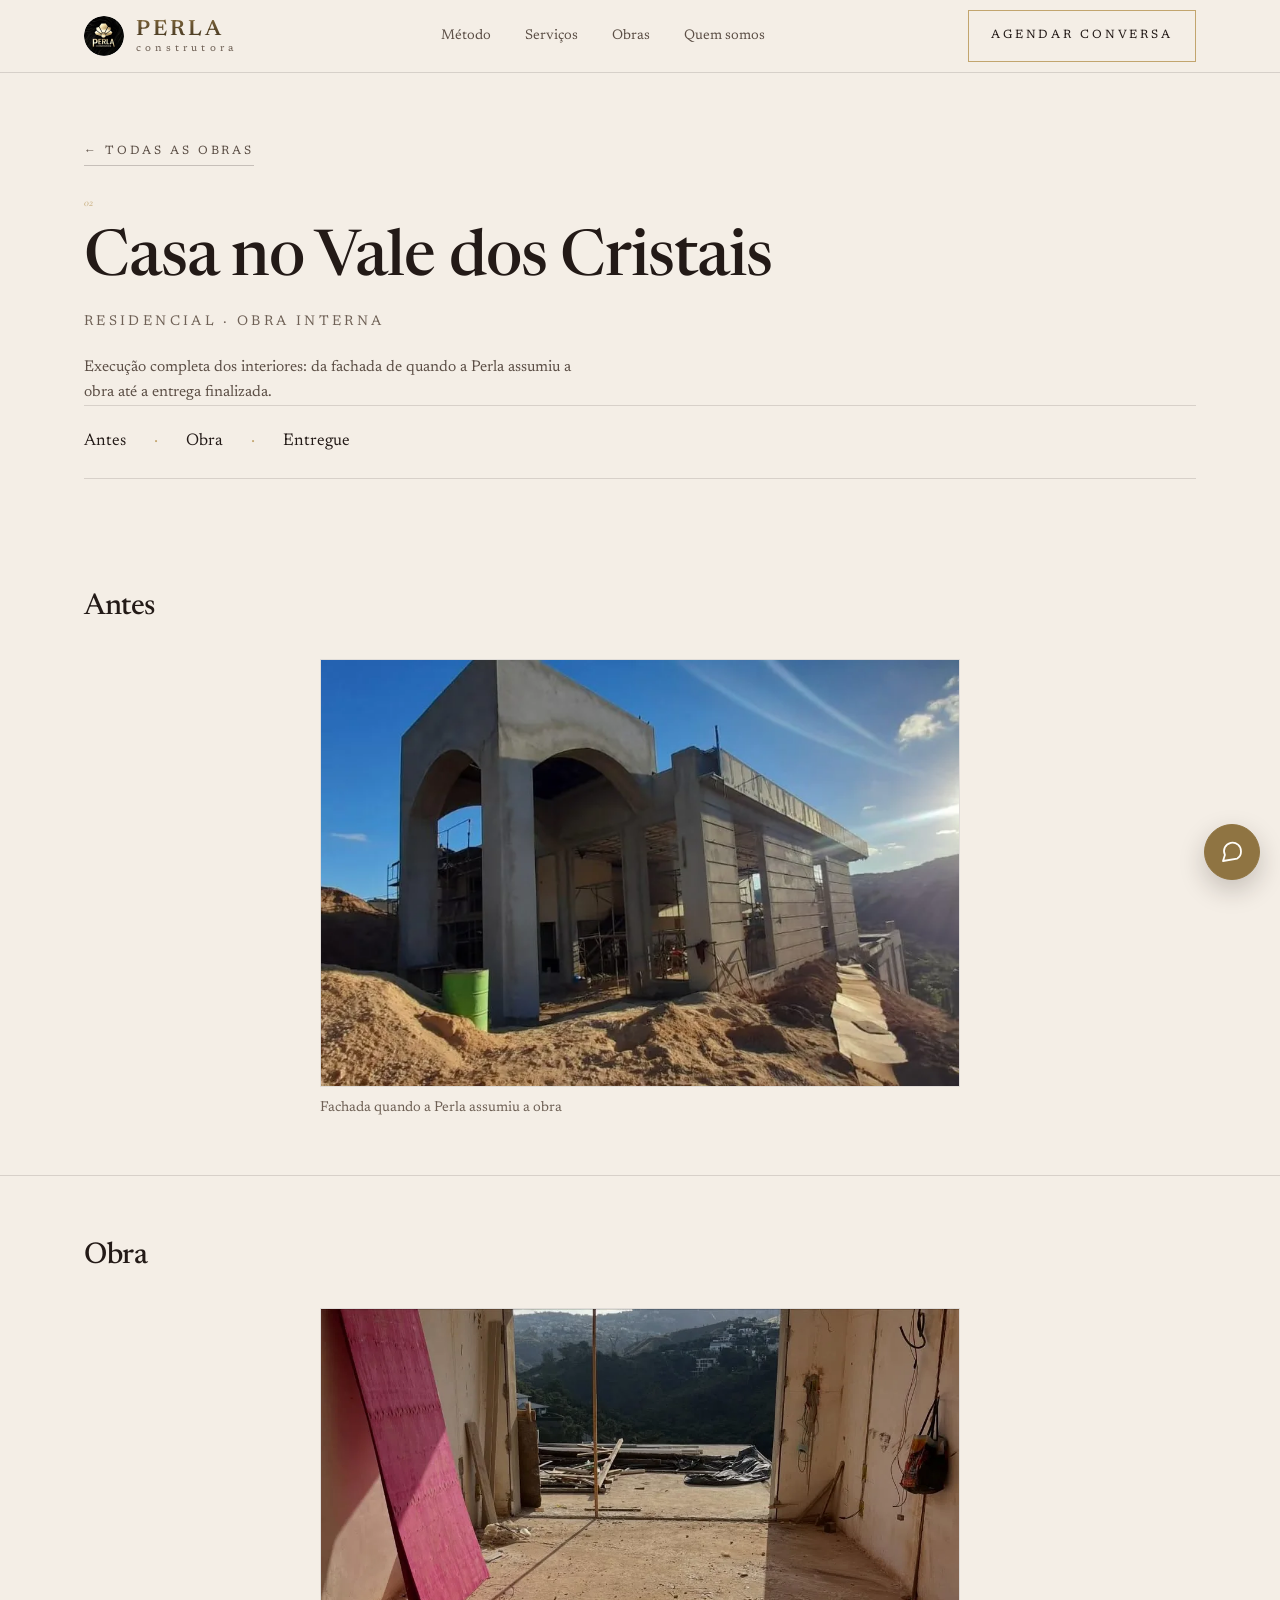
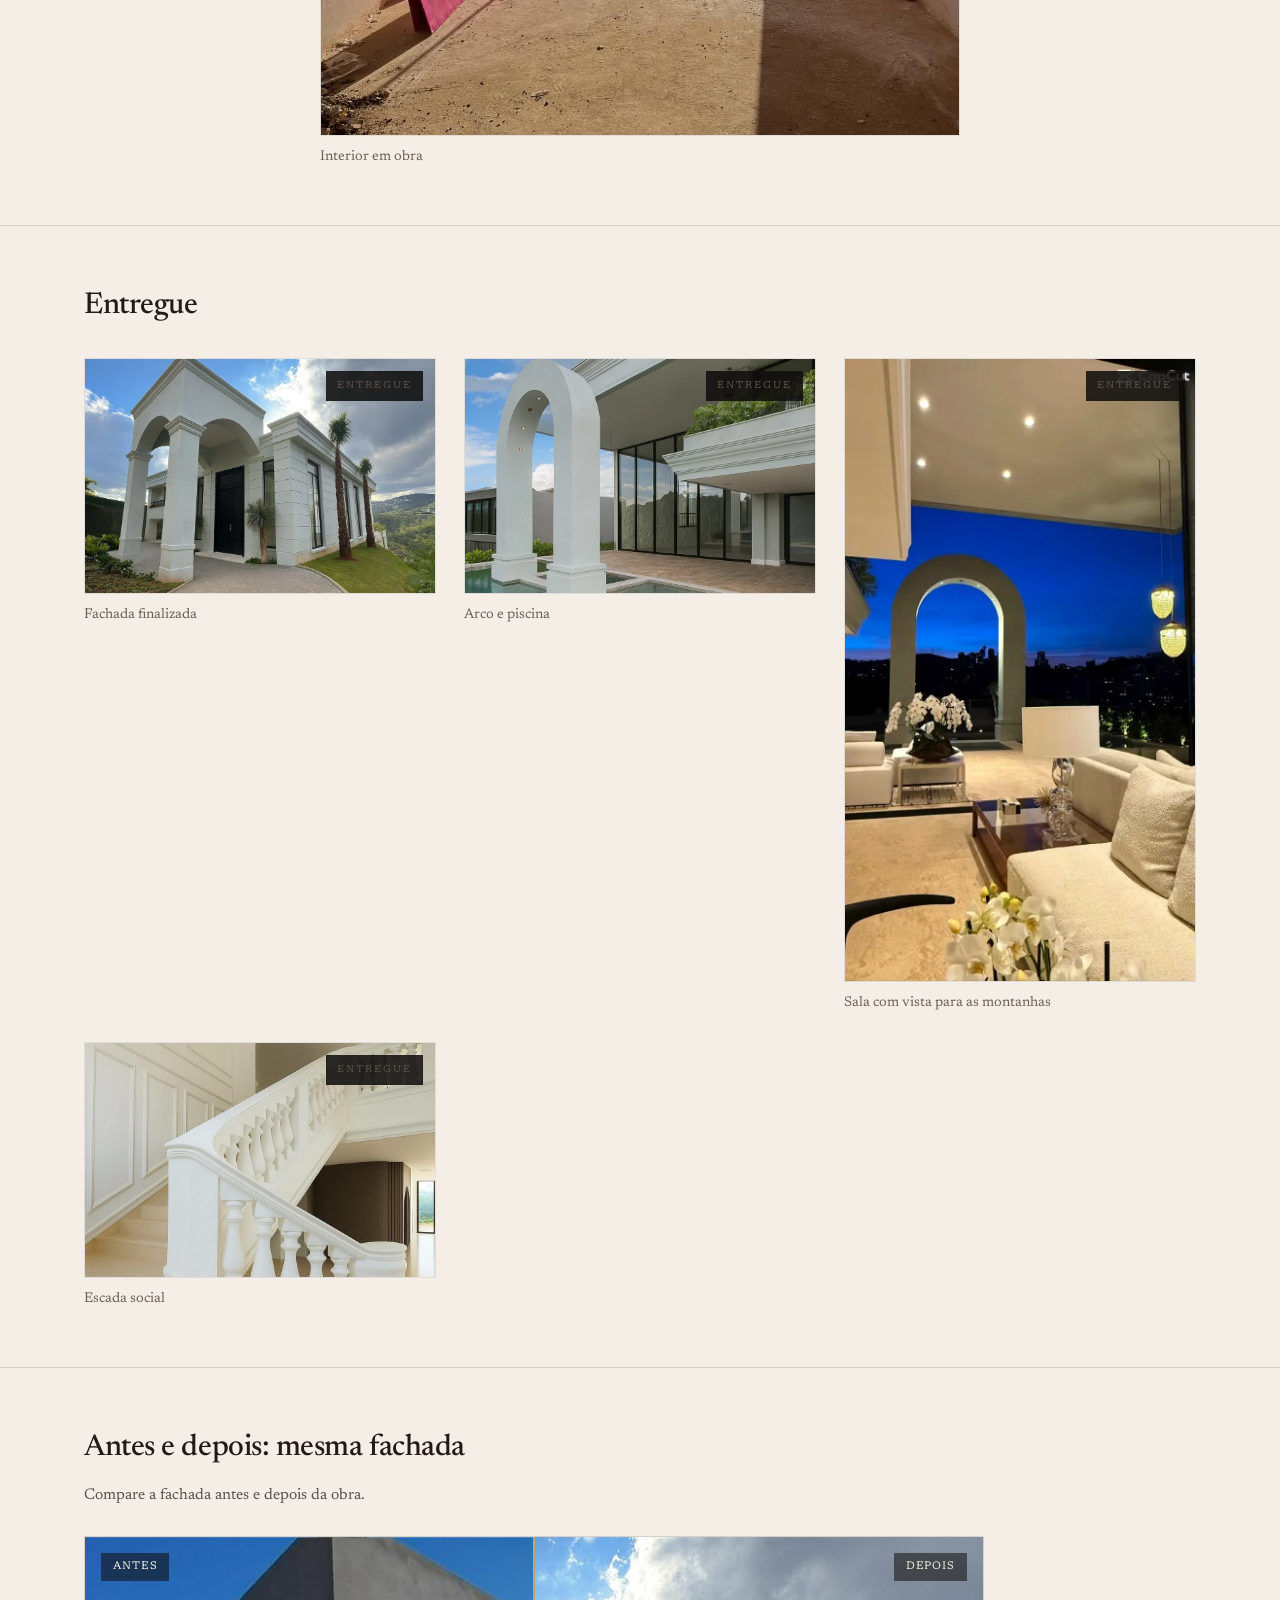
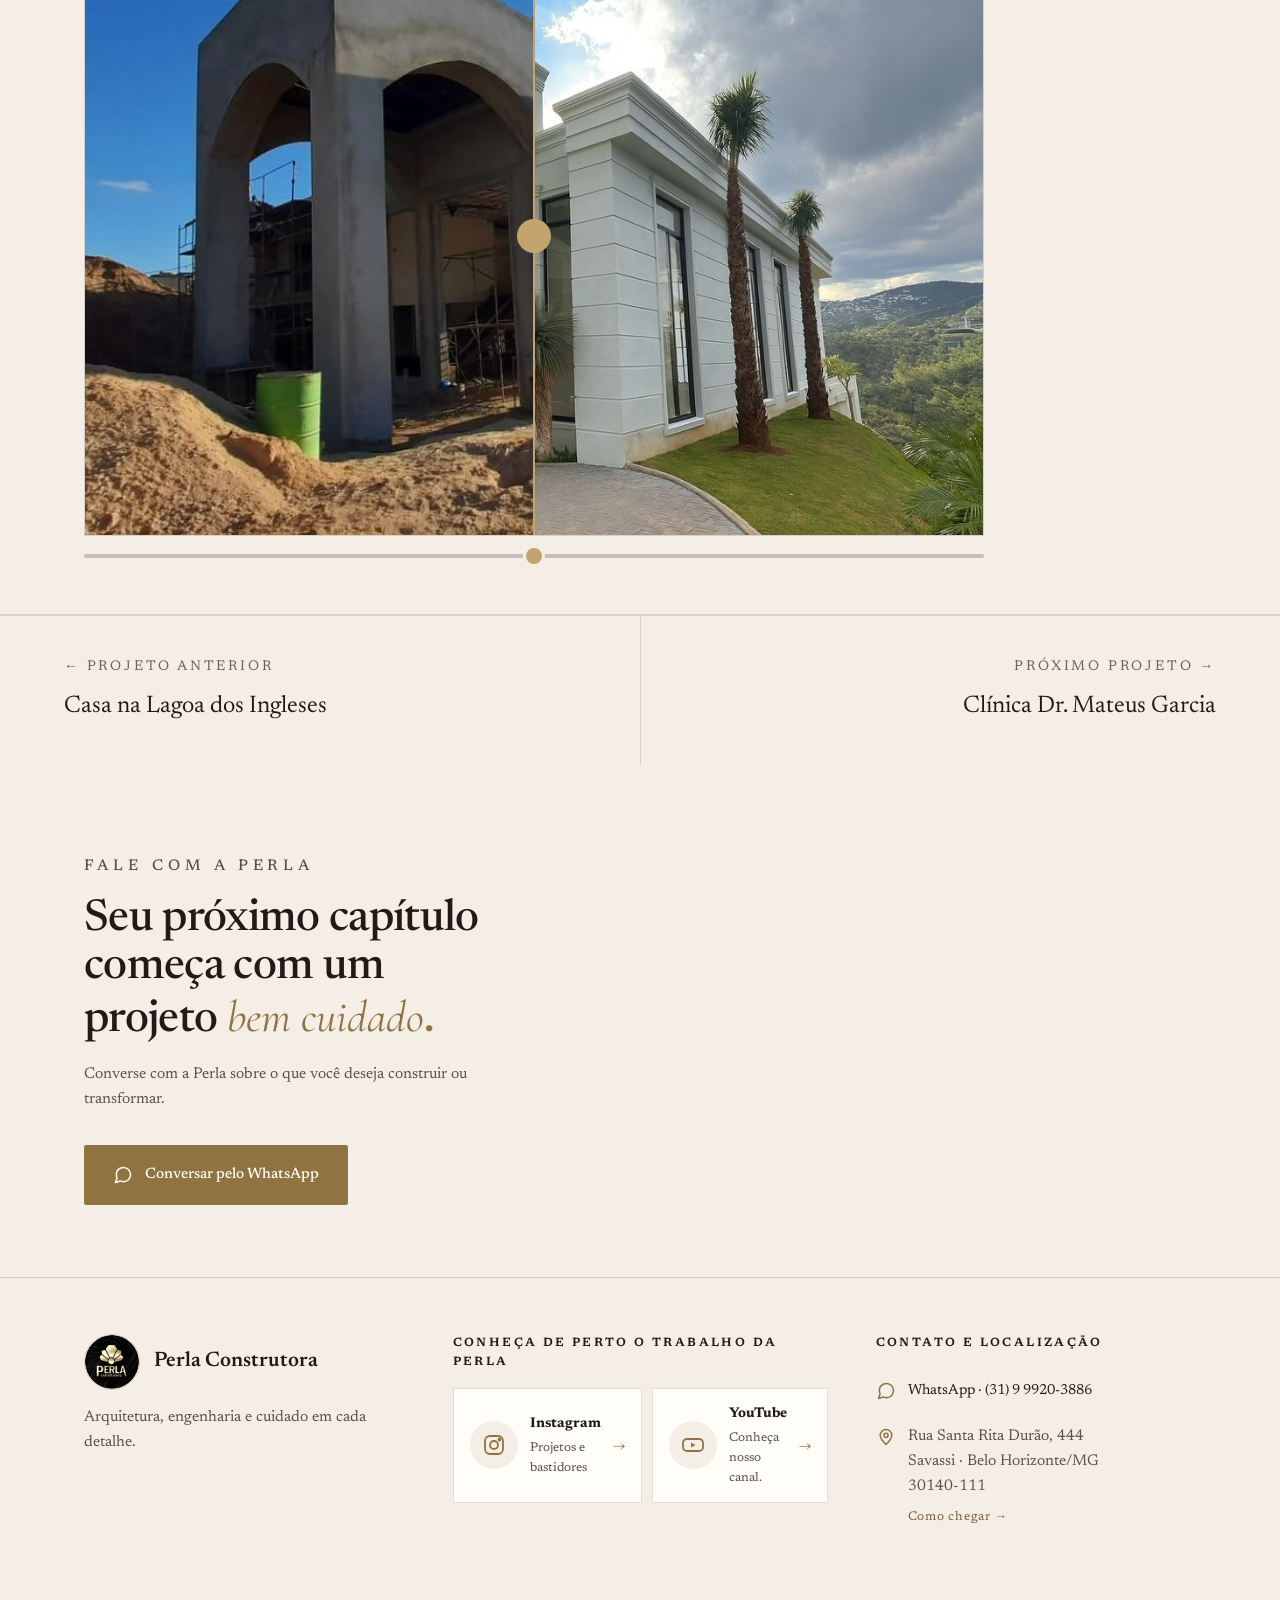
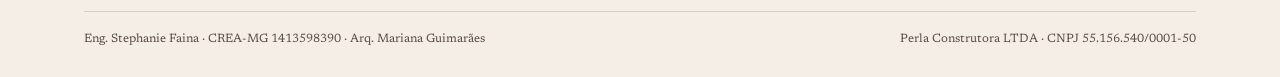
<file: obras/casa-vale-dos-cristais/index.html>
<!doctype html>
<html lang="pt-BR">
<head>
<meta charset="utf-8">
<meta name="viewport" content="width=device-width, initial-scale=1, viewport-fit=cover">
<meta name="robots" content="noindex, nofollow">
<title>Casa no Vale dos Cristais | Perla Construtora</title>
<meta name="description" content="Execução completa dos interiores: da fachada de quando a Perla assumiu a obra até a entrega finalizada.">
<meta name="theme-color" content="#F4EEE6">
<link rel="icon" type="image/png" sizes="32x32" href="../../assets/img/brand/favicon-32.png">
<link rel="apple-touch-icon" sizes="180x180" href="../../assets/img/brand/favicon-180.png">
<link rel="preconnect" href="https://fonts.googleapis.com">
<link rel="preconnect" href="https://fonts.gstatic.com" crossorigin>
<link rel="stylesheet" href="https://fonts.googleapis.com/css2?family=Cormorant+Garamond:ital,wght@1,400;1,500&family=Newsreader:ital,opsz,wght@0,6..72,400;0,6..72,500;0,6..72,600;1,6..72,400&display=swap">
<link rel="stylesheet" href="../../assets/css/obra.css">
<noscript><style>
[data-reveal]{opacity:1 !important;transform:none !important}
.comp-slider{display:none}
.comp-frame{aspect-ratio:auto !important;display:flex !important;flex-wrap:wrap;gap:0}
.comp-frame img{position:static !important;clip-path:none !important;width:50% !important;height:auto !important}
.comp-antes{order:1}
.comp-depois{order:2}
.comp-handle{display:none}
.comp-label{position:static !important;display:block !important;text-align:center;width:50%}
.comp-label-antes{order:3}
.comp-label-depois{order:4}
</style></noscript>
<link rel="stylesheet" href="../../assets/css/assistant.css">
</head>
<body class="tem-barra-contato">
<nav class="nav" aria-label="Principal">
  <div class="shell">
    <a href="../../index.html" class="wordmark" aria-label="Perla Construtora">
      <picture><source srcset="../../assets/img/brand/logo-perla-icon.webp" type="image/webp"><img src="../../assets/img/brand/logo-perla-icon.jpg" alt="Perla Construtora" width="40" height="40" loading="eager"></picture>
      <span class="txt"><b>PERLA</b><span class="sub">construtora</span></span>
    </a>
    <ul>
      <li><a href="../../index.html#metodo">Método</a></li>
      <li><a href="../../index.html#servicos">Serviços</a></li>
      <li><a href="../../index.html#obras">Obras</a></li>
      <li><a href="../../index.html#quem-somos">Quem somos</a></li>
    </ul>
    <a class="btn" href="https://wa.me/5531999203886?text=Ol%C3%A1!%20Conheci%20a%20Perla%20pelo%20site%20e%20gostaria%20de%20conversar%20sobre%20o%20projeto%20Casa%20no%20Vale%20dos%20Cristais." target="_blank" rel="noopener">Agendar conversa</a>
    <button class="nav-burger" type="button" aria-expanded="false" aria-controls="nav-mobile" aria-label="Abrir menu"><span></span><span></span><span></span></button>
  </div>
</nav>
<div class="nav-mobile" id="nav-mobile">
  <ul>
    <li><a href="../../index.html#metodo">Método</a></li>
    <li><a href="../../index.html#servicos">Serviços</a></li>
    <li><a href="../../index.html#obras">Obras</a></li>
    <li><a href="../../index.html#quem-somos">Quem somos</a></li>
  </ul>
  <a class="btn solid" href="https://wa.me/5531999203886?text=Ol%C3%A1!%20Conheci%20a%20Perla%20pelo%20site%20e%20gostaria%20de%20conversar%20sobre%20o%20projeto%20Casa%20no%20Vale%20dos%20Cristais." target="_blank" rel="noopener">Agendar conversa <span class="arr">→</span></a>
</div>

<header class="obra-topo">
  <div class="shell">
    <a class="link voltar" href="../../index.html#obras">← Todas as obras</a>
    <p class="label dim"><span class="it">02</span></p>
    <h1>Casa no Vale dos Cristais</h1>
    <span class="t">Residencial · Obra interna</span>
    <p class="resumo">Execução completa dos interiores: da fachada de quando a Perla assumiu a obra até a entrega finalizada.</p>
  </div>
  <div class="shell">
    <nav class="timeline" aria-label="Etapas do projeto">
      <a href="#etapa-antes">Antes</a>
      <span class="dot">·</span>
      <a href="#etapa-obra">Obra</a>
      <span class="dot">·</span>
      <a href="#etapa-entregue">Entregue</a>
    </nav>
  </div>
</header>

<section class="etapa-bloco" id="etapa-antes">
      <div class="shell">
        <h2>Antes</h2>
        <div class="etapa-grid cols-1">
        <figure data-lightbox-index="0">
          <span class="frame"><picture><source srcset="../../projetos/02-casa-vale-dos-cristais/01-antes-fachada-quando-a-perla-assumiu-a-obra.webp" type="image/webp"><img src="../../projetos/02-casa-vale-dos-cristais/01-antes-fachada-quando-a-perla-assumiu-a-obra.jpg" alt="Casa no Vale dos Cristais — Fachada quando a Perla assumiu a obra" width="855" height="571" loading="lazy" tabindex="0" role="button" aria-label="Ampliar: Casa no Vale dos Cristais — Fachada quando a Perla assumiu a obra"></picture></span>
          <figcaption>Fachada quando a Perla assumiu a obra</figcaption>
        </figure>
        </div>
      </div>
    </section>

<section class="etapa-bloco" id="etapa-obra">
      <div class="shell">
        <h2>Obra</h2>
        <div class="etapa-grid cols-1">
        <figure data-lightbox-index="1">
          <span class="frame"><picture><source srcset="../../projetos/02-casa-vale-dos-cristais/02-obra-interior-em-obra.webp" type="image/webp"><img src="../../projetos/02-casa-vale-dos-cristais/02-obra-interior-em-obra.jpg" alt="Casa no Vale dos Cristais — Interior em obra" width="1080" height="722" loading="lazy" tabindex="0" role="button" aria-label="Ampliar: Casa no Vale dos Cristais — Interior em obra"></picture></span>
          <figcaption>Interior em obra</figcaption>
        </figure>
        </div>
      </div>
    </section>

<section class="etapa-bloco" id="etapa-entregue">
      <div class="shell">
        <h2>Entregue</h2>
        <div class="etapa-grid cols-3">
        <figure data-lightbox-index="2">
          <span class="frame"><span class="selo entregue">Entregue</span><picture><source srcset="../../projetos/02-casa-vale-dos-cristais/03-entregue-fachada-finalizada.webp" type="image/webp"><img src="../../projetos/02-casa-vale-dos-cristais/03-entregue-fachada-finalizada.jpg" alt="Casa no Vale dos Cristais — Fachada finalizada" width="1026" height="685" loading="lazy" tabindex="0" role="button" aria-label="Ampliar: Casa no Vale dos Cristais — Fachada finalizada"></picture></span>
          <figcaption>Fachada finalizada</figcaption>
        </figure>
        <figure data-lightbox-index="3">
          <span class="frame"><span class="selo entregue">Entregue</span><picture><source srcset="../../projetos/02-casa-vale-dos-cristais/04-entregue-arco-e-piscina.webp" type="image/webp"><img src="../../projetos/02-casa-vale-dos-cristais/04-entregue-arco-e-piscina.jpg" alt="Casa no Vale dos Cristais — Arco e piscina" width="1024" height="684" loading="eager" fetchpriority="high" tabindex="0" role="button" aria-label="Ampliar: Casa no Vale dos Cristais — Arco e piscina"></picture></span>
          <figcaption>Arco e piscina</figcaption>
        </figure>
        <figure data-lightbox-index="4">
          <span class="frame"><span class="selo entregue">Entregue</span><picture><source srcset="../../projetos/02-casa-vale-dos-cristais/05-entregue-sala-com-vista-para-as-montanhas.webp" type="image/webp"><img src="../../projetos/02-casa-vale-dos-cristais/05-entregue-sala-com-vista-para-as-montanhas.jpg" alt="Casa no Vale dos Cristais — Sala com vista para as montanhas" width="720" height="1280" loading="lazy" tabindex="0" role="button" aria-label="Ampliar: Casa no Vale dos Cristais — Sala com vista para as montanhas"></picture></span>
          <figcaption>Sala com vista para as montanhas</figcaption>
        </figure>
        <figure data-lightbox-index="5">
          <span class="frame"><span class="selo entregue">Entregue</span><picture><source srcset="../../projetos/02-casa-vale-dos-cristais/06-entregue-escada-social.webp" type="image/webp"><img src="../../projetos/02-casa-vale-dos-cristais/06-entregue-escada-social.jpg" alt="Casa no Vale dos Cristais — Escada social" width="1024" height="684" loading="lazy" tabindex="0" role="button" aria-label="Ampliar: Casa no Vale dos Cristais — Escada social"></picture></span>
          <figcaption>Escada social</figcaption>
        </figure>
        </div>
      </div>
    </section>

<section class="comparador-secao" data-reveal>
      <div class="shell">
        <h2>Antes e depois: mesma fachada</h2>
        <p class="comp-legenda-topo">Compare a fachada antes e depois da obra.</p>
        <div class="comp-frame" id="comp-frame">
          <img class="comp-depois" src="../../projetos/02-casa-vale-dos-cristais/03-entregue-fachada-finalizada.jpg" alt="Casa no Vale dos Cristais — depois: Fachada finalizada" width="1026" height="685" loading="lazy">
          <img class="comp-antes" src="../../projetos/02-casa-vale-dos-cristais/01-antes-fachada-quando-a-perla-assumiu-a-obra.jpg" alt="Casa no Vale dos Cristais — antes: Fachada quando a Perla assumiu a obra" width="855" height="571" loading="lazy">
          <span class="comp-handle" aria-hidden="true"></span>
          <span class="comp-label comp-label-antes">Antes</span>
          <span class="comp-label comp-label-depois">Depois</span>
        </div>
        <input type="range" class="comp-slider" id="comp-slider" min="0" max="100" value="50" aria-label="Arraste para comparar a fachada antes e depois da obra">
      </div>
    </section>

<nav class="obra-prox" aria-label="Outros projetos">
  <a href="../casa-lagoa-dos-ingleses/index.html"><span class="lbl">← Projeto anterior</span><span class="tt">Casa na Lagoa dos Ingleses</span></a>
  <a href="../clinica-dr-mateus-garcia/index.html"><span class="lbl">Próximo projeto →</span><span class="tt">Clínica Dr. Mateus Garcia</span></a>
</nav>

<section class="cta-contato paper">
  <div class="shell">
    <p class="label dim" style="color:var(--tinta-2)">Fale com a Perla</p>
    <h2 style="margin-top:16px">Seu próximo capítulo começa com um projeto <span class="it" style="color:var(--ouro-paper)">bem cuidado</span><span class="dot" style="color:var(--ouro-paper)">.</span></h2>
    <p>Converse com a Perla sobre o que você deseja construir ou transformar.</p>
    <div class="ctas">
      <a class="btn-contato principal" href="https://wa.me/5531999203886?text=Ol%C3%A1!%20Conheci%20a%20Perla%20pelo%20site%20e%20gostaria%20de%20conversar%20sobre%20o%20projeto%20Casa%20no%20Vale%20dos%20Cristais." target="_blank" rel="noopener"><svg viewBox="0 0 24 24" fill="none" stroke="currentColor" stroke-width="1.8" stroke-linecap="round" stroke-linejoin="round" aria-hidden="true"><path d="M21 11.5a8.38 8.38 0 0 1-.9 3.8 8.5 8.5 0 0 1-7.6 4.7 8.38 8.38 0 0 1-3.8-.9L3 21l1.9-5.7a8.38 8.38 0 0 1-.9-3.8 8.5 8.5 0 0 1 4.7-7.6 8.38 8.38 0 0 1 3.8-.9h.5a8.48 8.48 0 0 1 8 8v.5z"/></svg> Conversar pelo WhatsApp</a>
      <!-- Botão "Enviar um e-mail" entra assim que o endereço oficial for confirmado — ver PROGRESS.md. -->
    </div>
  </div>
</section>

<footer class="rodape-claro paper">
  <div class="shell">
    <div class="rodape-marca">
      <a href="../../index.html" class="wordmark-lg" aria-label="Perla Construtora, ir para o início">
        <picture><source srcset="../../assets/img/brand/logo-perla-icon.webp" type="image/webp"><img src="../../assets/img/brand/logo-perla-icon.jpg" alt="" width="56" height="56" loading="lazy"></picture>
        <b>Perla Construtora</b>
      </a>
      <p>Arquitetura, engenharia e cuidado em cada detalhe.</p>
    </div>

    <div class="rodape-redes">
      <p class="footer-titulo">Conheça de perto o trabalho da Perla</p>
      <div class="rede-cards">
        <a class="rede-card" href="https://www.instagram.com/perlaconstrutora/" target="_blank" rel="noopener">
          <span class="rede-icon"><svg viewBox="0 0 24 24" fill="none" stroke="currentColor" stroke-width="1.8" stroke-linecap="round" stroke-linejoin="round" aria-hidden="true"><rect x="3" y="3" width="18" height="18" rx="5"/><circle cx="12" cy="12" r="4"/><circle cx="17.5" cy="6.5" r="1"/></svg></span>
          <span class="rede-info"><b>Instagram</b><span>Projetos e bastidores</span></span>
          <span class="rede-seta" aria-hidden="true">→</span>
        </a>
        <a class="rede-card" href="https://youtube.com/@perlaconstrutora" target="_blank" rel="noopener">
          <span class="rede-icon"><svg viewBox="0 0 24 24" fill="none" stroke="currentColor" stroke-width="1.8" stroke-linecap="round" stroke-linejoin="round" aria-hidden="true"><rect x="2" y="6" width="20" height="12" rx="4"/><path d="M10 9.5v5l4.5-2.5z" fill="currentColor" stroke="none"/></svg></span>
          <span class="rede-info"><b>YouTube</b><span>Conheça nosso canal.</span></span>
          <span class="rede-seta" aria-hidden="true">→</span>
        </a>
      </div>
    </div>

    <div class="rodape-contato">
      <p class="footer-titulo">Contato e localização</p>
      <a class="contato-linha" href="https://wa.me/5531999203886?text=Ol%C3%A1!%20Conheci%20a%20Perla%20pelo%20site%20e%20gostaria%20de%20conversar%20sobre%20o%20projeto%20Casa%20no%20Vale%20dos%20Cristais." target="_blank" rel="noopener"><svg class="contato-icon" viewBox="0 0 24 24" fill="none" stroke="currentColor" stroke-width="1.8" stroke-linecap="round" stroke-linejoin="round" aria-hidden="true"><path d="M21 11.5a8.38 8.38 0 0 1-.9 3.8 8.5 8.5 0 0 1-7.6 4.7 8.38 8.38 0 0 1-3.8-.9L3 21l1.9-5.7a8.38 8.38 0 0 1-.9-3.8 8.5 8.5 0 0 1 4.7-7.6 8.38 8.38 0 0 1 3.8-.9h.5a8.48 8.48 0 0 1 8 8v.5z"/></svg> WhatsApp · (31) 9 9920-3886</a>
      <!-- E-mail: aguardando endereço oficial confirmado pela empresa. -->
      <div class="endereco-bloco">
        <svg class="contato-icon" viewBox="0 0 24 24" fill="none" stroke="currentColor" stroke-width="1.8" stroke-linecap="round" stroke-linejoin="round" aria-hidden="true"><path d="M12 21s-7-6.5-7-11a7 7 0 0 1 14 0c0 4.5-7 11-7 11z"/><circle cx="12" cy="10" r="2.5"/></svg>
        <address>Rua Santa Rita Durão, 444<br>Savassi · Belo Horizonte/MG<br>30140-111</address>
      </div>
      <a class="como-chegar" href="https://www.google.com/maps/search/?api=1&query=Rua+Santa+Rita+Dur%C3%A3o%2C+444%2C+Savassi%2C+Belo+Horizonte%2FMG%2C+30140-111" target="_blank" rel="noopener">Como chegar →</a>
    </div>

    <div class="legal">
      <span>Eng. Stephanie Faina · CREA-MG 1413598390 · Arq. Mariana Guimarães</span>
      <span>Perla Construtora LTDA · CNPJ 55.156.540/0001-50</span>
    </div>
  </div>
</footer>

<div class="barra-contato-mobile" id="barra-contato">
  <a href="https://wa.me/5531999203886?text=Ol%C3%A1!%20Conheci%20a%20Perla%20pelo%20site%20e%20gostaria%20de%20conversar%20sobre%20o%20projeto%20Casa%20no%20Vale%20dos%20Cristais." target="_blank" rel="noopener"><svg viewBox="0 0 24 24" fill="none" stroke="currentColor" stroke-width="1.8" stroke-linecap="round" stroke-linejoin="round" aria-hidden="true"><path d="M21 11.5a8.38 8.38 0 0 1-.9 3.8 8.5 8.5 0 0 1-7.6 4.7 8.38 8.38 0 0 1-3.8-.9L3 21l1.9-5.7a8.38 8.38 0 0 1-.9-3.8 8.5 8.5 0 0 1 4.7-7.6 8.38 8.38 0 0 1 3.8-.9h.5a8.48 8.48 0 0 1 8 8v.5z"/></svg> WhatsApp</a>
</div>

<div class="lightbox" id="lightbox" role="dialog" aria-modal="true" aria-label="Galeria em tela cheia">
  <button class="fechar" type="button" aria-label="Fechar">✕</button>
  <button class="seta prev" type="button" aria-label="Foto anterior">‹</button>
  <figure>
    <img id="lightbox-img" alt="">
    <figcaption id="lightbox-caption"><span id="lightbox-legenda"></span><span class="etapa" id="lightbox-etapa"></span></figcaption>
  </figure>
  <button class="seta next" type="button" aria-label="Próxima foto">›</button>
  <div class="contador" id="lightbox-contador"></div>
</div>

<script id="fotos-data" type="application/json">[{"src":"../../projetos/02-casa-vale-dos-cristais/01-antes-fachada-quando-a-perla-assumiu-a-obra.jpg","legenda":"Fachada quando a Perla assumiu a obra","etapa":"Antes"},{"src":"../../projetos/02-casa-vale-dos-cristais/02-obra-interior-em-obra.jpg","legenda":"Interior em obra","etapa":"Obra"},{"src":"../../projetos/02-casa-vale-dos-cristais/03-entregue-fachada-finalizada.jpg","legenda":"Fachada finalizada","etapa":"Entregue"},{"src":"../../projetos/02-casa-vale-dos-cristais/04-entregue-arco-e-piscina.jpg","legenda":"Arco e piscina","etapa":"Entregue"},{"src":"../../projetos/02-casa-vale-dos-cristais/05-entregue-sala-com-vista-para-as-montanhas.jpg","legenda":"Sala com vista para as montanhas","etapa":"Entregue"},{"src":"../../projetos/02-casa-vale-dos-cristais/06-entregue-escada-social.jpg","legenda":"Escada social","etapa":"Entregue"}]</script>
<script>
// Revelação ao rolar — mesmo mecanismo do index.html
if (window.matchMedia('(prefers-reduced-motion: no-preference)').matches && 'IntersectionObserver' in window) {
  var io = new IntersectionObserver(function (entries) {
    entries.forEach(function (entry) {
      if (entry.isIntersecting) { entry.target.classList.add('in'); io.unobserve(entry.target); }
    });
  }, { threshold: 0.1, rootMargin: '0px 0px -8% 0px' });
  document.querySelectorAll('[data-reveal]').forEach(function (el) { io.observe(el); });
} else {
  document.querySelectorAll('[data-reveal]').forEach(function (el) { el.classList.add('in'); });
}
</script>
<script>
// Menu mobile — idêntico ao index.html
(function () {
  var burger = document.querySelector('.nav-burger');
  var panel = document.getElementById('nav-mobile');
  if (!burger || !panel) return;
  function close() { burger.setAttribute('aria-expanded', 'false'); panel.classList.remove('open'); document.body.classList.remove('nav-open', 'esconder-barra-contato'); }
  function open() { burger.setAttribute('aria-expanded', 'true'); panel.classList.add('open'); document.body.classList.add('nav-open', 'esconder-barra-contato'); }
  burger.addEventListener('click', function () { if (panel.classList.contains('open')) close(); else open(); });
  panel.querySelectorAll('a').forEach(function (a) { a.addEventListener('click', close); });
  document.addEventListener('keydown', function (e) { if (e.key === 'Escape') close(); });
  document.addEventListener('click', function (e) { if (panel.classList.contains('open') && !panel.contains(e.target) && e.target !== burger && !burger.contains(e.target)) close(); });
  window.addEventListener('resize', function () { if (window.innerWidth > 900) close(); });
})();
</script>
<script>
// Lightbox — tela cheia, setas + teclado, Esc fecha, contador "n / total", legenda e etapa.
// Ao fechar, o foco volta pra miniatura que abriu a foto (nunca some pro topo da página).
(function () {
  var fotos = JSON.parse(document.getElementById('fotos-data').textContent);
  var lb = document.getElementById('lightbox');
  var img = document.getElementById('lightbox-img');
  var legenda = document.getElementById('lightbox-legenda');
  var etapaEl = document.getElementById('lightbox-etapa');
  var contador = document.getElementById('lightbox-contador');
  var atual = 0;
  var gatilho = null;

  function mostrar(i) {
    atual = (i + fotos.length) % fotos.length;
    var f = fotos[atual];
    img.src = f.src;
    img.alt = f.legenda;
    legenda.textContent = f.legenda;
    etapaEl.textContent = f.etapa;
    contador.textContent = (atual + 1) + ' / ' + fotos.length;
  }
  function abrir(i, origem) {
    gatilho = origem || null;
    mostrar(i);
    lb.classList.add('open');
    document.body.classList.add('nav-open', 'esconder-barra-contato');
    lb.querySelector('.fechar').focus();
  }
  function fechar() {
    lb.classList.remove('open');
    document.body.classList.remove('nav-open', 'esconder-barra-contato');
    if (gatilho) { gatilho.focus(); gatilho = null; }
  }

  document.querySelectorAll('[data-lightbox-index]').forEach(function (fig) {
    var alvo = fig.querySelector('img');
    alvo.addEventListener('click', function () {
      abrir(parseInt(fig.getAttribute('data-lightbox-index'), 10), alvo);
    });
    alvo.addEventListener('keydown', function (e) {
      if (e.key === 'Enter' || e.key === ' ') {
        e.preventDefault();
        abrir(parseInt(fig.getAttribute('data-lightbox-index'), 10), alvo);
      }
    });
  });
  lb.querySelector('.fechar').addEventListener('click', fechar);
  lb.querySelector('.prev').addEventListener('click', function () { mostrar(atual - 1); });
  lb.querySelector('.next').addEventListener('click', function () { mostrar(atual + 1); });
  lb.addEventListener('click', function (e) { if (e.target === lb) fechar(); });
  document.addEventListener('keydown', function (e) {
    if (!lb.classList.contains('open')) return;
    if (e.key === 'Escape') fechar();
    if (e.key === 'ArrowLeft') mostrar(atual - 1);
    if (e.key === 'ArrowRight') mostrar(atual + 1);
  });
})();
</script>
<script>
// Comparador antes/depois: input range nativo (mouse, toque e teclado já funcionam sem código
// extra) controla quanto da foto "depois" fica visível por cima da foto "antes".
(function () {
  var frame = document.getElementById('comp-frame');
  var slider = document.getElementById('comp-slider');
  if (!frame || !slider) return;
  slider.addEventListener('input', function () {
    frame.style.setProperty('--pos', slider.value + '%');
  });
})();
</script>
<script src="../../assets/js/assistant.js" defer></script>
</body>
</html>
</file>
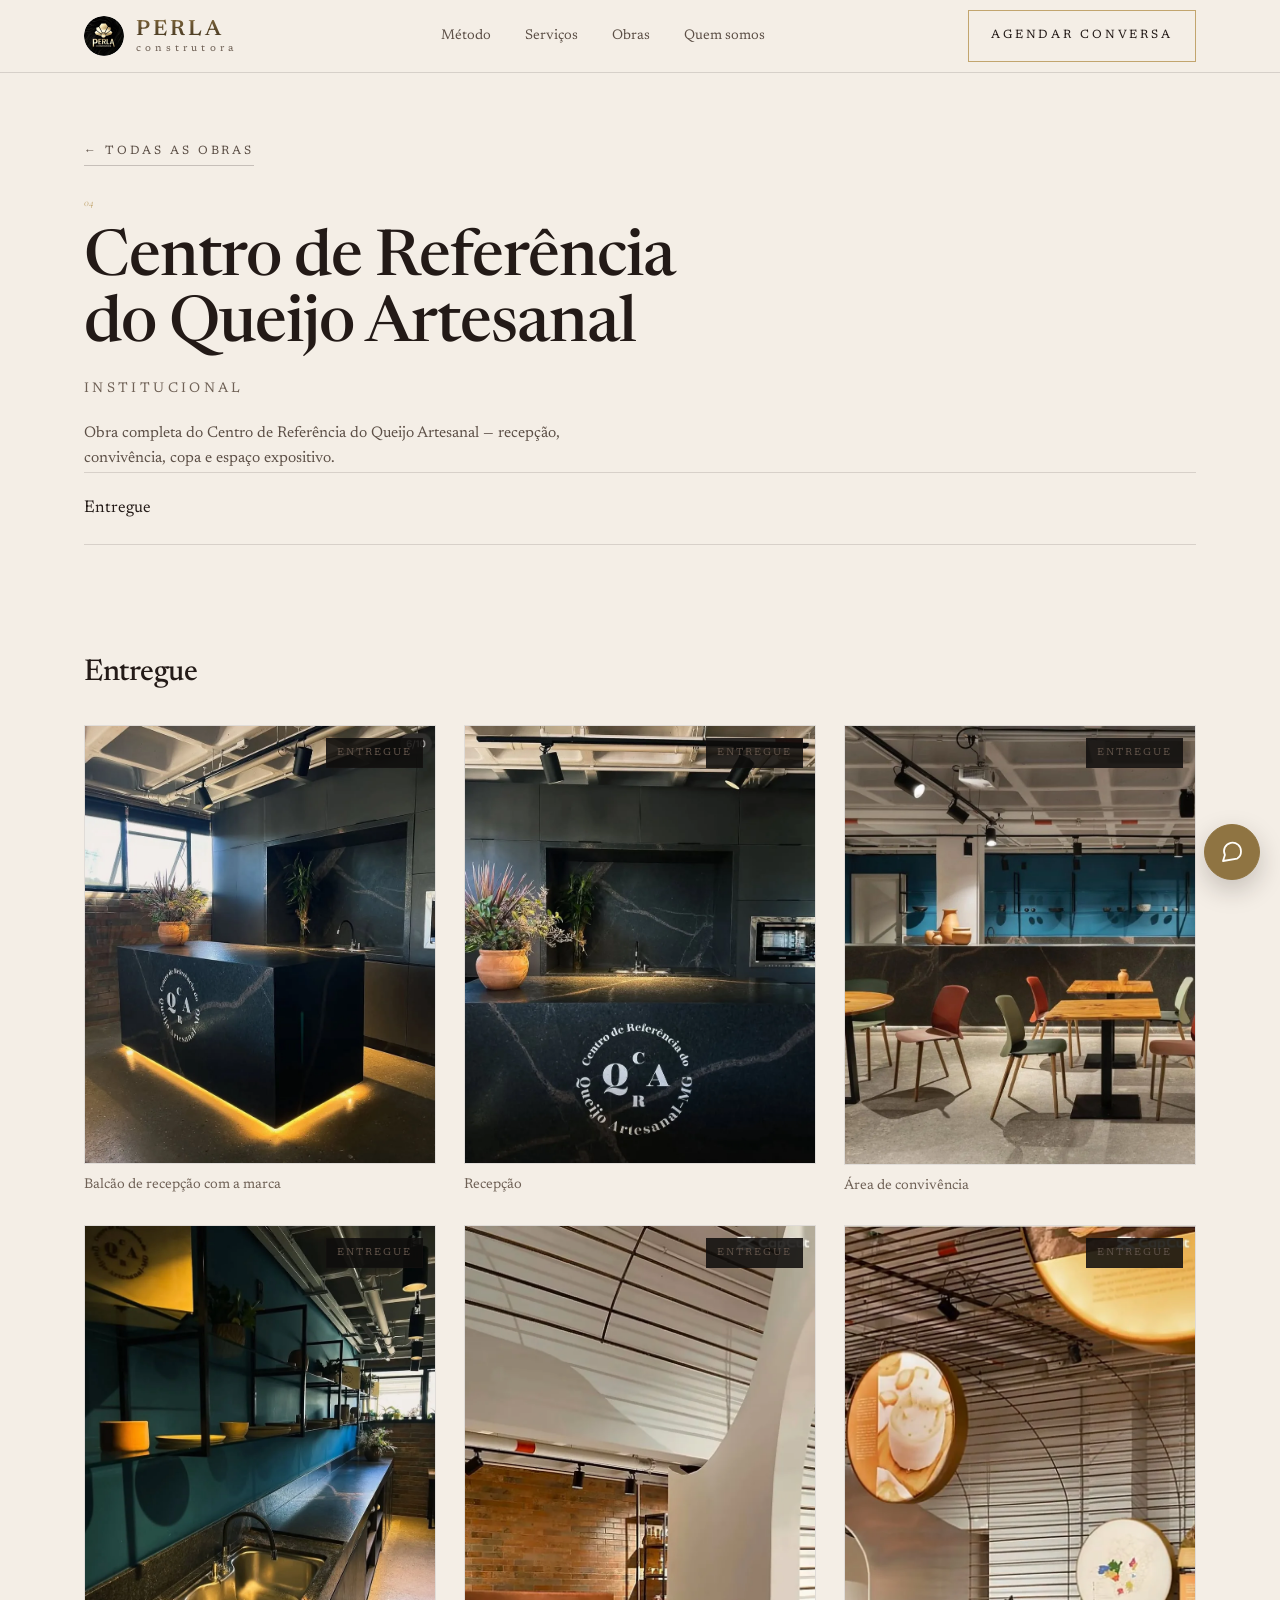
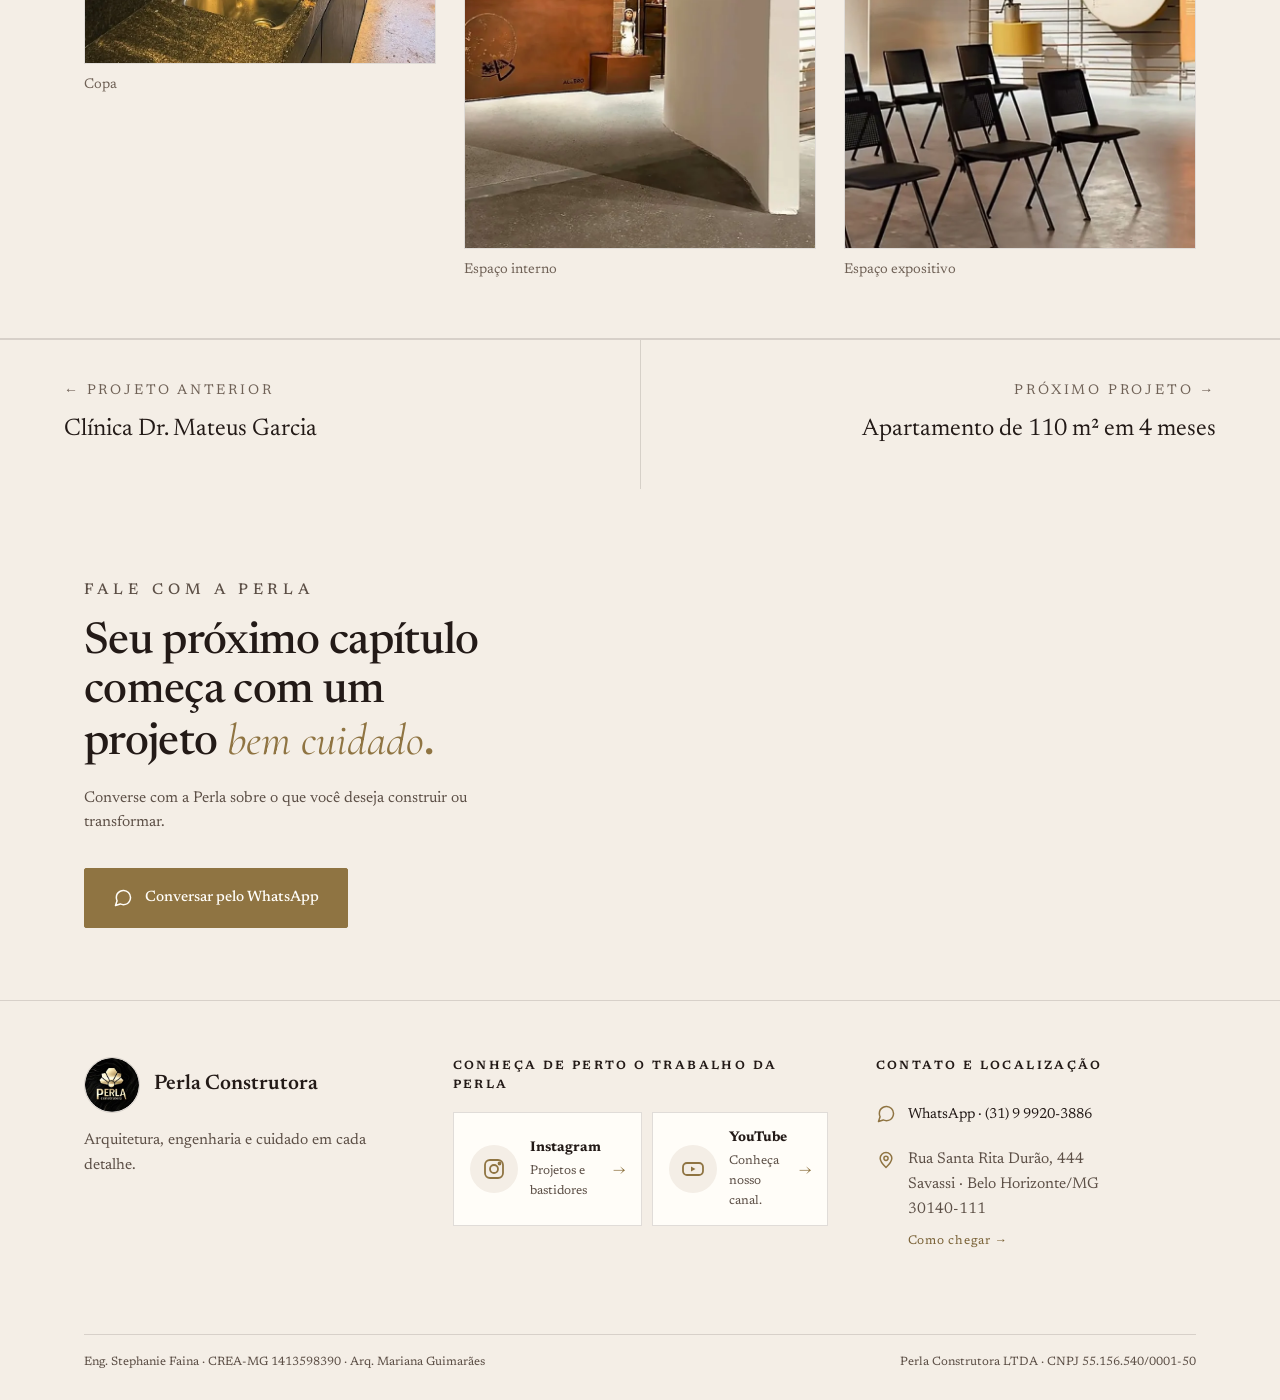
<file: obras/centro-referencia-queijo-artesanal/index.html>
<!doctype html>
<html lang="pt-BR">
<head>
<meta charset="utf-8">
<meta name="viewport" content="width=device-width, initial-scale=1, viewport-fit=cover">
<meta name="robots" content="noindex, nofollow">
<title>Centro de Referência do Queijo Artesanal | Perla Construtora</title>
<meta name="description" content="Obra completa do Centro de Referência do Queijo Artesanal — recepção, convivência, copa e espaço expositivo.">
<meta name="theme-color" content="#F4EEE6">
<link rel="icon" type="image/png" sizes="32x32" href="../../assets/img/brand/favicon-32.png">
<link rel="apple-touch-icon" sizes="180x180" href="../../assets/img/brand/favicon-180.png">
<link rel="preconnect" href="https://fonts.googleapis.com">
<link rel="preconnect" href="https://fonts.gstatic.com" crossorigin>
<link rel="stylesheet" href="https://fonts.googleapis.com/css2?family=Cormorant+Garamond:ital,wght@1,400;1,500&family=Newsreader:ital,opsz,wght@0,6..72,400;0,6..72,500;0,6..72,600;1,6..72,400&display=swap">
<link rel="stylesheet" href="../../assets/css/obra.css">
<noscript><style>
[data-reveal]{opacity:1 !important;transform:none !important}
.comp-slider{display:none}
.comp-frame{aspect-ratio:auto !important;display:flex !important;flex-wrap:wrap;gap:0}
.comp-frame img{position:static !important;clip-path:none !important;width:50% !important;height:auto !important}
.comp-antes{order:1}
.comp-depois{order:2}
.comp-handle{display:none}
.comp-label{position:static !important;display:block !important;text-align:center;width:50%}
.comp-label-antes{order:3}
.comp-label-depois{order:4}
</style></noscript>
<link rel="stylesheet" href="../../assets/css/assistant.css">
</head>
<body class="tem-barra-contato">
<nav class="nav" aria-label="Principal">
  <div class="shell">
    <a href="../../index.html" class="wordmark" aria-label="Perla Construtora">
      <picture><source srcset="../../assets/img/brand/logo-perla-icon.webp" type="image/webp"><img src="../../assets/img/brand/logo-perla-icon.jpg" alt="Perla Construtora" width="40" height="40" loading="eager"></picture>
      <span class="txt"><b>PERLA</b><span class="sub">construtora</span></span>
    </a>
    <ul>
      <li><a href="../../index.html#metodo">Método</a></li>
      <li><a href="../../index.html#servicos">Serviços</a></li>
      <li><a href="../../index.html#obras">Obras</a></li>
      <li><a href="../../index.html#quem-somos">Quem somos</a></li>
    </ul>
    <a class="btn" href="https://wa.me/5531999203886?text=Ol%C3%A1!%20Conheci%20a%20Perla%20pelo%20site%20e%20gostaria%20de%20conversar%20sobre%20o%20projeto%20Centro%20de%20Refer%C3%AAncia%20do%20Queijo%20Artesanal." target="_blank" rel="noopener">Agendar conversa</a>
    <button class="nav-burger" type="button" aria-expanded="false" aria-controls="nav-mobile" aria-label="Abrir menu"><span></span><span></span><span></span></button>
  </div>
</nav>
<div class="nav-mobile" id="nav-mobile">
  <ul>
    <li><a href="../../index.html#metodo">Método</a></li>
    <li><a href="../../index.html#servicos">Serviços</a></li>
    <li><a href="../../index.html#obras">Obras</a></li>
    <li><a href="../../index.html#quem-somos">Quem somos</a></li>
  </ul>
  <a class="btn solid" href="https://wa.me/5531999203886?text=Ol%C3%A1!%20Conheci%20a%20Perla%20pelo%20site%20e%20gostaria%20de%20conversar%20sobre%20o%20projeto%20Centro%20de%20Refer%C3%AAncia%20do%20Queijo%20Artesanal." target="_blank" rel="noopener">Agendar conversa <span class="arr">→</span></a>
</div>

<header class="obra-topo">
  <div class="shell">
    <a class="link voltar" href="../../index.html#obras">← Todas as obras</a>
    <p class="label dim"><span class="it">04</span></p>
    <h1>Centro de Referência do Queijo Artesanal</h1>
    <span class="t">Institucional</span>
    <p class="resumo">Obra completa do Centro de Referência do Queijo Artesanal — recepção, convivência, copa e espaço expositivo.</p>
  </div>
  <div class="shell">
    <nav class="timeline" aria-label="Etapas do projeto">
      <a href="#etapa-entregue">Entregue</a>
    </nav>
  </div>
</header>

<section class="etapa-bloco" id="etapa-entregue">
      <div class="shell">
        <h2>Entregue</h2>
        <div class="etapa-grid cols-3">
        <figure data-lightbox-index="0">
          <span class="frame"><span class="selo entregue">Entregue</span><picture><source srcset="../../projetos/04-centro-referencia-queijo-artesanal/01-entregue-balcao-de-recepcao-com-a-marca.webp" type="image/webp"><img src="../../projetos/04-centro-referencia-queijo-artesanal/01-entregue-balcao-de-recepcao-com-a-marca.jpg" alt="Centro de Referência do Queijo Artesanal — Balcão de recepção com a marca" width="865" height="1080" loading="eager" fetchpriority="high" tabindex="0" role="button" aria-label="Ampliar: Centro de Referência do Queijo Artesanal — Balcão de recepção com a marca"></picture></span>
          <figcaption>Balcão de recepção com a marca</figcaption>
        </figure>
        <figure data-lightbox-index="1">
          <span class="frame"><span class="selo entregue">Entregue</span><picture><source srcset="../../projetos/04-centro-referencia-queijo-artesanal/02-entregue-recepcao.webp" type="image/webp"><img src="../../projetos/04-centro-referencia-queijo-artesanal/02-entregue-recepcao.jpg" alt="Centro de Referência do Queijo Artesanal — Recepção" width="865" height="1080" loading="lazy" tabindex="0" role="button" aria-label="Ampliar: Centro de Referência do Queijo Artesanal — Recepção"></picture></span>
          <figcaption>Recepção</figcaption>
        </figure>
        <figure data-lightbox-index="2">
          <span class="frame"><span class="selo entregue">Entregue</span><picture><source srcset="../../projetos/04-centro-referencia-queijo-artesanal/03-entregue-area-de-convivencia.webp" type="image/webp"><img src="../../projetos/04-centro-referencia-queijo-artesanal/03-entregue-area-de-convivencia.jpg" alt="Centro de Referência do Queijo Artesanal — Área de convivência" width="897" height="1122" loading="lazy" tabindex="0" role="button" aria-label="Ampliar: Centro de Referência do Queijo Artesanal — Área de convivência"></picture></span>
          <figcaption>Área de convivência</figcaption>
        </figure>
        <figure data-lightbox-index="3">
          <span class="frame"><span class="selo entregue">Entregue</span><picture><source srcset="../../projetos/04-centro-referencia-queijo-artesanal/04-entregue-copa.webp" type="image/webp"><img src="../../projetos/04-centro-referencia-queijo-artesanal/04-entregue-copa.jpg" alt="Centro de Referência do Queijo Artesanal — Copa" width="865" height="1080" loading="lazy" tabindex="0" role="button" aria-label="Ampliar: Centro de Referência do Queijo Artesanal — Copa"></picture></span>
          <figcaption>Copa</figcaption>
        </figure>
        <figure data-lightbox-index="4">
          <span class="frame"><span class="selo entregue">Entregue</span><picture><source srcset="../../projetos/04-centro-referencia-queijo-artesanal/05-entregue-espaco-interno.webp" type="image/webp"><img src="../../projetos/04-centro-referencia-queijo-artesanal/05-entregue-espaco-interno.jpg" alt="Centro de Referência do Queijo Artesanal — Espaço interno" width="720" height="1280" loading="lazy" tabindex="0" role="button" aria-label="Ampliar: Centro de Referência do Queijo Artesanal — Espaço interno"></picture></span>
          <figcaption>Espaço interno</figcaption>
        </figure>
        <figure data-lightbox-index="5">
          <span class="frame"><span class="selo entregue">Entregue</span><picture><source srcset="../../projetos/04-centro-referencia-queijo-artesanal/06-entregue-espaco-expositivo.webp" type="image/webp"><img src="../../projetos/04-centro-referencia-queijo-artesanal/06-entregue-espaco-expositivo.jpg" alt="Centro de Referência do Queijo Artesanal — Espaço expositivo" width="720" height="1280" loading="lazy" tabindex="0" role="button" aria-label="Ampliar: Centro de Referência do Queijo Artesanal — Espaço expositivo"></picture></span>
          <figcaption>Espaço expositivo</figcaption>
        </figure>
        </div>
      </div>
    </section>



<nav class="obra-prox" aria-label="Outros projetos">
  <a href="../clinica-dr-mateus-garcia/index.html"><span class="lbl">← Projeto anterior</span><span class="tt">Clínica Dr. Mateus Garcia</span></a>
  <a href="../apartamento-110m2-buritis/index.html"><span class="lbl">Próximo projeto →</span><span class="tt">Apartamento de 110 m² em 4 meses</span></a>
</nav>

<section class="cta-contato paper">
  <div class="shell">
    <p class="label dim" style="color:var(--tinta-2)">Fale com a Perla</p>
    <h2 style="margin-top:16px">Seu próximo capítulo começa com um projeto <span class="it" style="color:var(--ouro-paper)">bem cuidado</span><span class="dot" style="color:var(--ouro-paper)">.</span></h2>
    <p>Converse com a Perla sobre o que você deseja construir ou transformar.</p>
    <div class="ctas">
      <a class="btn-contato principal" href="https://wa.me/5531999203886?text=Ol%C3%A1!%20Conheci%20a%20Perla%20pelo%20site%20e%20gostaria%20de%20conversar%20sobre%20o%20projeto%20Centro%20de%20Refer%C3%AAncia%20do%20Queijo%20Artesanal." target="_blank" rel="noopener"><svg viewBox="0 0 24 24" fill="none" stroke="currentColor" stroke-width="1.8" stroke-linecap="round" stroke-linejoin="round" aria-hidden="true"><path d="M21 11.5a8.38 8.38 0 0 1-.9 3.8 8.5 8.5 0 0 1-7.6 4.7 8.38 8.38 0 0 1-3.8-.9L3 21l1.9-5.7a8.38 8.38 0 0 1-.9-3.8 8.5 8.5 0 0 1 4.7-7.6 8.38 8.38 0 0 1 3.8-.9h.5a8.48 8.48 0 0 1 8 8v.5z"/></svg> Conversar pelo WhatsApp</a>
      <!-- Botão "Enviar um e-mail" entra assim que o endereço oficial for confirmado — ver PROGRESS.md. -->
    </div>
  </div>
</section>

<footer class="rodape-claro paper">
  <div class="shell">
    <div class="rodape-marca">
      <a href="../../index.html" class="wordmark-lg" aria-label="Perla Construtora, ir para o início">
        <picture><source srcset="../../assets/img/brand/logo-perla-icon.webp" type="image/webp"><img src="../../assets/img/brand/logo-perla-icon.jpg" alt="" width="56" height="56" loading="lazy"></picture>
        <b>Perla Construtora</b>
      </a>
      <p>Arquitetura, engenharia e cuidado em cada detalhe.</p>
    </div>

    <div class="rodape-redes">
      <p class="footer-titulo">Conheça de perto o trabalho da Perla</p>
      <div class="rede-cards">
        <a class="rede-card" href="https://www.instagram.com/perlaconstrutora/" target="_blank" rel="noopener">
          <span class="rede-icon"><svg viewBox="0 0 24 24" fill="none" stroke="currentColor" stroke-width="1.8" stroke-linecap="round" stroke-linejoin="round" aria-hidden="true"><rect x="3" y="3" width="18" height="18" rx="5"/><circle cx="12" cy="12" r="4"/><circle cx="17.5" cy="6.5" r="1"/></svg></span>
          <span class="rede-info"><b>Instagram</b><span>Projetos e bastidores</span></span>
          <span class="rede-seta" aria-hidden="true">→</span>
        </a>
        <a class="rede-card" href="https://youtube.com/@perlaconstrutora" target="_blank" rel="noopener">
          <span class="rede-icon"><svg viewBox="0 0 24 24" fill="none" stroke="currentColor" stroke-width="1.8" stroke-linecap="round" stroke-linejoin="round" aria-hidden="true"><rect x="2" y="6" width="20" height="12" rx="4"/><path d="M10 9.5v5l4.5-2.5z" fill="currentColor" stroke="none"/></svg></span>
          <span class="rede-info"><b>YouTube</b><span>Conheça nosso canal.</span></span>
          <span class="rede-seta" aria-hidden="true">→</span>
        </a>
      </div>
    </div>

    <div class="rodape-contato">
      <p class="footer-titulo">Contato e localização</p>
      <a class="contato-linha" href="https://wa.me/5531999203886?text=Ol%C3%A1!%20Conheci%20a%20Perla%20pelo%20site%20e%20gostaria%20de%20conversar%20sobre%20o%20projeto%20Centro%20de%20Refer%C3%AAncia%20do%20Queijo%20Artesanal." target="_blank" rel="noopener"><svg class="contato-icon" viewBox="0 0 24 24" fill="none" stroke="currentColor" stroke-width="1.8" stroke-linecap="round" stroke-linejoin="round" aria-hidden="true"><path d="M21 11.5a8.38 8.38 0 0 1-.9 3.8 8.5 8.5 0 0 1-7.6 4.7 8.38 8.38 0 0 1-3.8-.9L3 21l1.9-5.7a8.38 8.38 0 0 1-.9-3.8 8.5 8.5 0 0 1 4.7-7.6 8.38 8.38 0 0 1 3.8-.9h.5a8.48 8.48 0 0 1 8 8v.5z"/></svg> WhatsApp · (31) 9 9920-3886</a>
      <!-- E-mail: aguardando endereço oficial confirmado pela empresa. -->
      <div class="endereco-bloco">
        <svg class="contato-icon" viewBox="0 0 24 24" fill="none" stroke="currentColor" stroke-width="1.8" stroke-linecap="round" stroke-linejoin="round" aria-hidden="true"><path d="M12 21s-7-6.5-7-11a7 7 0 0 1 14 0c0 4.5-7 11-7 11z"/><circle cx="12" cy="10" r="2.5"/></svg>
        <address>Rua Santa Rita Durão, 444<br>Savassi · Belo Horizonte/MG<br>30140-111</address>
      </div>
      <a class="como-chegar" href="https://www.google.com/maps/search/?api=1&query=Rua+Santa+Rita+Dur%C3%A3o%2C+444%2C+Savassi%2C+Belo+Horizonte%2FMG%2C+30140-111" target="_blank" rel="noopener">Como chegar →</a>
    </div>

    <div class="legal">
      <span>Eng. Stephanie Faina · CREA-MG 1413598390 · Arq. Mariana Guimarães</span>
      <span>Perla Construtora LTDA · CNPJ 55.156.540/0001-50</span>
    </div>
  </div>
</footer>

<div class="barra-contato-mobile" id="barra-contato">
  <a href="https://wa.me/5531999203886?text=Ol%C3%A1!%20Conheci%20a%20Perla%20pelo%20site%20e%20gostaria%20de%20conversar%20sobre%20o%20projeto%20Centro%20de%20Refer%C3%AAncia%20do%20Queijo%20Artesanal." target="_blank" rel="noopener"><svg viewBox="0 0 24 24" fill="none" stroke="currentColor" stroke-width="1.8" stroke-linecap="round" stroke-linejoin="round" aria-hidden="true"><path d="M21 11.5a8.38 8.38 0 0 1-.9 3.8 8.5 8.5 0 0 1-7.6 4.7 8.38 8.38 0 0 1-3.8-.9L3 21l1.9-5.7a8.38 8.38 0 0 1-.9-3.8 8.5 8.5 0 0 1 4.7-7.6 8.38 8.38 0 0 1 3.8-.9h.5a8.48 8.48 0 0 1 8 8v.5z"/></svg> WhatsApp</a>
</div>

<div class="lightbox" id="lightbox" role="dialog" aria-modal="true" aria-label="Galeria em tela cheia">
  <button class="fechar" type="button" aria-label="Fechar">✕</button>
  <button class="seta prev" type="button" aria-label="Foto anterior">‹</button>
  <figure>
    <img id="lightbox-img" alt="">
    <figcaption id="lightbox-caption"><span id="lightbox-legenda"></span><span class="etapa" id="lightbox-etapa"></span></figcaption>
  </figure>
  <button class="seta next" type="button" aria-label="Próxima foto">›</button>
  <div class="contador" id="lightbox-contador"></div>
</div>

<script id="fotos-data" type="application/json">[{"src":"../../projetos/04-centro-referencia-queijo-artesanal/01-entregue-balcao-de-recepcao-com-a-marca.jpg","legenda":"Balcão de recepção com a marca","etapa":"Entregue"},{"src":"../../projetos/04-centro-referencia-queijo-artesanal/02-entregue-recepcao.jpg","legenda":"Recepção","etapa":"Entregue"},{"src":"../../projetos/04-centro-referencia-queijo-artesanal/03-entregue-area-de-convivencia.jpg","legenda":"Área de convivência","etapa":"Entregue"},{"src":"../../projetos/04-centro-referencia-queijo-artesanal/04-entregue-copa.jpg","legenda":"Copa","etapa":"Entregue"},{"src":"../../projetos/04-centro-referencia-queijo-artesanal/05-entregue-espaco-interno.jpg","legenda":"Espaço interno","etapa":"Entregue"},{"src":"../../projetos/04-centro-referencia-queijo-artesanal/06-entregue-espaco-expositivo.jpg","legenda":"Espaço expositivo","etapa":"Entregue"}]</script>
<script>
// Revelação ao rolar — mesmo mecanismo do index.html
if (window.matchMedia('(prefers-reduced-motion: no-preference)').matches && 'IntersectionObserver' in window) {
  var io = new IntersectionObserver(function (entries) {
    entries.forEach(function (entry) {
      if (entry.isIntersecting) { entry.target.classList.add('in'); io.unobserve(entry.target); }
    });
  }, { threshold: 0.1, rootMargin: '0px 0px -8% 0px' });
  document.querySelectorAll('[data-reveal]').forEach(function (el) { io.observe(el); });
} else {
  document.querySelectorAll('[data-reveal]').forEach(function (el) { el.classList.add('in'); });
}
</script>
<script>
// Menu mobile — idêntico ao index.html
(function () {
  var burger = document.querySelector('.nav-burger');
  var panel = document.getElementById('nav-mobile');
  if (!burger || !panel) return;
  function close() { burger.setAttribute('aria-expanded', 'false'); panel.classList.remove('open'); document.body.classList.remove('nav-open', 'esconder-barra-contato'); }
  function open() { burger.setAttribute('aria-expanded', 'true'); panel.classList.add('open'); document.body.classList.add('nav-open', 'esconder-barra-contato'); }
  burger.addEventListener('click', function () { if (panel.classList.contains('open')) close(); else open(); });
  panel.querySelectorAll('a').forEach(function (a) { a.addEventListener('click', close); });
  document.addEventListener('keydown', function (e) { if (e.key === 'Escape') close(); });
  document.addEventListener('click', function (e) { if (panel.classList.contains('open') && !panel.contains(e.target) && e.target !== burger && !burger.contains(e.target)) close(); });
  window.addEventListener('resize', function () { if (window.innerWidth > 900) close(); });
})();
</script>
<script>
// Lightbox — tela cheia, setas + teclado, Esc fecha, contador "n / total", legenda e etapa.
// Ao fechar, o foco volta pra miniatura que abriu a foto (nunca some pro topo da página).
(function () {
  var fotos = JSON.parse(document.getElementById('fotos-data').textContent);
  var lb = document.getElementById('lightbox');
  var img = document.getElementById('lightbox-img');
  var legenda = document.getElementById('lightbox-legenda');
  var etapaEl = document.getElementById('lightbox-etapa');
  var contador = document.getElementById('lightbox-contador');
  var atual = 0;
  var gatilho = null;

  function mostrar(i) {
    atual = (i + fotos.length) % fotos.length;
    var f = fotos[atual];
    img.src = f.src;
    img.alt = f.legenda;
    legenda.textContent = f.legenda;
    etapaEl.textContent = f.etapa;
    contador.textContent = (atual + 1) + ' / ' + fotos.length;
  }
  function abrir(i, origem) {
    gatilho = origem || null;
    mostrar(i);
    lb.classList.add('open');
    document.body.classList.add('nav-open', 'esconder-barra-contato');
    lb.querySelector('.fechar').focus();
  }
  function fechar() {
    lb.classList.remove('open');
    document.body.classList.remove('nav-open', 'esconder-barra-contato');
    if (gatilho) { gatilho.focus(); gatilho = null; }
  }

  document.querySelectorAll('[data-lightbox-index]').forEach(function (fig) {
    var alvo = fig.querySelector('img');
    alvo.addEventListener('click', function () {
      abrir(parseInt(fig.getAttribute('data-lightbox-index'), 10), alvo);
    });
    alvo.addEventListener('keydown', function (e) {
      if (e.key === 'Enter' || e.key === ' ') {
        e.preventDefault();
        abrir(parseInt(fig.getAttribute('data-lightbox-index'), 10), alvo);
      }
    });
  });
  lb.querySelector('.fechar').addEventListener('click', fechar);
  lb.querySelector('.prev').addEventListener('click', function () { mostrar(atual - 1); });
  lb.querySelector('.next').addEventListener('click', function () { mostrar(atual + 1); });
  lb.addEventListener('click', function (e) { if (e.target === lb) fechar(); });
  document.addEventListener('keydown', function (e) {
    if (!lb.classList.contains('open')) return;
    if (e.key === 'Escape') fechar();
    if (e.key === 'ArrowLeft') mostrar(atual - 1);
    if (e.key === 'ArrowRight') mostrar(atual + 1);
  });
})();
</script>
<script>
// Comparador antes/depois: input range nativo (mouse, toque e teclado já funcionam sem código
// extra) controla quanto da foto "depois" fica visível por cima da foto "antes".
(function () {
  var frame = document.getElementById('comp-frame');
  var slider = document.getElementById('comp-slider');
  if (!frame || !slider) return;
  slider.addEventListener('input', function () {
    frame.style.setProperty('--pos', slider.value + '%');
  });
})();
</script>
<script src="../../assets/js/assistant.js" defer></script>
</body>
</html>
</file>
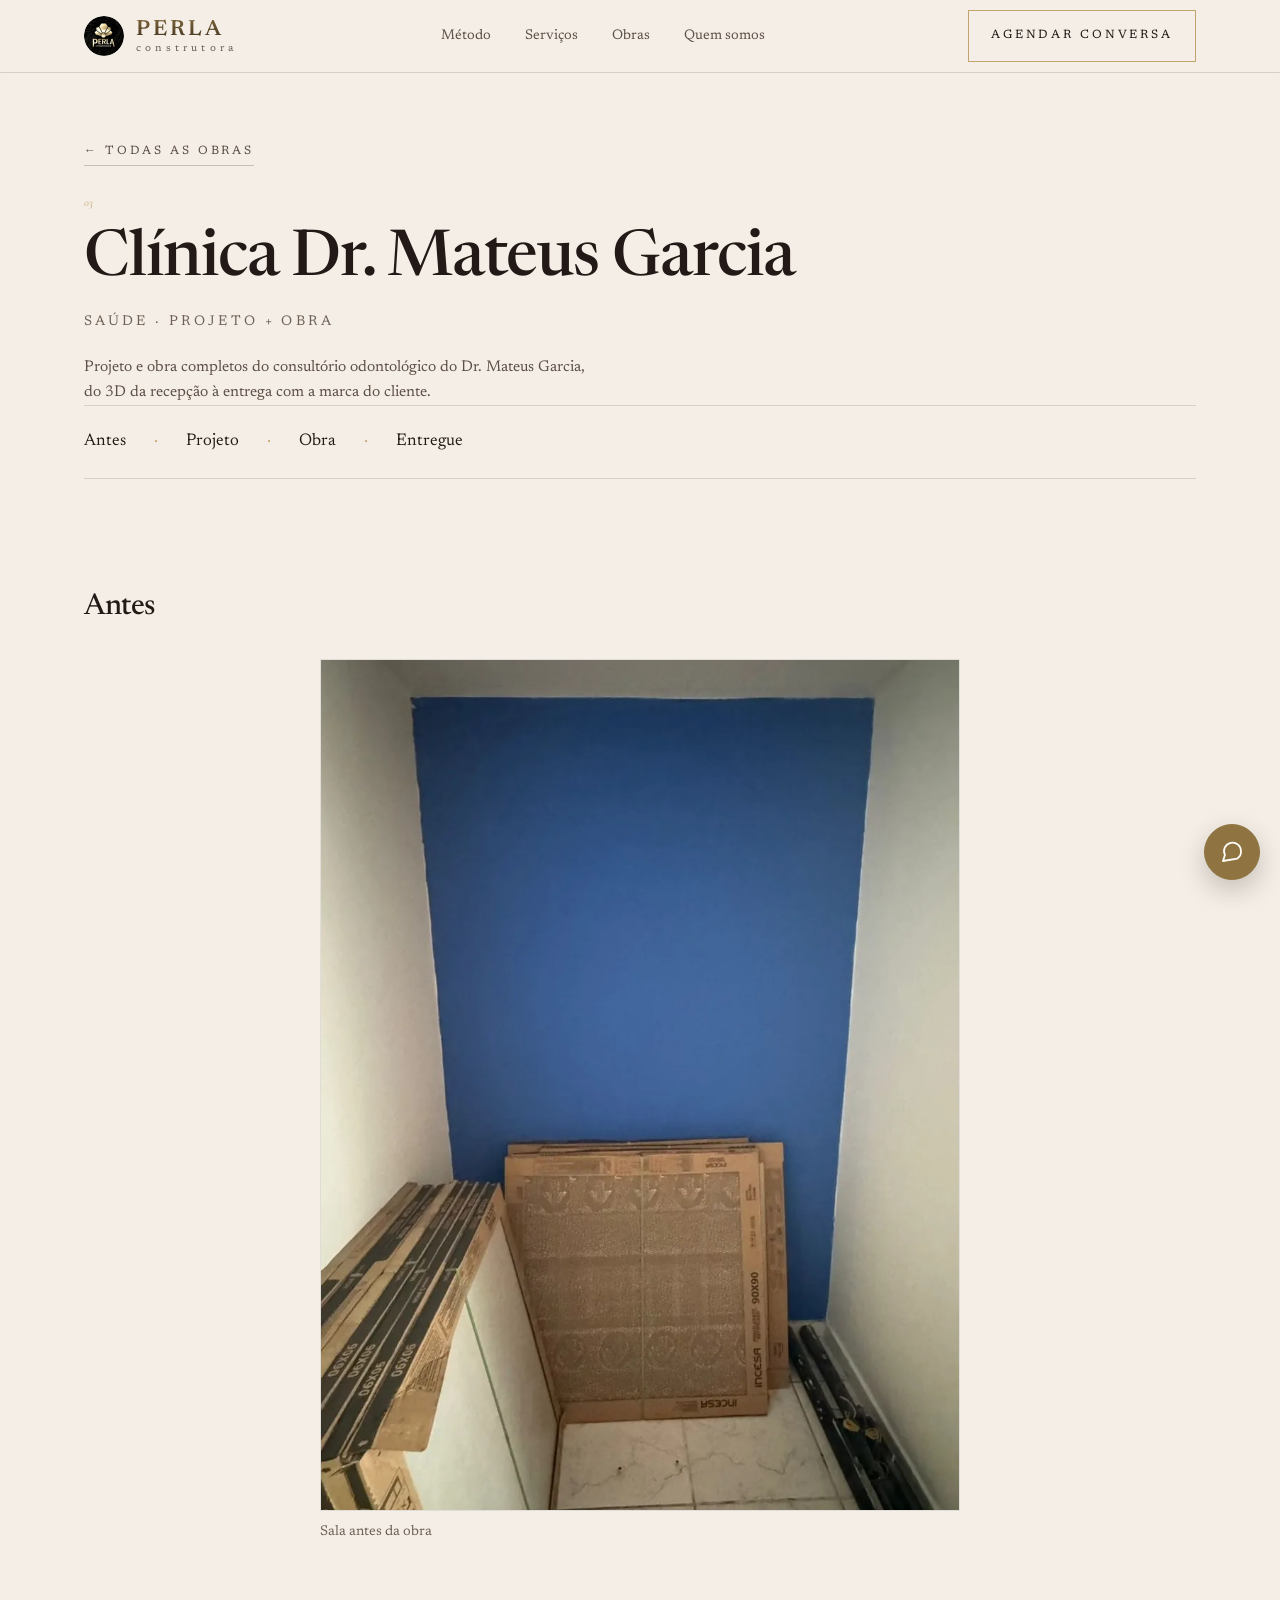
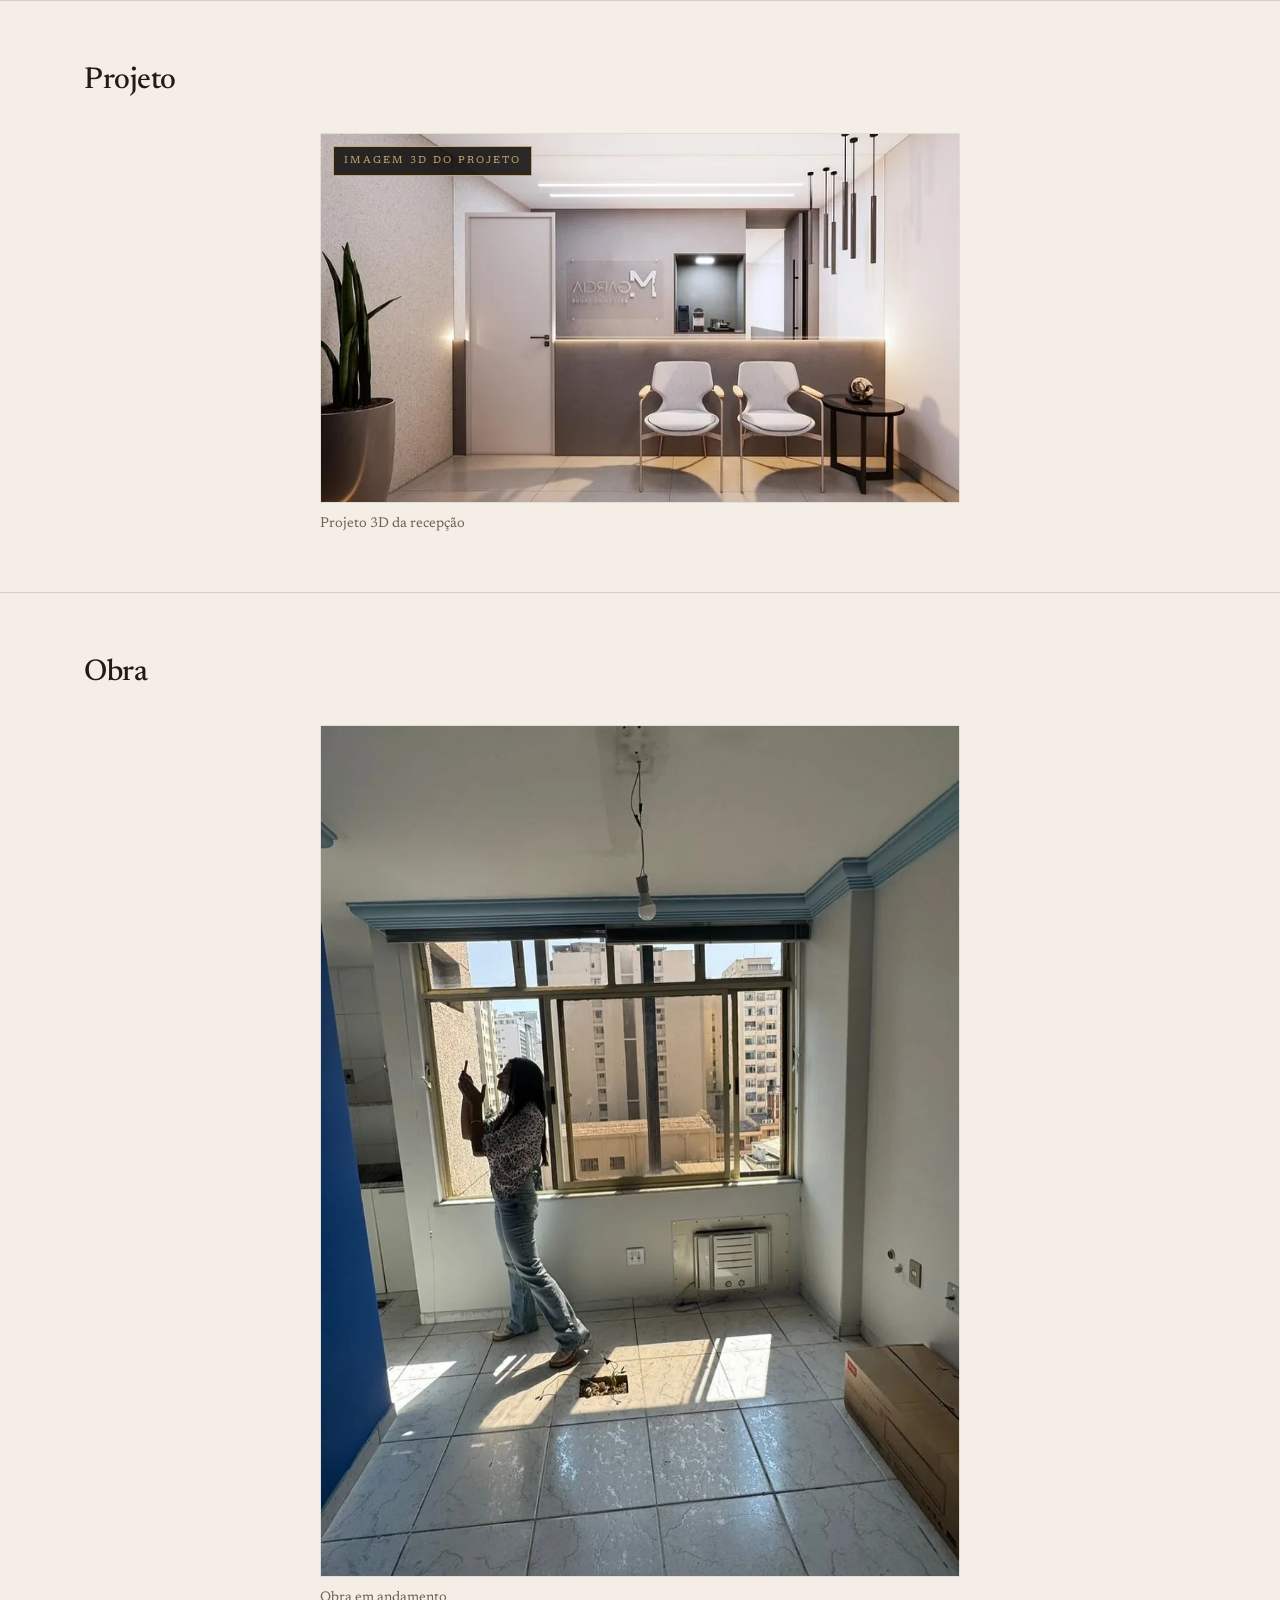
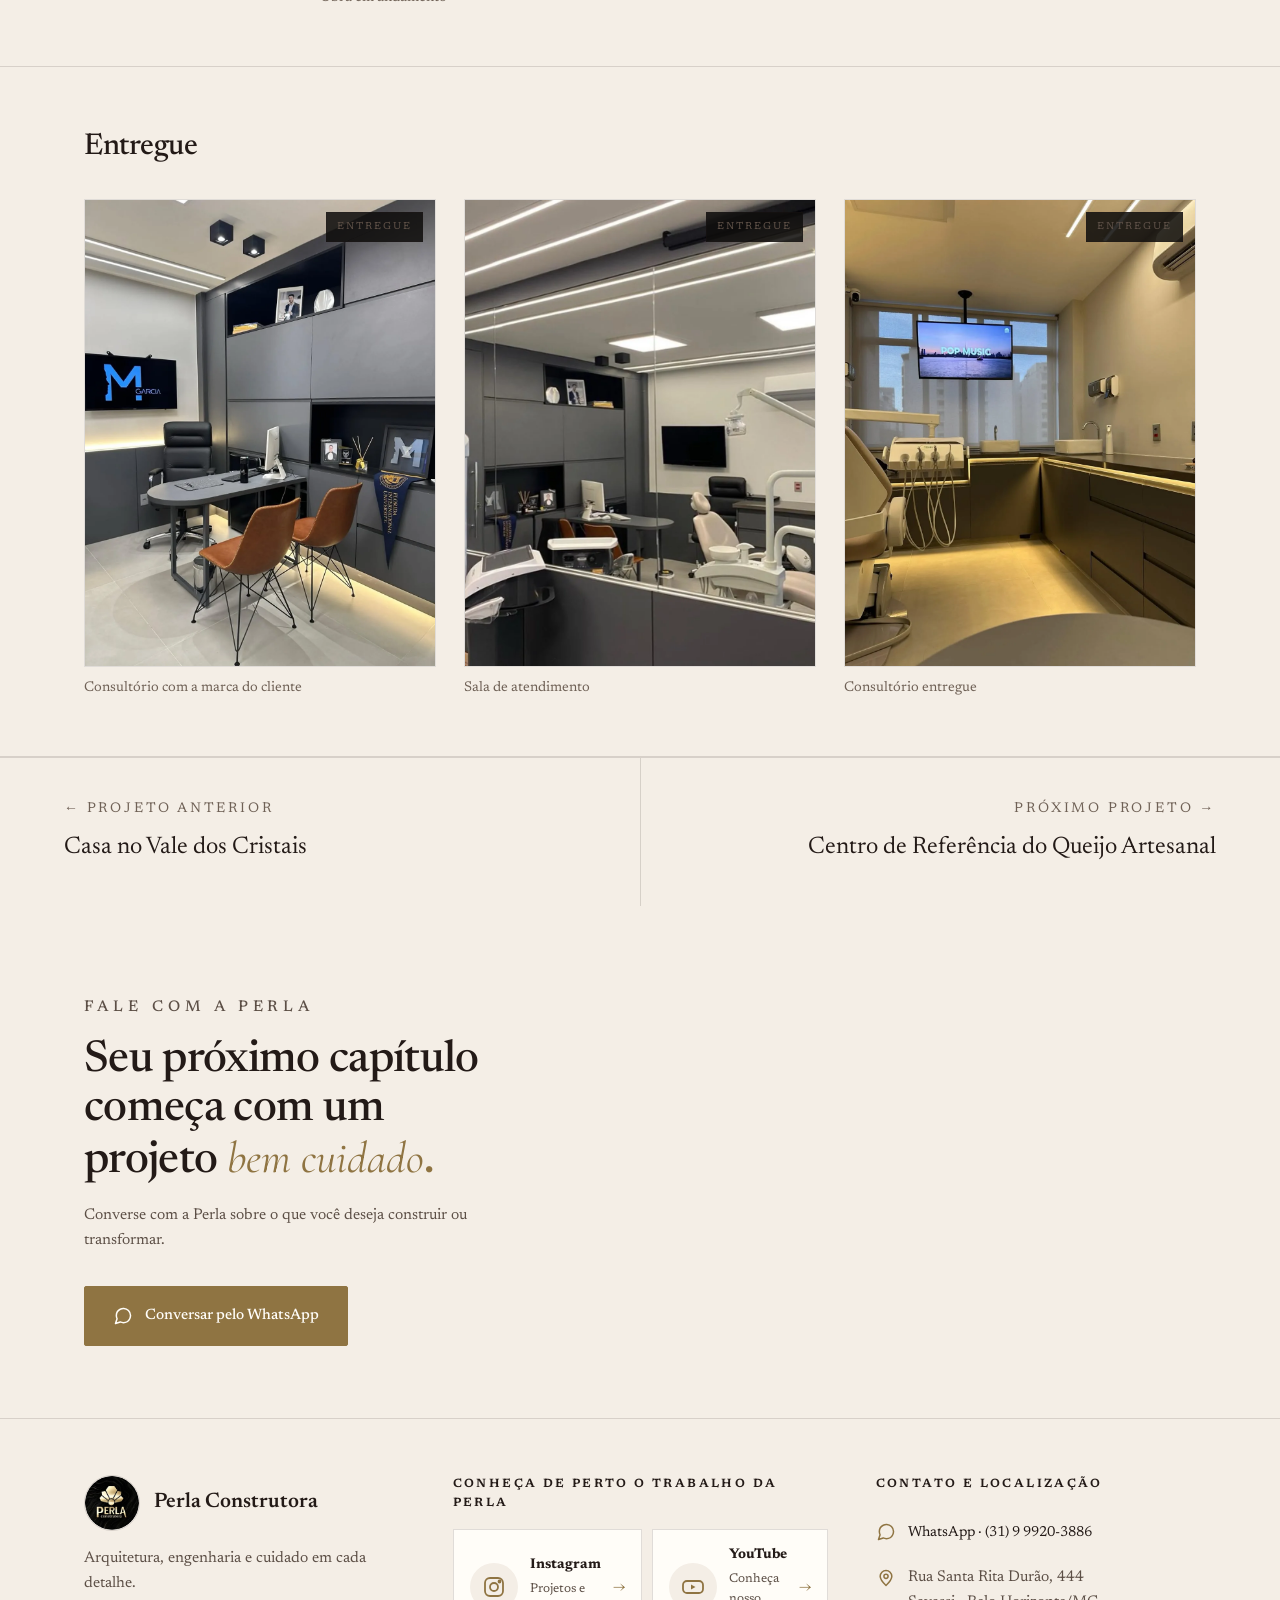
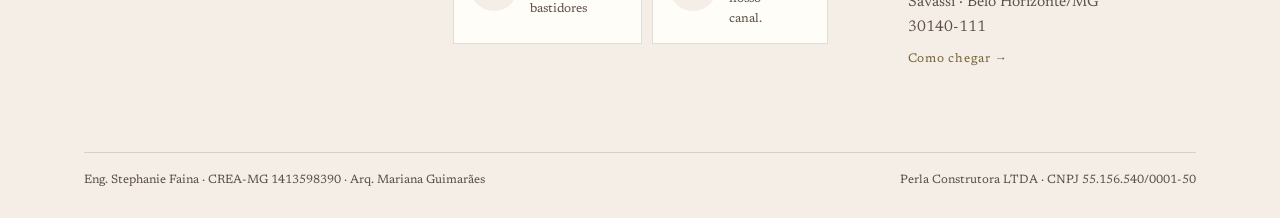
<file: obras/clinica-dr-mateus-garcia/index.html>
<!doctype html>
<html lang="pt-BR">
<head>
<meta charset="utf-8">
<meta name="viewport" content="width=device-width, initial-scale=1, viewport-fit=cover">
<meta name="robots" content="noindex, nofollow">
<title>Clínica Dr. Mateus Garcia | Perla Construtora</title>
<meta name="description" content="Projeto e obra completos do consultório odontológico do Dr. Mateus Garcia, do 3D da recepção à entrega com a marca do cliente.">
<meta name="theme-color" content="#F4EEE6">
<link rel="icon" type="image/png" sizes="32x32" href="../../assets/img/brand/favicon-32.png">
<link rel="apple-touch-icon" sizes="180x180" href="../../assets/img/brand/favicon-180.png">
<link rel="preconnect" href="https://fonts.googleapis.com">
<link rel="preconnect" href="https://fonts.gstatic.com" crossorigin>
<link rel="stylesheet" href="https://fonts.googleapis.com/css2?family=Cormorant+Garamond:ital,wght@1,400;1,500&family=Newsreader:ital,opsz,wght@0,6..72,400;0,6..72,500;0,6..72,600;1,6..72,400&display=swap">
<link rel="stylesheet" href="../../assets/css/obra.css">
<noscript><style>
[data-reveal]{opacity:1 !important;transform:none !important}
.comp-slider{display:none}
.comp-frame{aspect-ratio:auto !important;display:flex !important;flex-wrap:wrap;gap:0}
.comp-frame img{position:static !important;clip-path:none !important;width:50% !important;height:auto !important}
.comp-antes{order:1}
.comp-depois{order:2}
.comp-handle{display:none}
.comp-label{position:static !important;display:block !important;text-align:center;width:50%}
.comp-label-antes{order:3}
.comp-label-depois{order:4}
</style></noscript>
<link rel="stylesheet" href="../../assets/css/assistant.css">
</head>
<body class="tem-barra-contato">
<nav class="nav" aria-label="Principal">
  <div class="shell">
    <a href="../../index.html" class="wordmark" aria-label="Perla Construtora">
      <picture><source srcset="../../assets/img/brand/logo-perla-icon.webp" type="image/webp"><img src="../../assets/img/brand/logo-perla-icon.jpg" alt="Perla Construtora" width="40" height="40" loading="eager"></picture>
      <span class="txt"><b>PERLA</b><span class="sub">construtora</span></span>
    </a>
    <ul>
      <li><a href="../../index.html#metodo">Método</a></li>
      <li><a href="../../index.html#servicos">Serviços</a></li>
      <li><a href="../../index.html#obras">Obras</a></li>
      <li><a href="../../index.html#quem-somos">Quem somos</a></li>
    </ul>
    <a class="btn" href="https://wa.me/5531999203886?text=Ol%C3%A1!%20Conheci%20a%20Perla%20pelo%20site%20e%20gostaria%20de%20conversar%20sobre%20o%20projeto%20Cl%C3%ADnica%20Dr.%20Mateus%20Garcia." target="_blank" rel="noopener">Agendar conversa</a>
    <button class="nav-burger" type="button" aria-expanded="false" aria-controls="nav-mobile" aria-label="Abrir menu"><span></span><span></span><span></span></button>
  </div>
</nav>
<div class="nav-mobile" id="nav-mobile">
  <ul>
    <li><a href="../../index.html#metodo">Método</a></li>
    <li><a href="../../index.html#servicos">Serviços</a></li>
    <li><a href="../../index.html#obras">Obras</a></li>
    <li><a href="../../index.html#quem-somos">Quem somos</a></li>
  </ul>
  <a class="btn solid" href="https://wa.me/5531999203886?text=Ol%C3%A1!%20Conheci%20a%20Perla%20pelo%20site%20e%20gostaria%20de%20conversar%20sobre%20o%20projeto%20Cl%C3%ADnica%20Dr.%20Mateus%20Garcia." target="_blank" rel="noopener">Agendar conversa <span class="arr">→</span></a>
</div>

<header class="obra-topo">
  <div class="shell">
    <a class="link voltar" href="../../index.html#obras">← Todas as obras</a>
    <p class="label dim"><span class="it">03</span></p>
    <h1>Clínica Dr. Mateus Garcia</h1>
    <span class="t">Saúde · Projeto + obra</span>
    <p class="resumo">Projeto e obra completos do consultório odontológico do Dr. Mateus Garcia, do 3D da recepção à entrega com a marca do cliente.</p>
  </div>
  <div class="shell">
    <nav class="timeline" aria-label="Etapas do projeto">
      <a href="#etapa-antes">Antes</a>
      <span class="dot">·</span>
      <a href="#etapa-projeto">Projeto</a>
      <span class="dot">·</span>
      <a href="#etapa-obra">Obra</a>
      <span class="dot">·</span>
      <a href="#etapa-entregue">Entregue</a>
    </nav>
  </div>
</header>

<section class="etapa-bloco" id="etapa-antes">
      <div class="shell">
        <h2>Antes</h2>
        <div class="etapa-grid cols-1">
        <figure data-lightbox-index="0">
          <span class="frame"><picture><source srcset="../../projetos/03-clinica-dr-mateus-garcia/02-antes-sala-antes-da-obra.webp" type="image/webp"><img src="../../projetos/03-clinica-dr-mateus-garcia/02-antes-sala-antes-da-obra.jpg" alt="Clínica Dr. Mateus Garcia — Sala antes da obra" width="900" height="1200" loading="lazy" tabindex="0" role="button" aria-label="Ampliar: Clínica Dr. Mateus Garcia — Sala antes da obra"></picture></span>
          <figcaption>Sala antes da obra</figcaption>
        </figure>
        </div>
      </div>
    </section>

<section class="etapa-bloco" id="etapa-projeto">
      <div class="shell">
        <h2>Projeto</h2>
        <div class="etapa-grid cols-1">
        <figure data-lightbox-index="1">
          <span class="frame"><span class="selo">Imagem 3D do projeto</span><picture><source srcset="../../projetos/03-clinica-dr-mateus-garcia/01-projeto-projeto-3d-da-recepcao.webp" type="image/webp"><img src="../../projetos/03-clinica-dr-mateus-garcia/01-projeto-projeto-3d-da-recepcao.jpg" alt="Clínica Dr. Mateus Garcia — Projeto 3D da recepção" width="739" height="427" loading="lazy" tabindex="0" role="button" aria-label="Ampliar: Clínica Dr. Mateus Garcia — Projeto 3D da recepção"></picture></span>
          <figcaption>Projeto 3D da recepção</figcaption>
        </figure>
        </div>
      </div>
    </section>

<section class="etapa-bloco" id="etapa-obra">
      <div class="shell">
        <h2>Obra</h2>
        <div class="etapa-grid cols-1">
        <figure data-lightbox-index="2">
          <span class="frame"><picture><source srcset="../../projetos/03-clinica-dr-mateus-garcia/03-obra-obra-em-andamento.webp" type="image/webp"><img src="../../projetos/03-clinica-dr-mateus-garcia/03-obra-obra-em-andamento.jpg" alt="Clínica Dr. Mateus Garcia — Obra em andamento" width="900" height="1200" loading="lazy" tabindex="0" role="button" aria-label="Ampliar: Clínica Dr. Mateus Garcia — Obra em andamento"></picture></span>
          <figcaption>Obra em andamento</figcaption>
        </figure>
        </div>
      </div>
    </section>

<section class="etapa-bloco" id="etapa-entregue">
      <div class="shell">
        <h2>Entregue</h2>
        <div class="etapa-grid cols-3">
        <figure data-lightbox-index="3">
          <span class="frame"><span class="selo entregue">Entregue</span><picture><source srcset="../../projetos/03-clinica-dr-mateus-garcia/04-entregue-consultorio-com-a-marca-do-cliente.webp" type="image/webp"><img src="../../projetos/03-clinica-dr-mateus-garcia/04-entregue-consultorio-com-a-marca-do-cliente.jpg" alt="Clínica Dr. Mateus Garcia — Consultório com a marca do cliente" width="1080" height="1440" loading="eager" fetchpriority="high" tabindex="0" role="button" aria-label="Ampliar: Clínica Dr. Mateus Garcia — Consultório com a marca do cliente"></picture></span>
          <figcaption>Consultório com a marca do cliente</figcaption>
        </figure>
        <figure data-lightbox-index="4">
          <span class="frame"><span class="selo entregue">Entregue</span><picture><source srcset="../../projetos/03-clinica-dr-mateus-garcia/05-entregue-sala-de-atendimento.webp" type="image/webp"><img src="../../projetos/03-clinica-dr-mateus-garcia/05-entregue-sala-de-atendimento.jpg" alt="Clínica Dr. Mateus Garcia — Sala de atendimento" width="906" height="1206" loading="lazy" tabindex="0" role="button" aria-label="Ampliar: Clínica Dr. Mateus Garcia — Sala de atendimento"></picture></span>
          <figcaption>Sala de atendimento</figcaption>
        </figure>
        <figure data-lightbox-index="5">
          <span class="frame"><span class="selo entregue">Entregue</span><picture><source srcset="../../projetos/03-clinica-dr-mateus-garcia/06-entregue-consultorio-entregue.webp" type="image/webp"><img src="../../projetos/03-clinica-dr-mateus-garcia/06-entregue-consultorio-entregue.jpg" alt="Clínica Dr. Mateus Garcia — Consultório entregue" width="1080" height="1440" loading="lazy" tabindex="0" role="button" aria-label="Ampliar: Clínica Dr. Mateus Garcia — Consultório entregue"></picture></span>
          <figcaption>Consultório entregue</figcaption>
        </figure>
        </div>
      </div>
    </section>



<nav class="obra-prox" aria-label="Outros projetos">
  <a href="../casa-vale-dos-cristais/index.html"><span class="lbl">← Projeto anterior</span><span class="tt">Casa no Vale dos Cristais</span></a>
  <a href="../centro-referencia-queijo-artesanal/index.html"><span class="lbl">Próximo projeto →</span><span class="tt">Centro de Referência do Queijo Artesanal</span></a>
</nav>

<section class="cta-contato paper">
  <div class="shell">
    <p class="label dim" style="color:var(--tinta-2)">Fale com a Perla</p>
    <h2 style="margin-top:16px">Seu próximo capítulo começa com um projeto <span class="it" style="color:var(--ouro-paper)">bem cuidado</span><span class="dot" style="color:var(--ouro-paper)">.</span></h2>
    <p>Converse com a Perla sobre o que você deseja construir ou transformar.</p>
    <div class="ctas">
      <a class="btn-contato principal" href="https://wa.me/5531999203886?text=Ol%C3%A1!%20Conheci%20a%20Perla%20pelo%20site%20e%20gostaria%20de%20conversar%20sobre%20o%20projeto%20Cl%C3%ADnica%20Dr.%20Mateus%20Garcia." target="_blank" rel="noopener"><svg viewBox="0 0 24 24" fill="none" stroke="currentColor" stroke-width="1.8" stroke-linecap="round" stroke-linejoin="round" aria-hidden="true"><path d="M21 11.5a8.38 8.38 0 0 1-.9 3.8 8.5 8.5 0 0 1-7.6 4.7 8.38 8.38 0 0 1-3.8-.9L3 21l1.9-5.7a8.38 8.38 0 0 1-.9-3.8 8.5 8.5 0 0 1 4.7-7.6 8.38 8.38 0 0 1 3.8-.9h.5a8.48 8.48 0 0 1 8 8v.5z"/></svg> Conversar pelo WhatsApp</a>
      <!-- Botão "Enviar um e-mail" entra assim que o endereço oficial for confirmado — ver PROGRESS.md. -->
    </div>
  </div>
</section>

<footer class="rodape-claro paper">
  <div class="shell">
    <div class="rodape-marca">
      <a href="../../index.html" class="wordmark-lg" aria-label="Perla Construtora, ir para o início">
        <picture><source srcset="../../assets/img/brand/logo-perla-icon.webp" type="image/webp"><img src="../../assets/img/brand/logo-perla-icon.jpg" alt="" width="56" height="56" loading="lazy"></picture>
        <b>Perla Construtora</b>
      </a>
      <p>Arquitetura, engenharia e cuidado em cada detalhe.</p>
    </div>

    <div class="rodape-redes">
      <p class="footer-titulo">Conheça de perto o trabalho da Perla</p>
      <div class="rede-cards">
        <a class="rede-card" href="https://www.instagram.com/perlaconstrutora/" target="_blank" rel="noopener">
          <span class="rede-icon"><svg viewBox="0 0 24 24" fill="none" stroke="currentColor" stroke-width="1.8" stroke-linecap="round" stroke-linejoin="round" aria-hidden="true"><rect x="3" y="3" width="18" height="18" rx="5"/><circle cx="12" cy="12" r="4"/><circle cx="17.5" cy="6.5" r="1"/></svg></span>
          <span class="rede-info"><b>Instagram</b><span>Projetos e bastidores</span></span>
          <span class="rede-seta" aria-hidden="true">→</span>
        </a>
        <a class="rede-card" href="https://youtube.com/@perlaconstrutora" target="_blank" rel="noopener">
          <span class="rede-icon"><svg viewBox="0 0 24 24" fill="none" stroke="currentColor" stroke-width="1.8" stroke-linecap="round" stroke-linejoin="round" aria-hidden="true"><rect x="2" y="6" width="20" height="12" rx="4"/><path d="M10 9.5v5l4.5-2.5z" fill="currentColor" stroke="none"/></svg></span>
          <span class="rede-info"><b>YouTube</b><span>Conheça nosso canal.</span></span>
          <span class="rede-seta" aria-hidden="true">→</span>
        </a>
      </div>
    </div>

    <div class="rodape-contato">
      <p class="footer-titulo">Contato e localização</p>
      <a class="contato-linha" href="https://wa.me/5531999203886?text=Ol%C3%A1!%20Conheci%20a%20Perla%20pelo%20site%20e%20gostaria%20de%20conversar%20sobre%20o%20projeto%20Cl%C3%ADnica%20Dr.%20Mateus%20Garcia." target="_blank" rel="noopener"><svg class="contato-icon" viewBox="0 0 24 24" fill="none" stroke="currentColor" stroke-width="1.8" stroke-linecap="round" stroke-linejoin="round" aria-hidden="true"><path d="M21 11.5a8.38 8.38 0 0 1-.9 3.8 8.5 8.5 0 0 1-7.6 4.7 8.38 8.38 0 0 1-3.8-.9L3 21l1.9-5.7a8.38 8.38 0 0 1-.9-3.8 8.5 8.5 0 0 1 4.7-7.6 8.38 8.38 0 0 1 3.8-.9h.5a8.48 8.48 0 0 1 8 8v.5z"/></svg> WhatsApp · (31) 9 9920-3886</a>
      <!-- E-mail: aguardando endereço oficial confirmado pela empresa. -->
      <div class="endereco-bloco">
        <svg class="contato-icon" viewBox="0 0 24 24" fill="none" stroke="currentColor" stroke-width="1.8" stroke-linecap="round" stroke-linejoin="round" aria-hidden="true"><path d="M12 21s-7-6.5-7-11a7 7 0 0 1 14 0c0 4.5-7 11-7 11z"/><circle cx="12" cy="10" r="2.5"/></svg>
        <address>Rua Santa Rita Durão, 444<br>Savassi · Belo Horizonte/MG<br>30140-111</address>
      </div>
      <a class="como-chegar" href="https://www.google.com/maps/search/?api=1&query=Rua+Santa+Rita+Dur%C3%A3o%2C+444%2C+Savassi%2C+Belo+Horizonte%2FMG%2C+30140-111" target="_blank" rel="noopener">Como chegar →</a>
    </div>

    <div class="legal">
      <span>Eng. Stephanie Faina · CREA-MG 1413598390 · Arq. Mariana Guimarães</span>
      <span>Perla Construtora LTDA · CNPJ 55.156.540/0001-50</span>
    </div>
  </div>
</footer>

<div class="barra-contato-mobile" id="barra-contato">
  <a href="https://wa.me/5531999203886?text=Ol%C3%A1!%20Conheci%20a%20Perla%20pelo%20site%20e%20gostaria%20de%20conversar%20sobre%20o%20projeto%20Cl%C3%ADnica%20Dr.%20Mateus%20Garcia." target="_blank" rel="noopener"><svg viewBox="0 0 24 24" fill="none" stroke="currentColor" stroke-width="1.8" stroke-linecap="round" stroke-linejoin="round" aria-hidden="true"><path d="M21 11.5a8.38 8.38 0 0 1-.9 3.8 8.5 8.5 0 0 1-7.6 4.7 8.38 8.38 0 0 1-3.8-.9L3 21l1.9-5.7a8.38 8.38 0 0 1-.9-3.8 8.5 8.5 0 0 1 4.7-7.6 8.38 8.38 0 0 1 3.8-.9h.5a8.48 8.48 0 0 1 8 8v.5z"/></svg> WhatsApp</a>
</div>

<div class="lightbox" id="lightbox" role="dialog" aria-modal="true" aria-label="Galeria em tela cheia">
  <button class="fechar" type="button" aria-label="Fechar">✕</button>
  <button class="seta prev" type="button" aria-label="Foto anterior">‹</button>
  <figure>
    <img id="lightbox-img" alt="">
    <figcaption id="lightbox-caption"><span id="lightbox-legenda"></span><span class="etapa" id="lightbox-etapa"></span></figcaption>
  </figure>
  <button class="seta next" type="button" aria-label="Próxima foto">›</button>
  <div class="contador" id="lightbox-contador"></div>
</div>

<script id="fotos-data" type="application/json">[{"src":"../../projetos/03-clinica-dr-mateus-garcia/02-antes-sala-antes-da-obra.jpg","legenda":"Sala antes da obra","etapa":"Antes"},{"src":"../../projetos/03-clinica-dr-mateus-garcia/01-projeto-projeto-3d-da-recepcao.jpg","legenda":"Projeto 3D da recepção","etapa":"Projeto"},{"src":"../../projetos/03-clinica-dr-mateus-garcia/03-obra-obra-em-andamento.jpg","legenda":"Obra em andamento","etapa":"Obra"},{"src":"../../projetos/03-clinica-dr-mateus-garcia/04-entregue-consultorio-com-a-marca-do-cliente.jpg","legenda":"Consultório com a marca do cliente","etapa":"Entregue"},{"src":"../../projetos/03-clinica-dr-mateus-garcia/05-entregue-sala-de-atendimento.jpg","legenda":"Sala de atendimento","etapa":"Entregue"},{"src":"../../projetos/03-clinica-dr-mateus-garcia/06-entregue-consultorio-entregue.jpg","legenda":"Consultório entregue","etapa":"Entregue"}]</script>
<script>
// Revelação ao rolar — mesmo mecanismo do index.html
if (window.matchMedia('(prefers-reduced-motion: no-preference)').matches && 'IntersectionObserver' in window) {
  var io = new IntersectionObserver(function (entries) {
    entries.forEach(function (entry) {
      if (entry.isIntersecting) { entry.target.classList.add('in'); io.unobserve(entry.target); }
    });
  }, { threshold: 0.1, rootMargin: '0px 0px -8% 0px' });
  document.querySelectorAll('[data-reveal]').forEach(function (el) { io.observe(el); });
} else {
  document.querySelectorAll('[data-reveal]').forEach(function (el) { el.classList.add('in'); });
}
</script>
<script>
// Menu mobile — idêntico ao index.html
(function () {
  var burger = document.querySelector('.nav-burger');
  var panel = document.getElementById('nav-mobile');
  if (!burger || !panel) return;
  function close() { burger.setAttribute('aria-expanded', 'false'); panel.classList.remove('open'); document.body.classList.remove('nav-open', 'esconder-barra-contato'); }
  function open() { burger.setAttribute('aria-expanded', 'true'); panel.classList.add('open'); document.body.classList.add('nav-open', 'esconder-barra-contato'); }
  burger.addEventListener('click', function () { if (panel.classList.contains('open')) close(); else open(); });
  panel.querySelectorAll('a').forEach(function (a) { a.addEventListener('click', close); });
  document.addEventListener('keydown', function (e) { if (e.key === 'Escape') close(); });
  document.addEventListener('click', function (e) { if (panel.classList.contains('open') && !panel.contains(e.target) && e.target !== burger && !burger.contains(e.target)) close(); });
  window.addEventListener('resize', function () { if (window.innerWidth > 900) close(); });
})();
</script>
<script>
// Lightbox — tela cheia, setas + teclado, Esc fecha, contador "n / total", legenda e etapa.
// Ao fechar, o foco volta pra miniatura que abriu a foto (nunca some pro topo da página).
(function () {
  var fotos = JSON.parse(document.getElementById('fotos-data').textContent);
  var lb = document.getElementById('lightbox');
  var img = document.getElementById('lightbox-img');
  var legenda = document.getElementById('lightbox-legenda');
  var etapaEl = document.getElementById('lightbox-etapa');
  var contador = document.getElementById('lightbox-contador');
  var atual = 0;
  var gatilho = null;

  function mostrar(i) {
    atual = (i + fotos.length) % fotos.length;
    var f = fotos[atual];
    img.src = f.src;
    img.alt = f.legenda;
    legenda.textContent = f.legenda;
    etapaEl.textContent = f.etapa;
    contador.textContent = (atual + 1) + ' / ' + fotos.length;
  }
  function abrir(i, origem) {
    gatilho = origem || null;
    mostrar(i);
    lb.classList.add('open');
    document.body.classList.add('nav-open', 'esconder-barra-contato');
    lb.querySelector('.fechar').focus();
  }
  function fechar() {
    lb.classList.remove('open');
    document.body.classList.remove('nav-open', 'esconder-barra-contato');
    if (gatilho) { gatilho.focus(); gatilho = null; }
  }

  document.querySelectorAll('[data-lightbox-index]').forEach(function (fig) {
    var alvo = fig.querySelector('img');
    alvo.addEventListener('click', function () {
      abrir(parseInt(fig.getAttribute('data-lightbox-index'), 10), alvo);
    });
    alvo.addEventListener('keydown', function (e) {
      if (e.key === 'Enter' || e.key === ' ') {
        e.preventDefault();
        abrir(parseInt(fig.getAttribute('data-lightbox-index'), 10), alvo);
      }
    });
  });
  lb.querySelector('.fechar').addEventListener('click', fechar);
  lb.querySelector('.prev').addEventListener('click', function () { mostrar(atual - 1); });
  lb.querySelector('.next').addEventListener('click', function () { mostrar(atual + 1); });
  lb.addEventListener('click', function (e) { if (e.target === lb) fechar(); });
  document.addEventListener('keydown', function (e) {
    if (!lb.classList.contains('open')) return;
    if (e.key === 'Escape') fechar();
    if (e.key === 'ArrowLeft') mostrar(atual - 1);
    if (e.key === 'ArrowRight') mostrar(atual + 1);
  });
})();
</script>
<script>
// Comparador antes/depois: input range nativo (mouse, toque e teclado já funcionam sem código
// extra) controla quanto da foto "depois" fica visível por cima da foto "antes".
(function () {
  var frame = document.getElementById('comp-frame');
  var slider = document.getElementById('comp-slider');
  if (!frame || !slider) return;
  slider.addEventListener('input', function () {
    frame.style.setProperty('--pos', slider.value + '%');
  });
})();
</script>
<script src="../../assets/js/assistant.js" defer></script>
</body>
</html>
</file>
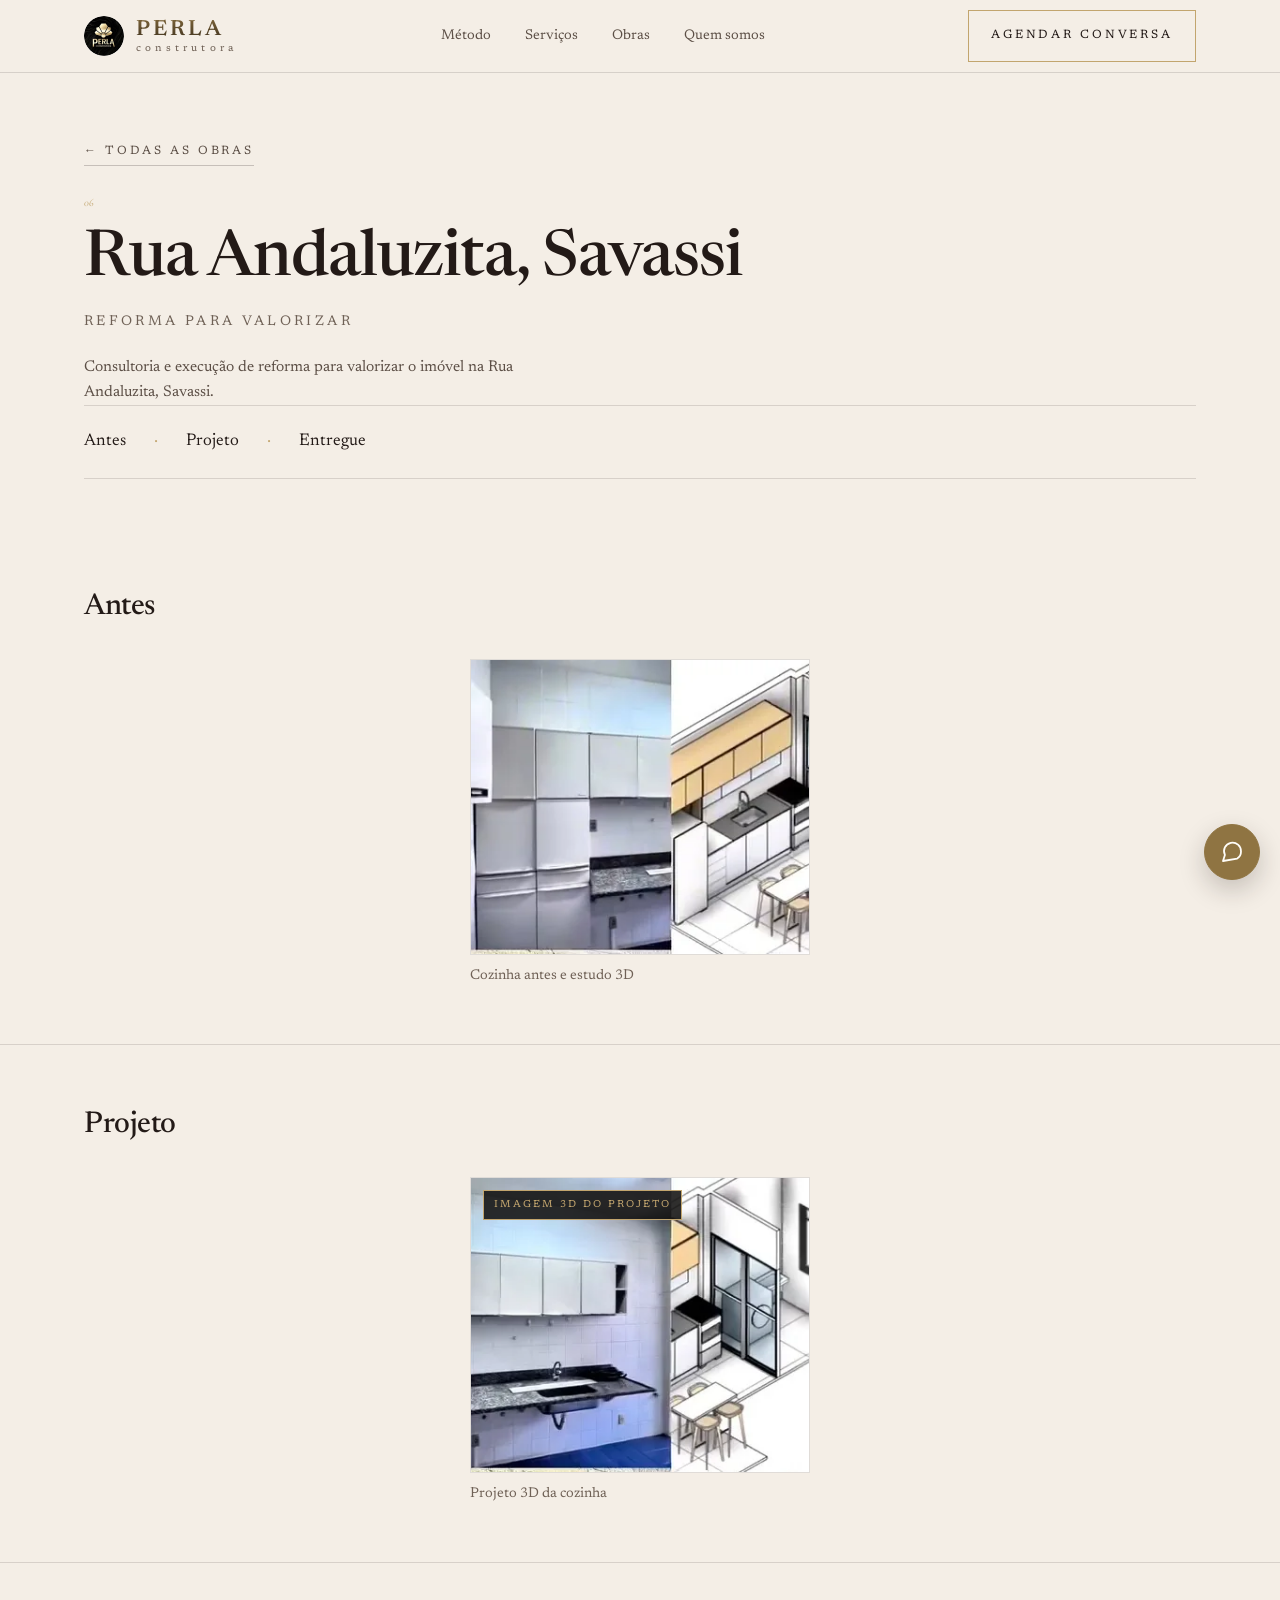
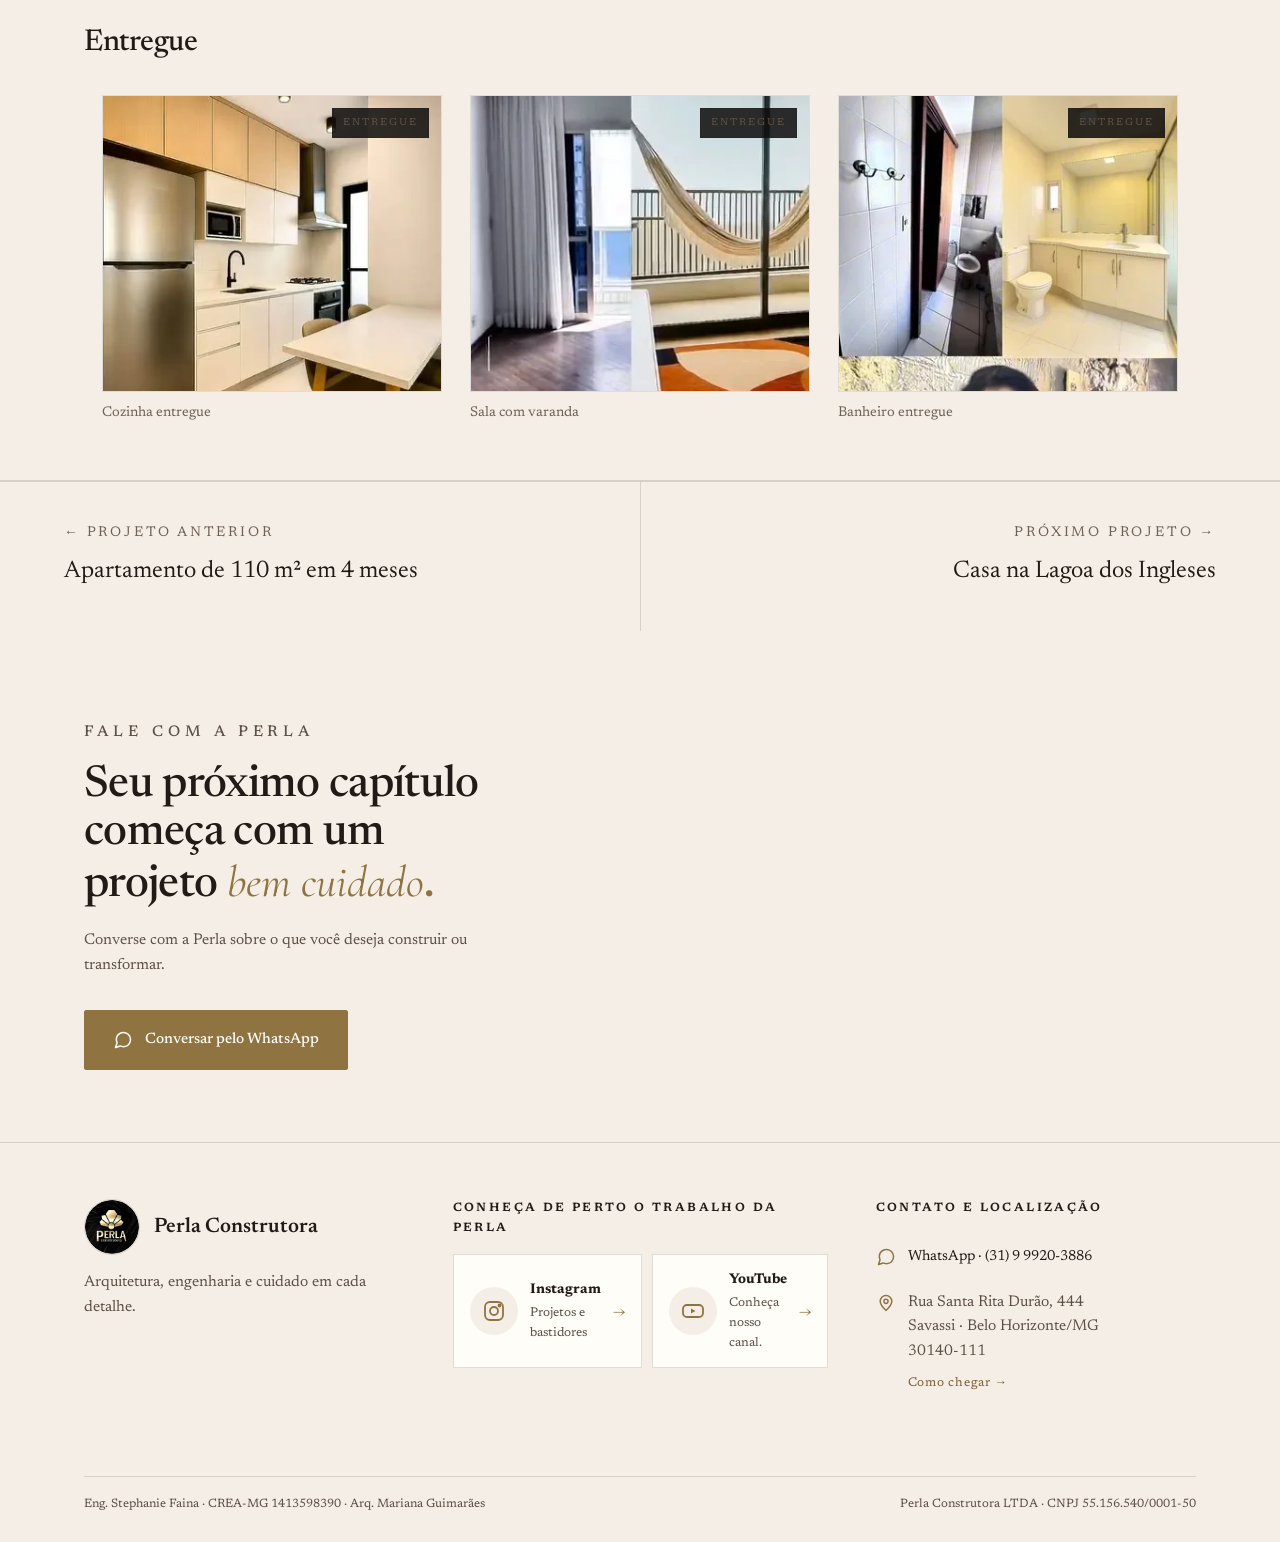
<file: obras/rua-andaluzita-savassi/index.html>
<!doctype html>
<html lang="pt-BR">
<head>
<meta charset="utf-8">
<meta name="viewport" content="width=device-width, initial-scale=1, viewport-fit=cover">
<meta name="robots" content="noindex, nofollow">
<title>Rua Andaluzita, Savassi | Perla Construtora</title>
<meta name="description" content="Consultoria e execução de reforma para valorizar o imóvel na Rua Andaluzita, Savassi.">
<meta name="theme-color" content="#F4EEE6">
<link rel="icon" type="image/png" sizes="32x32" href="../../assets/img/brand/favicon-32.png">
<link rel="apple-touch-icon" sizes="180x180" href="../../assets/img/brand/favicon-180.png">
<link rel="preconnect" href="https://fonts.googleapis.com">
<link rel="preconnect" href="https://fonts.gstatic.com" crossorigin>
<link rel="stylesheet" href="https://fonts.googleapis.com/css2?family=Cormorant+Garamond:ital,wght@1,400;1,500&family=Newsreader:ital,opsz,wght@0,6..72,400;0,6..72,500;0,6..72,600;1,6..72,400&display=swap">
<link rel="stylesheet" href="../../assets/css/obra.css">
<noscript><style>
[data-reveal]{opacity:1 !important;transform:none !important}
.comp-slider{display:none}
.comp-frame{aspect-ratio:auto !important;display:flex !important;flex-wrap:wrap;gap:0}
.comp-frame img{position:static !important;clip-path:none !important;width:50% !important;height:auto !important}
.comp-antes{order:1}
.comp-depois{order:2}
.comp-handle{display:none}
.comp-label{position:static !important;display:block !important;text-align:center;width:50%}
.comp-label-antes{order:3}
.comp-label-depois{order:4}
</style></noscript>
<link rel="stylesheet" href="../../assets/css/assistant.css">
</head>
<body class="tem-barra-contato">
<nav class="nav" aria-label="Principal">
  <div class="shell">
    <a href="../../index.html" class="wordmark" aria-label="Perla Construtora">
      <picture><source srcset="../../assets/img/brand/logo-perla-icon.webp" type="image/webp"><img src="../../assets/img/brand/logo-perla-icon.jpg" alt="Perla Construtora" width="40" height="40" loading="eager"></picture>
      <span class="txt"><b>PERLA</b><span class="sub">construtora</span></span>
    </a>
    <ul>
      <li><a href="../../index.html#metodo">Método</a></li>
      <li><a href="../../index.html#servicos">Serviços</a></li>
      <li><a href="../../index.html#obras">Obras</a></li>
      <li><a href="../../index.html#quem-somos">Quem somos</a></li>
    </ul>
    <a class="btn" href="https://wa.me/5531999203886?text=Ol%C3%A1!%20Conheci%20a%20Perla%20pelo%20site%20e%20gostaria%20de%20conversar%20sobre%20o%20projeto%20Rua%20Andaluzita%2C%20Savassi." target="_blank" rel="noopener">Agendar conversa</a>
    <button class="nav-burger" type="button" aria-expanded="false" aria-controls="nav-mobile" aria-label="Abrir menu"><span></span><span></span><span></span></button>
  </div>
</nav>
<div class="nav-mobile" id="nav-mobile">
  <ul>
    <li><a href="../../index.html#metodo">Método</a></li>
    <li><a href="../../index.html#servicos">Serviços</a></li>
    <li><a href="../../index.html#obras">Obras</a></li>
    <li><a href="../../index.html#quem-somos">Quem somos</a></li>
  </ul>
  <a class="btn solid" href="https://wa.me/5531999203886?text=Ol%C3%A1!%20Conheci%20a%20Perla%20pelo%20site%20e%20gostaria%20de%20conversar%20sobre%20o%20projeto%20Rua%20Andaluzita%2C%20Savassi." target="_blank" rel="noopener">Agendar conversa <span class="arr">→</span></a>
</div>

<header class="obra-topo">
  <div class="shell">
    <a class="link voltar" href="../../index.html#obras">← Todas as obras</a>
    <p class="label dim"><span class="it">06</span></p>
    <h1>Rua Andaluzita, Savassi</h1>
    <span class="t">Reforma para valorizar</span>
    <p class="resumo">Consultoria e execução de reforma para valorizar o imóvel na Rua Andaluzita, Savassi.</p>
  </div>
  <div class="shell">
    <nav class="timeline" aria-label="Etapas do projeto">
      <a href="#etapa-antes">Antes</a>
      <span class="dot">·</span>
      <a href="#etapa-projeto">Projeto</a>
      <span class="dot">·</span>
      <a href="#etapa-entregue">Entregue</a>
    </nav>
  </div>
</header>

<section class="etapa-bloco" id="etapa-antes">
      <div class="shell">
        <h2>Antes</h2>
        <div class="etapa-grid mini">
        <figure data-lightbox-index="0" style="--fw:360px">
          <span class="frame"><picture><source srcset="../../projetos/06-rua-andaluzita-savassi/01-antes-cozinha-antes-e-estudo-3d.webp" type="image/webp"><img src="../../projetos/06-rua-andaluzita-savassi/01-antes-cozinha-antes-e-estudo-3d.jpg" alt="Rua Andaluzita, Savassi — Cozinha antes e estudo 3D" width="360" height="314" loading="lazy" tabindex="0" role="button" aria-label="Ampliar: Rua Andaluzita, Savassi — Cozinha antes e estudo 3D"></picture></span>
          <figcaption>Cozinha antes e estudo 3D</figcaption>
        </figure>
        </div>
      </div>
    </section>

<section class="etapa-bloco" id="etapa-projeto">
      <div class="shell">
        <h2>Projeto</h2>
        <div class="etapa-grid mini">
        <figure data-lightbox-index="1" style="--fw:360px">
          <span class="frame"><span class="selo">Imagem 3D do projeto</span><picture><source srcset="../../projetos/06-rua-andaluzita-savassi/02-projeto-projeto-3d-da-cozinha.webp" type="image/webp"><img src="../../projetos/06-rua-andaluzita-savassi/02-projeto-projeto-3d-da-cozinha.jpg" alt="Rua Andaluzita, Savassi — Projeto 3D da cozinha" width="360" height="314" loading="lazy" tabindex="0" role="button" aria-label="Ampliar: Rua Andaluzita, Savassi — Projeto 3D da cozinha"></picture></span>
          <figcaption>Projeto 3D da cozinha</figcaption>
        </figure>
        </div>
      </div>
    </section>

<section class="etapa-bloco" id="etapa-entregue">
      <div class="shell">
        <h2>Entregue</h2>
        <div class="etapa-grid mini">
        <figure data-lightbox-index="2" style="--fw:360px">
          <span class="frame"><span class="selo entregue">Entregue</span><picture><source srcset="../../projetos/06-rua-andaluzita-savassi/03-entregue-cozinha-entregue.webp" type="image/webp"><img src="../../projetos/06-rua-andaluzita-savassi/03-entregue-cozinha-entregue.jpg" alt="Rua Andaluzita, Savassi — Cozinha entregue" width="360" height="314" loading="eager" fetchpriority="high" tabindex="0" role="button" aria-label="Ampliar: Rua Andaluzita, Savassi — Cozinha entregue"></picture></span>
          <figcaption>Cozinha entregue</figcaption>
        </figure>
        <figure data-lightbox-index="3" style="--fw:360px">
          <span class="frame"><span class="selo entregue">Entregue</span><picture><source srcset="../../projetos/06-rua-andaluzita-savassi/04-entregue-sala-com-varanda.webp" type="image/webp"><img src="../../projetos/06-rua-andaluzita-savassi/04-entregue-sala-com-varanda.jpg" alt="Rua Andaluzita, Savassi — Sala com varanda" width="360" height="314" loading="lazy" tabindex="0" role="button" aria-label="Ampliar: Rua Andaluzita, Savassi — Sala com varanda"></picture></span>
          <figcaption>Sala com varanda</figcaption>
        </figure>
        <figure data-lightbox-index="4" style="--fw:360px">
          <span class="frame"><span class="selo entregue">Entregue</span><picture><source srcset="../../projetos/06-rua-andaluzita-savassi/05-entregue-banheiro-entregue.webp" type="image/webp"><img src="../../projetos/06-rua-andaluzita-savassi/05-entregue-banheiro-entregue.jpg" alt="Rua Andaluzita, Savassi — Banheiro entregue" width="360" height="314" loading="lazy" tabindex="0" role="button" aria-label="Ampliar: Rua Andaluzita, Savassi — Banheiro entregue"></picture></span>
          <figcaption>Banheiro entregue</figcaption>
        </figure>
        </div>
      </div>
    </section>



<nav class="obra-prox" aria-label="Outros projetos">
  <a href="../apartamento-110m2-buritis/index.html"><span class="lbl">← Projeto anterior</span><span class="tt">Apartamento de 110 m² em 4 meses</span></a>
  <a href="../casa-lagoa-dos-ingleses/index.html"><span class="lbl">Próximo projeto →</span><span class="tt">Casa na Lagoa dos Ingleses</span></a>
</nav>

<section class="cta-contato paper">
  <div class="shell">
    <p class="label dim" style="color:var(--tinta-2)">Fale com a Perla</p>
    <h2 style="margin-top:16px">Seu próximo capítulo começa com um projeto <span class="it" style="color:var(--ouro-paper)">bem cuidado</span><span class="dot" style="color:var(--ouro-paper)">.</span></h2>
    <p>Converse com a Perla sobre o que você deseja construir ou transformar.</p>
    <div class="ctas">
      <a class="btn-contato principal" href="https://wa.me/5531999203886?text=Ol%C3%A1!%20Conheci%20a%20Perla%20pelo%20site%20e%20gostaria%20de%20conversar%20sobre%20o%20projeto%20Rua%20Andaluzita%2C%20Savassi." target="_blank" rel="noopener"><svg viewBox="0 0 24 24" fill="none" stroke="currentColor" stroke-width="1.8" stroke-linecap="round" stroke-linejoin="round" aria-hidden="true"><path d="M21 11.5a8.38 8.38 0 0 1-.9 3.8 8.5 8.5 0 0 1-7.6 4.7 8.38 8.38 0 0 1-3.8-.9L3 21l1.9-5.7a8.38 8.38 0 0 1-.9-3.8 8.5 8.5 0 0 1 4.7-7.6 8.38 8.38 0 0 1 3.8-.9h.5a8.48 8.48 0 0 1 8 8v.5z"/></svg> Conversar pelo WhatsApp</a>
      <!-- Botão "Enviar um e-mail" entra assim que o endereço oficial for confirmado — ver PROGRESS.md. -->
    </div>
  </div>
</section>

<footer class="rodape-claro paper">
  <div class="shell">
    <div class="rodape-marca">
      <a href="../../index.html" class="wordmark-lg" aria-label="Perla Construtora, ir para o início">
        <picture><source srcset="../../assets/img/brand/logo-perla-icon.webp" type="image/webp"><img src="../../assets/img/brand/logo-perla-icon.jpg" alt="" width="56" height="56" loading="lazy"></picture>
        <b>Perla Construtora</b>
      </a>
      <p>Arquitetura, engenharia e cuidado em cada detalhe.</p>
    </div>

    <div class="rodape-redes">
      <p class="footer-titulo">Conheça de perto o trabalho da Perla</p>
      <div class="rede-cards">
        <a class="rede-card" href="https://www.instagram.com/perlaconstrutora/" target="_blank" rel="noopener">
          <span class="rede-icon"><svg viewBox="0 0 24 24" fill="none" stroke="currentColor" stroke-width="1.8" stroke-linecap="round" stroke-linejoin="round" aria-hidden="true"><rect x="3" y="3" width="18" height="18" rx="5"/><circle cx="12" cy="12" r="4"/><circle cx="17.5" cy="6.5" r="1"/></svg></span>
          <span class="rede-info"><b>Instagram</b><span>Projetos e bastidores</span></span>
          <span class="rede-seta" aria-hidden="true">→</span>
        </a>
        <a class="rede-card" href="https://youtube.com/@perlaconstrutora" target="_blank" rel="noopener">
          <span class="rede-icon"><svg viewBox="0 0 24 24" fill="none" stroke="currentColor" stroke-width="1.8" stroke-linecap="round" stroke-linejoin="round" aria-hidden="true"><rect x="2" y="6" width="20" height="12" rx="4"/><path d="M10 9.5v5l4.5-2.5z" fill="currentColor" stroke="none"/></svg></span>
          <span class="rede-info"><b>YouTube</b><span>Conheça nosso canal.</span></span>
          <span class="rede-seta" aria-hidden="true">→</span>
        </a>
      </div>
    </div>

    <div class="rodape-contato">
      <p class="footer-titulo">Contato e localização</p>
      <a class="contato-linha" href="https://wa.me/5531999203886?text=Ol%C3%A1!%20Conheci%20a%20Perla%20pelo%20site%20e%20gostaria%20de%20conversar%20sobre%20o%20projeto%20Rua%20Andaluzita%2C%20Savassi." target="_blank" rel="noopener"><svg class="contato-icon" viewBox="0 0 24 24" fill="none" stroke="currentColor" stroke-width="1.8" stroke-linecap="round" stroke-linejoin="round" aria-hidden="true"><path d="M21 11.5a8.38 8.38 0 0 1-.9 3.8 8.5 8.5 0 0 1-7.6 4.7 8.38 8.38 0 0 1-3.8-.9L3 21l1.9-5.7a8.38 8.38 0 0 1-.9-3.8 8.5 8.5 0 0 1 4.7-7.6 8.38 8.38 0 0 1 3.8-.9h.5a8.48 8.48 0 0 1 8 8v.5z"/></svg> WhatsApp · (31) 9 9920-3886</a>
      <!-- E-mail: aguardando endereço oficial confirmado pela empresa. -->
      <div class="endereco-bloco">
        <svg class="contato-icon" viewBox="0 0 24 24" fill="none" stroke="currentColor" stroke-width="1.8" stroke-linecap="round" stroke-linejoin="round" aria-hidden="true"><path d="M12 21s-7-6.5-7-11a7 7 0 0 1 14 0c0 4.5-7 11-7 11z"/><circle cx="12" cy="10" r="2.5"/></svg>
        <address>Rua Santa Rita Durão, 444<br>Savassi · Belo Horizonte/MG<br>30140-111</address>
      </div>
      <a class="como-chegar" href="https://www.google.com/maps/search/?api=1&query=Rua+Santa+Rita+Dur%C3%A3o%2C+444%2C+Savassi%2C+Belo+Horizonte%2FMG%2C+30140-111" target="_blank" rel="noopener">Como chegar →</a>
    </div>

    <div class="legal">
      <span>Eng. Stephanie Faina · CREA-MG 1413598390 · Arq. Mariana Guimarães</span>
      <span>Perla Construtora LTDA · CNPJ 55.156.540/0001-50</span>
    </div>
  </div>
</footer>

<div class="barra-contato-mobile" id="barra-contato">
  <a href="https://wa.me/5531999203886?text=Ol%C3%A1!%20Conheci%20a%20Perla%20pelo%20site%20e%20gostaria%20de%20conversar%20sobre%20o%20projeto%20Rua%20Andaluzita%2C%20Savassi." target="_blank" rel="noopener"><svg viewBox="0 0 24 24" fill="none" stroke="currentColor" stroke-width="1.8" stroke-linecap="round" stroke-linejoin="round" aria-hidden="true"><path d="M21 11.5a8.38 8.38 0 0 1-.9 3.8 8.5 8.5 0 0 1-7.6 4.7 8.38 8.38 0 0 1-3.8-.9L3 21l1.9-5.7a8.38 8.38 0 0 1-.9-3.8 8.5 8.5 0 0 1 4.7-7.6 8.38 8.38 0 0 1 3.8-.9h.5a8.48 8.48 0 0 1 8 8v.5z"/></svg> WhatsApp</a>
</div>

<div class="lightbox" id="lightbox" role="dialog" aria-modal="true" aria-label="Galeria em tela cheia">
  <button class="fechar" type="button" aria-label="Fechar">✕</button>
  <button class="seta prev" type="button" aria-label="Foto anterior">‹</button>
  <figure>
    <img id="lightbox-img" alt="">
    <figcaption id="lightbox-caption"><span id="lightbox-legenda"></span><span class="etapa" id="lightbox-etapa"></span></figcaption>
  </figure>
  <button class="seta next" type="button" aria-label="Próxima foto">›</button>
  <div class="contador" id="lightbox-contador"></div>
</div>

<script id="fotos-data" type="application/json">[{"src":"../../projetos/06-rua-andaluzita-savassi/01-antes-cozinha-antes-e-estudo-3d.jpg","legenda":"Cozinha antes e estudo 3D","etapa":"Antes"},{"src":"../../projetos/06-rua-andaluzita-savassi/02-projeto-projeto-3d-da-cozinha.jpg","legenda":"Projeto 3D da cozinha","etapa":"Projeto"},{"src":"../../projetos/06-rua-andaluzita-savassi/03-entregue-cozinha-entregue.jpg","legenda":"Cozinha entregue","etapa":"Entregue"},{"src":"../../projetos/06-rua-andaluzita-savassi/04-entregue-sala-com-varanda.jpg","legenda":"Sala com varanda","etapa":"Entregue"},{"src":"../../projetos/06-rua-andaluzita-savassi/05-entregue-banheiro-entregue.jpg","legenda":"Banheiro entregue","etapa":"Entregue"}]</script>
<script>
// Revelação ao rolar — mesmo mecanismo do index.html
if (window.matchMedia('(prefers-reduced-motion: no-preference)').matches && 'IntersectionObserver' in window) {
  var io = new IntersectionObserver(function (entries) {
    entries.forEach(function (entry) {
      if (entry.isIntersecting) { entry.target.classList.add('in'); io.unobserve(entry.target); }
    });
  }, { threshold: 0.1, rootMargin: '0px 0px -8% 0px' });
  document.querySelectorAll('[data-reveal]').forEach(function (el) { io.observe(el); });
} else {
  document.querySelectorAll('[data-reveal]').forEach(function (el) { el.classList.add('in'); });
}
</script>
<script>
// Menu mobile — idêntico ao index.html
(function () {
  var burger = document.querySelector('.nav-burger');
  var panel = document.getElementById('nav-mobile');
  if (!burger || !panel) return;
  function close() { burger.setAttribute('aria-expanded', 'false'); panel.classList.remove('open'); document.body.classList.remove('nav-open', 'esconder-barra-contato'); }
  function open() { burger.setAttribute('aria-expanded', 'true'); panel.classList.add('open'); document.body.classList.add('nav-open', 'esconder-barra-contato'); }
  burger.addEventListener('click', function () { if (panel.classList.contains('open')) close(); else open(); });
  panel.querySelectorAll('a').forEach(function (a) { a.addEventListener('click', close); });
  document.addEventListener('keydown', function (e) { if (e.key === 'Escape') close(); });
  document.addEventListener('click', function (e) { if (panel.classList.contains('open') && !panel.contains(e.target) && e.target !== burger && !burger.contains(e.target)) close(); });
  window.addEventListener('resize', function () { if (window.innerWidth > 900) close(); });
})();
</script>
<script>
// Lightbox — tela cheia, setas + teclado, Esc fecha, contador "n / total", legenda e etapa.
// Ao fechar, o foco volta pra miniatura que abriu a foto (nunca some pro topo da página).
(function () {
  var fotos = JSON.parse(document.getElementById('fotos-data').textContent);
  var lb = document.getElementById('lightbox');
  var img = document.getElementById('lightbox-img');
  var legenda = document.getElementById('lightbox-legenda');
  var etapaEl = document.getElementById('lightbox-etapa');
  var contador = document.getElementById('lightbox-contador');
  var atual = 0;
  var gatilho = null;

  function mostrar(i) {
    atual = (i + fotos.length) % fotos.length;
    var f = fotos[atual];
    img.src = f.src;
    img.alt = f.legenda;
    legenda.textContent = f.legenda;
    etapaEl.textContent = f.etapa;
    contador.textContent = (atual + 1) + ' / ' + fotos.length;
  }
  function abrir(i, origem) {
    gatilho = origem || null;
    mostrar(i);
    lb.classList.add('open');
    document.body.classList.add('nav-open', 'esconder-barra-contato');
    lb.querySelector('.fechar').focus();
  }
  function fechar() {
    lb.classList.remove('open');
    document.body.classList.remove('nav-open', 'esconder-barra-contato');
    if (gatilho) { gatilho.focus(); gatilho = null; }
  }

  document.querySelectorAll('[data-lightbox-index]').forEach(function (fig) {
    var alvo = fig.querySelector('img');
    alvo.addEventListener('click', function () {
      abrir(parseInt(fig.getAttribute('data-lightbox-index'), 10), alvo);
    });
    alvo.addEventListener('keydown', function (e) {
      if (e.key === 'Enter' || e.key === ' ') {
        e.preventDefault();
        abrir(parseInt(fig.getAttribute('data-lightbox-index'), 10), alvo);
      }
    });
  });
  lb.querySelector('.fechar').addEventListener('click', fechar);
  lb.querySelector('.prev').addEventListener('click', function () { mostrar(atual - 1); });
  lb.querySelector('.next').addEventListener('click', function () { mostrar(atual + 1); });
  lb.addEventListener('click', function (e) { if (e.target === lb) fechar(); });
  document.addEventListener('keydown', function (e) {
    if (!lb.classList.contains('open')) return;
    if (e.key === 'Escape') fechar();
    if (e.key === 'ArrowLeft') mostrar(atual - 1);
    if (e.key === 'ArrowRight') mostrar(atual + 1);
  });
})();
</script>
<script>
// Comparador antes/depois: input range nativo (mouse, toque e teclado já funcionam sem código
// extra) controla quanto da foto "depois" fica visível por cima da foto "antes".
(function () {
  var frame = document.getElementById('comp-frame');
  var slider = document.getElementById('comp-slider');
  if (!frame || !slider) return;
  slider.addEventListener('input', function () {
    frame.style.setProperty('--pos', slider.value + '%');
  });
})();
</script>
<script src="../../assets/js/assistant.js" defer></script>
</body>
</html>
</file>
<file: assets/css/assistant.css>
/* ============ ASSISTENTE PERLA (widget de pré-atendimento) ============
   Fluxo guiado determinístico (perguntas/botões/texto livre) que organiza um resumo e monta um
   link de WhatsApp — não há serviço de IA real por trás (ver assistant.js). Reaproveita os tokens
   de cor já declarados em :root pelo próprio site (--onix/--perola/--ouro/--linha-p etc.), então
   funciona igual na home (tema claro) e nas páginas de projeto sem redeclarar nada.
   z-index: fica sempre abaixo do menu mobile (.nav-mobile, z9) e do lightbox das obras (z50) — se
   qualquer um dos dois abrir por cima, o widget correspondente é coberto naturalmente. */

.pa-fab{position:fixed;right:20px;bottom:20px;z-index:8;width:56px;height:56px;border-radius:50%;
  border:1px solid var(--ouro-paper,var(--ouro));background:var(--ouro-paper,var(--ouro));color:#FFFDF8;
  display:flex;align-items:center;justify-content:center;cursor:pointer;appearance:none;
  box-shadow:0 10px 26px rgba(35,26,23,.22);transition:transform .2s ease,box-shadow .2s ease}
.pa-fab:hover{transform:translateY(-2px);box-shadow:0 14px 32px rgba(35,26,23,.28)}
.pa-fab:focus-visible{outline:2px solid var(--ouro);outline-offset:3px}
.pa-fab svg{width:24px;height:24px}
.pa-fab .pa-fab-fechar{display:none}
.pa-fab[aria-expanded="true"] .pa-fab-abrir{display:none}
.pa-fab[aria-expanded="true"] .pa-fab-fechar{display:block}
@media (max-width:640px){.pa-fab{right:16px;bottom:calc(64px + env(safe-area-inset-bottom,0px) + 14px)}}
body.pa-fab-oculto .pa-fab,body.pa-fab-oculto .pa-invite{display:none}

/* Convite (balão) — mesma âncora do botão, some com um clique em "Começar" ou no × */
.pa-invite{position:fixed;right:20px;bottom:86px;z-index:8;max-width:272px;background:var(--onix-2,#FFFDF8);
  border:1px solid var(--linha-p);box-shadow:0 14px 34px rgba(35,26,23,.14);padding:16px 16px 14px;
  display:none}
.pa-invite.mostrar{display:block}
@media (max-width:640px){.pa-invite{right:16px;bottom:calc(64px + env(safe-area-inset-bottom,0px) + 82px);max-width:calc(100vw - 32px)}}
@media (prefers-reduced-motion:no-preference){
  .pa-invite.mostrar{animation:pa-surgir .3s cubic-bezier(.2,.7,.1,1) both}
  @keyframes pa-surgir{from{opacity:0;transform:translateY(8px)}to{opacity:1;transform:none}}
}
.pa-invite p{margin:0;font-size:14px;line-height:1.45;color:var(--tinta,var(--perola));font-family:var(--display)}
.pa-invite-acoes{display:flex;align-items:center;justify-content:space-between;gap:10px;margin-top:12px}
.pa-invite-comecar{appearance:none;cursor:pointer;border:1px solid var(--ouro-paper,var(--ouro));background:var(--ouro-paper,var(--ouro));
  color:#FFFDF8;font-size:12px;letter-spacing:.06em;padding:9px 16px;font-family:inherit;font-weight:500}
.pa-invite-comecar:hover{background:var(--tinta,#332921)}
.pa-invite-fechar{appearance:none;cursor:pointer;border:0;background:none;color:var(--tinta-2,var(--perola-3));width:32px;height:32px;
  display:flex;align-items:center;justify-content:center;flex:0 0 auto}
.pa-invite-fechar svg{width:14px;height:14px}
.pa-invite button:focus-visible{outline:2px solid var(--ouro);outline-offset:2px}

/* Painel do chat */
.pa-panel{position:fixed;right:20px;bottom:86px;z-index:8;width:min(376px,calc(100vw - 32px));
  height:min(560px,calc(100vh - 120px));display:none;flex-direction:column;background:var(--onix-2,#FFFDF8);
  border:1px solid var(--linha-p);box-shadow:0 20px 50px rgba(35,26,23,.22)}
.pa-panel.aberto{display:flex}
@media (max-width:640px){
  .pa-panel{right:0;left:0;bottom:0;width:100%;height:min(78vh,100dvh - 64px);border-left:0;border-right:0;border-bottom:0}
}
.pa-cabecalho{display:flex;align-items:center;gap:10px;padding:14px 16px;border-bottom:1px solid var(--linha-p);flex:0 0 auto}
.pa-cabecalho .pa-avatar{width:30px;height:30px;border-radius:50%;background:var(--ouro-paper,var(--ouro));color:#FFFDF8;
  display:flex;align-items:center;justify-content:center;font-family:var(--num);font-style:italic;font-size:15px;flex:0 0 auto}
.pa-cabecalho .pa-titulos{flex:1 1 auto;min-width:0}
.pa-cabecalho b{display:block;font-size:14px;color:var(--tinta,var(--perola))}
.pa-cabecalho span{display:block;font-size:11px;color:var(--tinta-2,var(--perola-3))}
.pa-acao-topo{appearance:none;cursor:pointer;border:0;background:none;color:var(--tinta-2,var(--perola-3));width:30px;height:30px;
  display:flex;align-items:center;justify-content:center;flex:0 0 auto}
.pa-acao-topo:hover{color:var(--tinta,var(--perola))}
.pa-acao-topo svg{width:15px;height:15px}
.pa-acao-topo:focus-visible,.pa-quick button:focus-visible,.pa-enviar:focus-visible,.pa-campo textarea:focus-visible{outline:2px solid var(--ouro);outline-offset:2px}

.pa-aviso{flex:0 0 auto;padding:10px 16px;font-size:11px;line-height:1.4;color:var(--tinta-2,var(--perola-3));
  background:rgba(194,165,110,.08);border-bottom:1px solid var(--linha-p)}

.pa-corpo{flex:1 1 auto;overflow-y:auto;padding:14px 16px;display:flex;flex-direction:column;gap:12px;min-height:0}
.pa-msg{max-width:86%;font-size:13.5px;line-height:1.5;padding:10px 13px;border:1px solid var(--linha-p)}
.pa-msg.bot{align-self:flex-start;background:var(--onix,#F4EEE6);color:var(--tinta,var(--perola));border-bottom-left-radius:0}
.pa-msg.user{align-self:flex-end;background:var(--ouro-paper,var(--ouro));color:#FFFDF8;border-color:transparent;border-bottom-right-radius:0}
.pa-msg.user *{color:inherit}

.pa-quick{display:flex;flex-wrap:wrap;gap:8px;align-self:flex-start;max-width:100%}
.pa-quick button{appearance:none;cursor:pointer;font-family:inherit;font-size:12.5px;padding:8px 14px;
  border:1px solid var(--linha-p);background:#FFFDF8;color:var(--tinta,var(--perola));transition:border-color .2s ease,background-color .2s ease}
.pa-quick button:hover{border-color:var(--ouro-paper,var(--ouro))}
.pa-quick button.selecionada{background:var(--ouro-paper,var(--ouro));border-color:var(--ouro-paper,var(--ouro));color:#FFFDF8}

.pa-rodape{flex:0 0 auto;border-top:1px solid var(--linha-p);padding:10px 12px;display:flex;flex-direction:column;gap:8px}
.pa-nav-rodape{display:flex;align-items:center;justify-content:space-between;gap:8px;flex-wrap:wrap}
.pa-link-rodape{appearance:none;cursor:pointer;border:0;background:none;font-family:inherit;font-size:11.5px;
  letter-spacing:.03em;color:var(--ouro-paper-texto,var(--ouro-deep));padding:4px 2px;text-decoration:underline;text-underline-offset:2px}
.pa-link-rodape:disabled{opacity:.4;cursor:default;text-decoration:none}
.pa-campo{display:flex;align-items:flex-end;gap:8px}
.pa-campo label{position:absolute;width:1px;height:1px;overflow:hidden;clip:rect(0 0 0 0);white-space:nowrap}
.pa-campo textarea{flex:1 1 auto;resize:none;max-height:88px;font-family:inherit;font-size:13.5px;line-height:1.4;
  padding:9px 12px;border:1px solid var(--linha-p);background:#FFFDF8;color:var(--tinta,var(--perola))}
.pa-enviar{appearance:none;cursor:pointer;flex:0 0 auto;width:38px;height:38px;border:1px solid var(--ouro-paper,var(--ouro));
  background:var(--ouro-paper,var(--ouro));color:#FFFDF8;display:flex;align-items:center;justify-content:center}
.pa-enviar:disabled{opacity:.45;cursor:default}
.pa-enviar svg{width:15px;height:15px}

/* Resumo final */
.pa-resumo{border:1px solid var(--linha-p);background:var(--onix,#F4EEE6);padding:12px 14px;font-size:12.5px;
  line-height:1.65;color:var(--tinta-2,var(--perola-3));white-space:pre-wrap}
.pa-resumo b{color:var(--tinta,var(--perola))}
.pa-cta-final{display:flex;flex-direction:column;gap:8px;align-self:stretch}
.pa-btn-principal{appearance:none;cursor:pointer;text-align:center;font-family:inherit;font-size:13px;font-weight:500;
  padding:11px 16px;border:1px solid var(--ouro-paper,var(--ouro));background:var(--ouro-paper,var(--ouro));color:#FFFDF8;text-decoration:none;display:block}
.pa-btn-secundario{appearance:none;cursor:pointer;text-align:center;font-family:inherit;font-size:12.5px;
  padding:9px 16px;border:1px solid var(--linha-p);background:none;color:var(--tinta,var(--perola))}

@media (prefers-reduced-motion:no-preference){
  .pa-panel{transition:opacity .2s ease,transform .2s ease}
}
</file>
<file: assets/css/obra.css>
/* ============ SISTEMA PERLA · páginas de projeto (/obras/{slug}) ============ */
/* Tokens e nav/footer/botão são os mesmos do index.html — copiados aqui porque o site não usa
   build step nem CSS compartilhado por import; qualquer mudança de marca no index.html precisa
   ser replicada aqui manualmente (ver CLAUDE.md / PROGRESS.md). */
:root{
  color-scheme: light;
  /* Tema claro (redesign 26/09) — mesmo pivô do index.html: os nomes --onix/--perola foram
     mantidos, só os VALORES viraram os do tema claro. Ver .lightbox mais abaixo, que re-declara
     esses tokens localmente para continuar escura de propósito (visualização de foto em tela
     cheia) — é o único componente desta folha que precisa disso. */
  --onix:#F4EEE6; --onix-2:#FFFDF8;
  --perola:#231A17; --perola-2:#5C4F46; --perola-3:#6F6156;
  --ouro:#C2A56E; --ouro-deep:#9C8A5E;
  --linha:rgba(35,26,23,.14); --linha-2:rgba(35,26,23,.22);
  /* Papel/tinta (mesmos tokens, agora iguais a --onix/--perola) */
  --papel:#F4EEE6; --tinta:#231A17; --tinta-2:#5C4F46; --linha-p:rgba(35,26,23,.14); --ouro-paper:#8F7442; --ouro-paper-texto:#7A6237; /* variante escurecida p/ texto pequeno (4.5:1 em --papel) */
  --display:"Newsreader", "Iowan Old Style", Georgia, serif;
  --num:"Cormorant Garamond", "Iowan Old Style", Georgia, serif;
  --gutter:clamp(20px,5vw,72px);
  --max:1240px;
  --fs-support:15.5px;
  --fs-meta:14px;
}
*{box-sizing:border-box}
html{scroll-behavior:smooth}
body{margin:0;background:var(--onix);color:var(--perola);font-family:var(--display);font-size:17px;line-height:1.6;-webkit-font-smoothing:antialiased;text-rendering:optimizeLegibility}
a{color:inherit;text-decoration:none}
p{margin:0}
h1,h2,h3{margin:0;font-weight:500;text-wrap:balance;letter-spacing:-.015em}
img{max-width:100%;display:block}
.shell{max-width:var(--max);margin:0 auto;padding-inline:var(--gutter)}
.label{font-size:11px;letter-spacing:.32em;text-transform:uppercase;color:var(--perola);font-weight:500}
.label.dim{color:var(--perola-3)}
.it{font-family:var(--num);font-style:italic;font-weight:400;color:var(--ouro);letter-spacing:0}
.dot{color:var(--ouro)}
:focus-visible{outline:1px solid var(--ouro);outline-offset:4px}

/* ============ NAV (idêntico ao index.html) ============ */
.nav{position:sticky;top:env(safe-area-inset-top,0px);z-index:10;background:rgba(244,238,230,.88);backdrop-filter:blur(10px);-webkit-backdrop-filter:blur(10px);border-bottom:1px solid var(--linha)}
.nav .shell{display:flex;align-items:center;justify-content:space-between;gap:24px;height:72px}
.wordmark{display:flex;align-items:center;gap:12px}
.wordmark img{width:40px;height:40px;border-radius:50%;flex:0 0 auto;object-fit:cover}
.wordmark .txt{display:grid;line-height:1;gap:3px}
.wordmark b{font-weight:600;font-size:22px;letter-spacing:.14em;background:linear-gradient(180deg,var(--ouro-paper-texto),#4A3B24 80%);-webkit-background-clip:text;background-clip:text;color:transparent}
.wordmark .sub{font-size:10px;letter-spacing:.42em;color:var(--perola-3);text-transform:lowercase}
.nav ul{display:flex;gap:34px;list-style:none;margin:0;padding:0;font-size:14px;color:var(--perola-2)}
.nav ul a{transition:color .3s ease}
.nav ul a:hover{color:var(--perola)}
.btn{display:inline-flex;align-items:center;gap:12px;font-size:12px;letter-spacing:.24em;text-transform:uppercase;padding:15px 22px;border:1px solid var(--ouro);color:var(--perola);transition:background .35s ease,color .35s ease}
.btn:hover{background:var(--ouro);color:var(--tinta)}
.btn.solid{background:var(--ouro);color:var(--tinta)}
.btn.solid:hover{background:var(--perola)}
.btn .arr{font-family:var(--num);font-style:italic;font-size:18px;letter-spacing:0;text-transform:none}
.link{font-size:12px;letter-spacing:.24em;text-transform:uppercase;color:var(--perola-2);border-bottom:1px solid var(--linha-2);padding-bottom:4px;transition:color .3s ease,border-color .3s ease}
.link:hover{color:var(--perola);border-color:var(--ouro)}
.nav-burger{display:none;flex-direction:column;justify-content:center;align-items:center;gap:5px;width:40px;height:40px;padding:0;margin:0;background:none;border:0;cursor:pointer;flex:0 0 auto}
.nav-burger span{display:block;width:20px;height:1.5px;background:var(--perola);transition:transform .3s cubic-bezier(.2,.7,.1,1),opacity .25s ease}
.nav-burger[aria-expanded="true"] span:nth-child(1){transform:translateY(6.5px) rotate(45deg)}
.nav-burger[aria-expanded="true"] span:nth-child(2){opacity:0}
.nav-burger[aria-expanded="true"] span:nth-child(3){transform:translateY(-6.5px) rotate(-45deg)}
.nav-mobile{display:none;position:fixed;left:0;right:0;top:73px;bottom:0;z-index:9;background:rgba(14,13,12,.98);backdrop-filter:blur(14px);-webkit-backdrop-filter:blur(14px);padding:8px var(--gutter) 32px;overflow-y:auto}
.nav-mobile.open{display:block}
.nav-mobile ul{display:block;list-style:none;margin:0;padding:0}
.nav-mobile li{border-bottom:1px solid var(--linha)}
.nav-mobile ul a{display:block;padding:20px 2px;font-family:var(--display);font-size:clamp(22px,6vw,28px);color:#EFE7D6}
.nav-mobile .btn{margin-top:28px;justify-content:center;width:100%}
body.nav-open{overflow:hidden}
@media (max-width:900px){.nav>.shell>ul,.nav>.shell>.btn{display:none}.nav-burger{display:flex}}
@media (max-width:480px){.nav .btn{padding:11px 14px;font-size:10px;letter-spacing:.18em}}

/* ============ TOPO DO PROJETO ============ */
.obra-topo{padding-block:clamp(40px,6vw,64px) clamp(32px,5vw,48px)}
.obra-topo .voltar{display:inline-flex;align-items:center;gap:8px;margin-bottom:28px}
.obra-topo h1{font-size:clamp(34px,5.4vw,64px);line-height:1.04;margin-top:14px}
.obra-topo .t{display:block;margin-top:18px;font-size:var(--fs-meta);letter-spacing:.24em;text-transform:uppercase;color:var(--perola-3)}
.obra-topo .resumo{margin-top:22px;max-width:56ch;color:var(--perola-2);font-size:var(--fs-support)}

/* ============ LINHA DO TEMPO ============ */
.timeline{display:flex;flex-wrap:wrap;gap:10px 28px;padding-block:22px;border-block:1px solid var(--linha)}
.timeline button{background:none;border:0;padding:0;margin:0;cursor:pointer;font-family:var(--display);color:var(--perola-3);font-size:15px;display:inline-flex;align-items:center;gap:8px;transition:color .3s ease}
.timeline button::before{content:"";width:6px;height:6px;border-radius:50%;background:currentColor;opacity:.55}
.timeline button:hover{color:var(--ouro)}

/* ============ GALERIA POR ETAPA ============ */
/* Todas as fotos de cada etapa ficam na própria página, sempre visíveis — nada aqui depende de
   clique nem de animação para aparecer (a revelação ao rolar é usada só em outras seções do site,
   nunca na galeria: script lento, bloqueado ou com erro nunca pode deixar uma foto invisível). */
.etapa-bloco{padding-block:clamp(40px,5vw,56px);border-bottom:1px solid var(--linha);scroll-margin-top:104px}
.etapa-bloco:last-of-type{border-bottom:0}
.etapa-bloco h2{font-size:clamp(22px,2.6vw,30px);margin-bottom:28px}

/* Comparador antes/depois: só existe quando o manifest declara duas fotos da mesma cena
   (mesmo post, mesmo ângulo) — nunca forçado quando as fotos disponíveis não combinam de verdade. */
.comparador-secao{padding-block:clamp(40px,5vw,56px);border-bottom:1px solid var(--linha)}
.comparador-secao h2{font-size:clamp(22px,2.6vw,30px)}
.comp-legenda-topo{margin-top:12px;color:var(--perola-2);font-size:var(--fs-support);max-width:60ch}
.comp-frame{position:relative;margin-top:28px;aspect-ratio:3/2;max-width:900px;overflow:hidden;border:1px solid var(--linha);--pos:50%}
.comp-frame img{position:absolute;inset:0;width:100%;height:100%;object-fit:cover;display:block;-webkit-user-select:none;user-select:none;pointer-events:none}
.comp-antes{clip-path:inset(0 calc(100% - var(--pos)) 0 0)}
.comp-handle{position:absolute;top:0;bottom:0;left:var(--pos);width:2px;margin-left:-1px;background:var(--ouro);pointer-events:none}
.comp-handle::before{content:"";position:absolute;top:50%;left:50%;width:34px;height:34px;border-radius:50%;background:var(--ouro);transform:translate(-50%,-50%)}
.comp-label{position:absolute;top:16px;padding:5px 12px;font-size:11px;letter-spacing:.08em;text-transform:uppercase;background:rgba(14,13,12,.55);color:#EFE7D6;pointer-events:none}
.comp-label-antes{left:16px}
.comp-label-depois{right:16px}
.comp-slider{width:100%;max-width:900px;display:block;margin:18px 0 0;appearance:none;height:4px;background:var(--linha-2);border-radius:999px;outline-offset:6px}
.comp-slider::-webkit-slider-thumb{appearance:none;width:22px;height:22px;border-radius:50%;background:var(--ouro);border:3px solid var(--onix);cursor:ew-resize}
.comp-slider::-moz-range-thumb{width:22px;height:22px;border-radius:50%;background:var(--ouro);border:3px solid var(--onix);cursor:ew-resize}
@media (max-width:600px){.comp-label{top:10px;font-size:10px;padding:4px 9px}}

/* Grade responsiva real: até 3 colunas no desktop, 2 no tablet, 1 no celular — número de colunas
   por bloco nunca passa do número de fotos daquele bloco (uma foto sozinha não fica esticada numa
   grade de 3, nem encolhida numa coluna estreita cercada de vazio). `cols-N` é calculado no gerador
   a partir de min(fotos.length, 3). */
.etapa-grid{display:grid;gap:clamp(16px,2.4vw,28px);justify-items:stretch}
.etapa-grid.cols-3{grid-template-columns:repeat(3,1fr)}
.etapa-grid.cols-2{grid-template-columns:repeat(2,1fr)}
.etapa-grid.cols-1{grid-template-columns:1fr;max-width:640px;margin-inline:auto}
@media (max-width:900px){.etapa-grid.cols-3{grid-template-columns:repeat(2,1fr)}}
@media (max-width:600px){.etapa-grid.cols-3,.etapa-grid.cols-2{grid-template-columns:1fr;max-width:520px;margin-inline:auto}}

.etapa-grid figure{margin:0}
.etapa-grid .frame{position:relative;background:var(--onix-2);border:1px solid var(--linha);display:block}
.etapa-grid img{width:100%;height:auto;cursor:zoom-in;display:block}
.etapa-grid img:focus-visible{outline:2px solid var(--ouro);outline-offset:-2px}
.etapa-grid figcaption{margin-top:10px;font-size:var(--fs-meta);color:var(--perola-3)}
.selo{position:absolute;top:12px;left:12px;z-index:2;background:rgba(14,13,12,.86);border:1px solid var(--ouro);color:var(--ouro);font-size:10px;letter-spacing:.2em;text-transform:uppercase;padding:6px 10px}
.selo.entregue{left:auto;right:12px;border-color:var(--linha-2);color:var(--perola-2)}

/* Etapas com fotos pequenas na origem (frame de vídeo/Instagram, <=480px de largura, como a Rua
   Andaluzita): nunca ampliar além do tamanho real. Layout flex + centralizado em vez de grid, para
   1 ou 2 fotos nunca sobrarem "sozinhas à esquerda com vazio ao lado" — o próprio flex-wrap resolve
   isso naturalmente, qualquer que seja a quantidade. */
.etapa-grid.mini{display:flex;flex-wrap:wrap;justify-content:center}
/* Tamanho o mais próximo possível do original (a var(--fw), setada por foto, é a largura real do
   arquivo) — nunca amplia além disso. 340px é só o ponto de partida do flex antes do cap. */
.etapa-grid.mini figure{flex:0 1 340px;max-width:min(100%,var(--fw,340px))}

/* ============ CTA FINAL ============ */
.obra-cta{padding-block:clamp(48px,6vw,72px);text-align:center;border-top:1px solid var(--linha)}
.obra-cta h2{font-size:clamp(28px,4vw,44px)}
.obra-cta .btn{margin-top:28px}

/* ============ NAV PROJETO ANTERIOR / PRÓXIMO ============ */
.obra-prox{display:grid;grid-template-columns:1fr 1fr;border-top:1px solid var(--linha)}
.obra-prox a{padding:clamp(24px,4vw,40px) var(--gutter);transition:background .3s ease}
.obra-prox a:hover{background:var(--onix-2)}
.obra-prox a:last-child{text-align:right;border-left:1px solid var(--linha)}
.obra-prox .lbl{display:block;font-size:var(--fs-meta);letter-spacing:.2em;text-transform:uppercase;color:var(--perola-3);margin-bottom:8px}
.obra-prox .tt{font-size:clamp(18px,2.4vw,24px)}
@media (max-width:600px){.obra-prox{grid-template-columns:1fr}.obra-prox a:last-child{border-left:0;border-top:1px solid var(--linha);text-align:left}}

/* ============ LIGHTBOX (continua escura de propósito — visualização de foto em tela cheia) ============ */
.lightbox{--onix:#0E0D0C;--onix-2:#141210;--perola:#EFE7D6;--perola-2:#B3A994;--perola-3:#89806F;--linha:rgba(239,231,214,.10);--linha-2:rgba(239,231,214,.18);
  position:fixed;inset:0;z-index:50;display:none;background:rgba(14,13,12,.97);backdrop-filter:blur(6px)}
.lightbox.open{display:flex;align-items:center;justify-content:center}
.lightbox figure{margin:0;max-width:min(94vw,1100px);max-height:88vh;text-align:center}
.lightbox img{max-width:100%;max-height:78vh;width:auto;height:auto;margin:0 auto;object-fit:contain}
.lightbox figcaption{margin-top:14px;color:var(--perola-2);font-size:var(--fs-support)}
.lightbox figcaption .etapa{color:var(--perola-3);text-transform:uppercase;letter-spacing:.2em;font-size:var(--fs-meta);display:block;margin-top:4px}
.lightbox .fechar,.lightbox .seta{position:absolute;background:none;border:0;color:var(--perola);cursor:pointer;padding:14px;font-family:var(--num);font-style:italic}
.lightbox .fechar{top:8px;right:8px;font-size:28px}
.lightbox .seta{top:50%;transform:translateY(-50%);font-size:40px}
.lightbox .seta.prev{left:4px}
.lightbox .seta.next{right:4px}
.lightbox .contador{position:absolute;bottom:18px;left:50%;transform:translateX(-50%);font-size:var(--fs-meta);color:var(--perola-3);letter-spacing:.1em}
@media (max-width:600px){.lightbox .seta{font-size:30px;padding:10px}}

/* ============ FAIXA DE CONTATO + RODAPÉ (tema claro — idêntico ao index.html) ============ */
.paper{background:var(--papel);color:var(--tinta)}
.cta-contato{text-align:left;padding-block:clamp(48px,6vw,72px)}
.cta-contato h2{font-size:clamp(28px,4vw,44px);line-height:1.1;max-width:16ch;color:var(--tinta)}
.cta-contato p{color:var(--tinta-2);max-width:48ch;margin-top:18px;font-size:var(--fs-support)}
.cta-contato .ctas{display:flex;flex-wrap:wrap;gap:20px;align-items:center;margin-top:32px}
.btn-contato{display:inline-flex;align-items:center;gap:12px;font-size:15px;font-weight:500;padding:17px 28px;min-height:44px;border-radius:2px;transition:background .2s ease,color .2s ease,border-color .2s ease,transform .15s ease,box-shadow .2s ease}
.btn-contato svg{width:20px;height:20px;flex:0 0 auto}
.btn-contato.principal{background:var(--ouro-paper);color:#FFFDF8;border:1px solid var(--ouro-paper)}
.btn-contato.principal:hover{background:#7A6237;box-shadow:0 6px 18px rgba(35,26,23,.18);transform:translateY(-1px)}
.btn-contato:active{transform:translateY(0);box-shadow:none}
.btn-contato:focus-visible{outline:2px solid var(--ouro-paper);outline-offset:3px}
@media (prefers-reduced-motion:reduce){.btn-contato{transition:none}.btn-contato:hover{transform:none}}

footer.rodape-claro{padding-block:56px 28px;border-top:1px solid var(--linha-p)}
footer.rodape-claro .shell{display:grid;grid-template-columns:1.1fr 1fr 1.1fr;gap:48px}
.footer-titulo{font-size:12px;letter-spacing:.2em;text-transform:uppercase;color:var(--tinta);font-weight:600;margin-bottom:16px}
.rodape-marca .wordmark-lg{display:flex;align-items:center;gap:14px}
.rodape-marca .wordmark-lg img{width:56px;height:56px;border-radius:50%;object-fit:cover;border:1px solid var(--linha-p)}
.rodape-marca .wordmark-lg b{font-family:var(--display);font-weight:600;font-size:21px;color:var(--tinta)}
.rodape-marca p{margin-top:16px;max-width:32ch;font-size:var(--fs-support);color:var(--tinta-2)}

.rede-cards{display:grid;grid-template-columns:1fr;gap:10px}
@media (min-width:640px){.rede-cards{grid-template-columns:1fr 1fr}}
.rede-card{display:flex;align-items:center;gap:12px;padding:14px 16px;border:1px solid var(--linha-p);background:#FFFDF8;transition:border-color .2s ease,transform .15s ease,box-shadow .2s ease}
.rede-card:hover{border-color:var(--ouro-paper);box-shadow:0 6px 18px rgba(35,26,23,.08);transform:translateY(-1px)}
.rede-card:focus-visible{outline:2px solid var(--ouro-paper);outline-offset:2px}
.rede-card:active{transform:translateY(0)}
.rede-icon{flex:0 0 auto;width:48px;height:48px;border-radius:50%;background:var(--papel);display:flex;align-items:center;justify-content:center;color:var(--ouro-paper)}
.rede-icon svg{width:24px;height:24px}
.rede-info{flex:1 1 auto;min-width:0}
.rede-info b{display:block;font-size:14px;color:var(--tinta)}
.rede-info span{display:block;font-size:12.5px;color:var(--tinta-2);margin-top:2px}
.rede-seta{flex:0 0 auto;font-family:var(--num);font-style:italic;font-size:19px;color:var(--ouro-paper);transition:transform .2s ease}
.rede-card:hover .rede-seta{transform:translateX(4px)}
@media (prefers-reduced-motion:reduce){.rede-card,.rede-seta{transition:none}.rede-card:hover{transform:none}.rede-card:hover .rede-seta{transform:none}}

.contato-linha{display:flex;align-items:center;gap:12px;min-height:44px;color:var(--tinta);font-size:14.5px;transition:color .2s ease}
.contato-linha:hover{color:var(--ouro-paper-texto)}
.contato-linha .contato-icon{flex:0 0 auto;width:20px;height:20px;color:var(--ouro-paper)}
.endereco-bloco{display:flex;gap:12px;margin-top:12px;color:var(--tinta-2);font-size:var(--fs-support)}
.endereco-bloco .contato-icon{flex:0 0 auto;width:20px;height:20px;margin-top:2px;color:var(--ouro-paper)}
.endereco-bloco address{font-style:normal}
.como-chegar{display:inline-block;margin-top:8px;margin-left:32px;font-size:12.5px;letter-spacing:.06em;color:var(--ouro-paper-texto);border-bottom:1px solid transparent;transition:border-color .2s ease}
.como-chegar:hover{border-color:var(--ouro-paper-texto)}

footer.rodape-claro .legal{grid-column:1/-1;border-top:1px solid var(--linha-p);margin-top:32px;padding-top:18px;display:flex;flex-wrap:wrap;justify-content:space-between;gap:10px;font-size:12px;color:var(--tinta-2)}
@media (max-width:900px){footer.rodape-claro .shell{grid-template-columns:1fr 1fr;row-gap:36px}.rodape-marca{grid-column:1/-1}}
@media (max-width:560px){footer.rodape-claro .shell{grid-template-columns:1fr}}

.barra-contato-mobile{display:none}
@media (max-width:640px){
  .barra-contato-mobile{display:flex;position:fixed;left:0;right:0;bottom:0;z-index:8;background:var(--papel);border-top:1px solid var(--linha-p);padding:10px 16px env(safe-area-inset-bottom,10px)}
  .barra-contato-mobile a{flex:1 1 auto;display:flex;align-items:center;justify-content:center;gap:10px;min-height:44px;background:var(--ouro-paper);color:#FFFDF8;font-size:14px;font-weight:500}
  .barra-contato-mobile svg{width:18px;height:18px}
  body.tem-barra-contato{padding-bottom:64px}
  body.esconder-barra-contato .barra-contato-mobile{display:none}
}

/* reveal ao rolar — mesmo mecanismo do index.html. Nunca usado na galeria de fotos (ver acima):
   só em blocos decorativos onde, mesmo que o JS falhe, o noscript abaixo garante que o conteúdo
   nunca fica permanentemente invisível. */
[data-reveal]{opacity:0;transform:translateY(18px);transition:opacity .7s cubic-bezier(.2,.7,.1,1),transform .7s cubic-bezier(.2,.7,.1,1)}
[data-reveal].in{opacity:1;transform:none}
@media (prefers-reduced-motion:reduce){[data-reveal]{opacity:1;transform:none;transition:none}}
</file>
